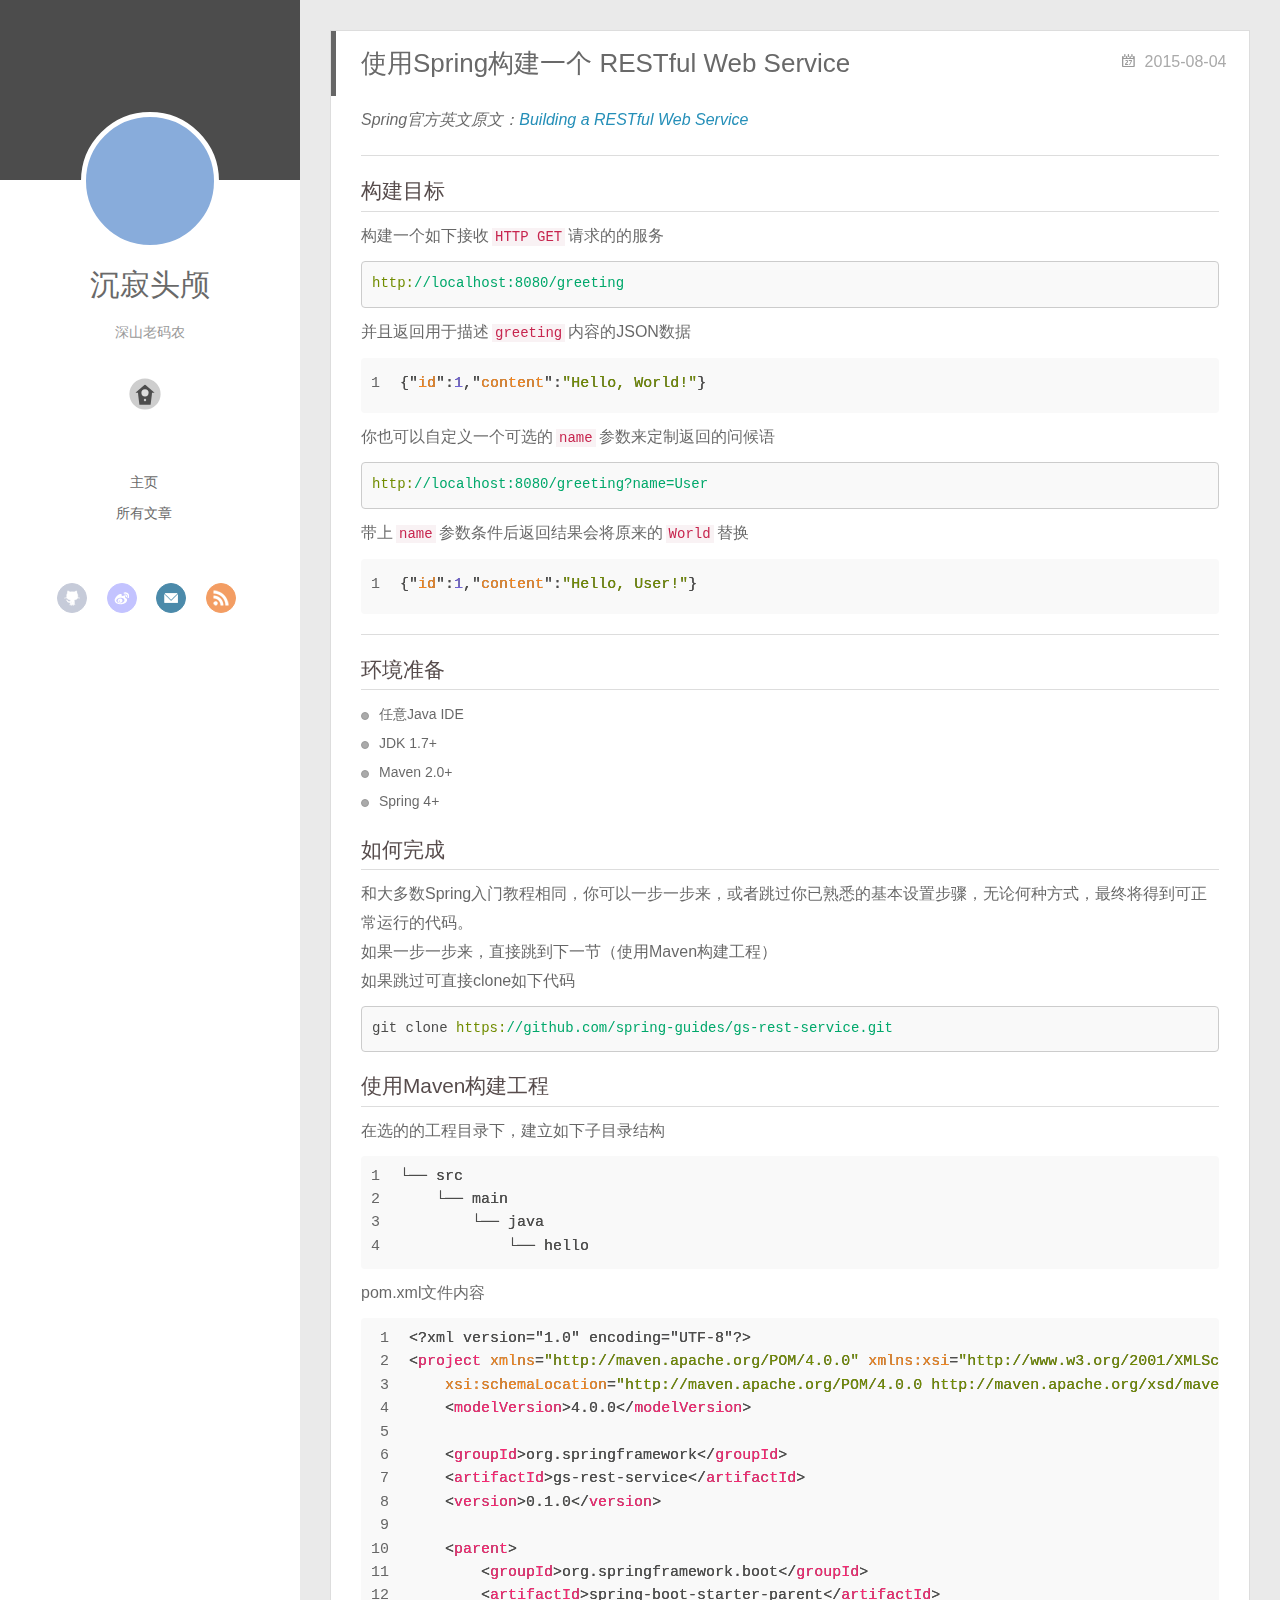
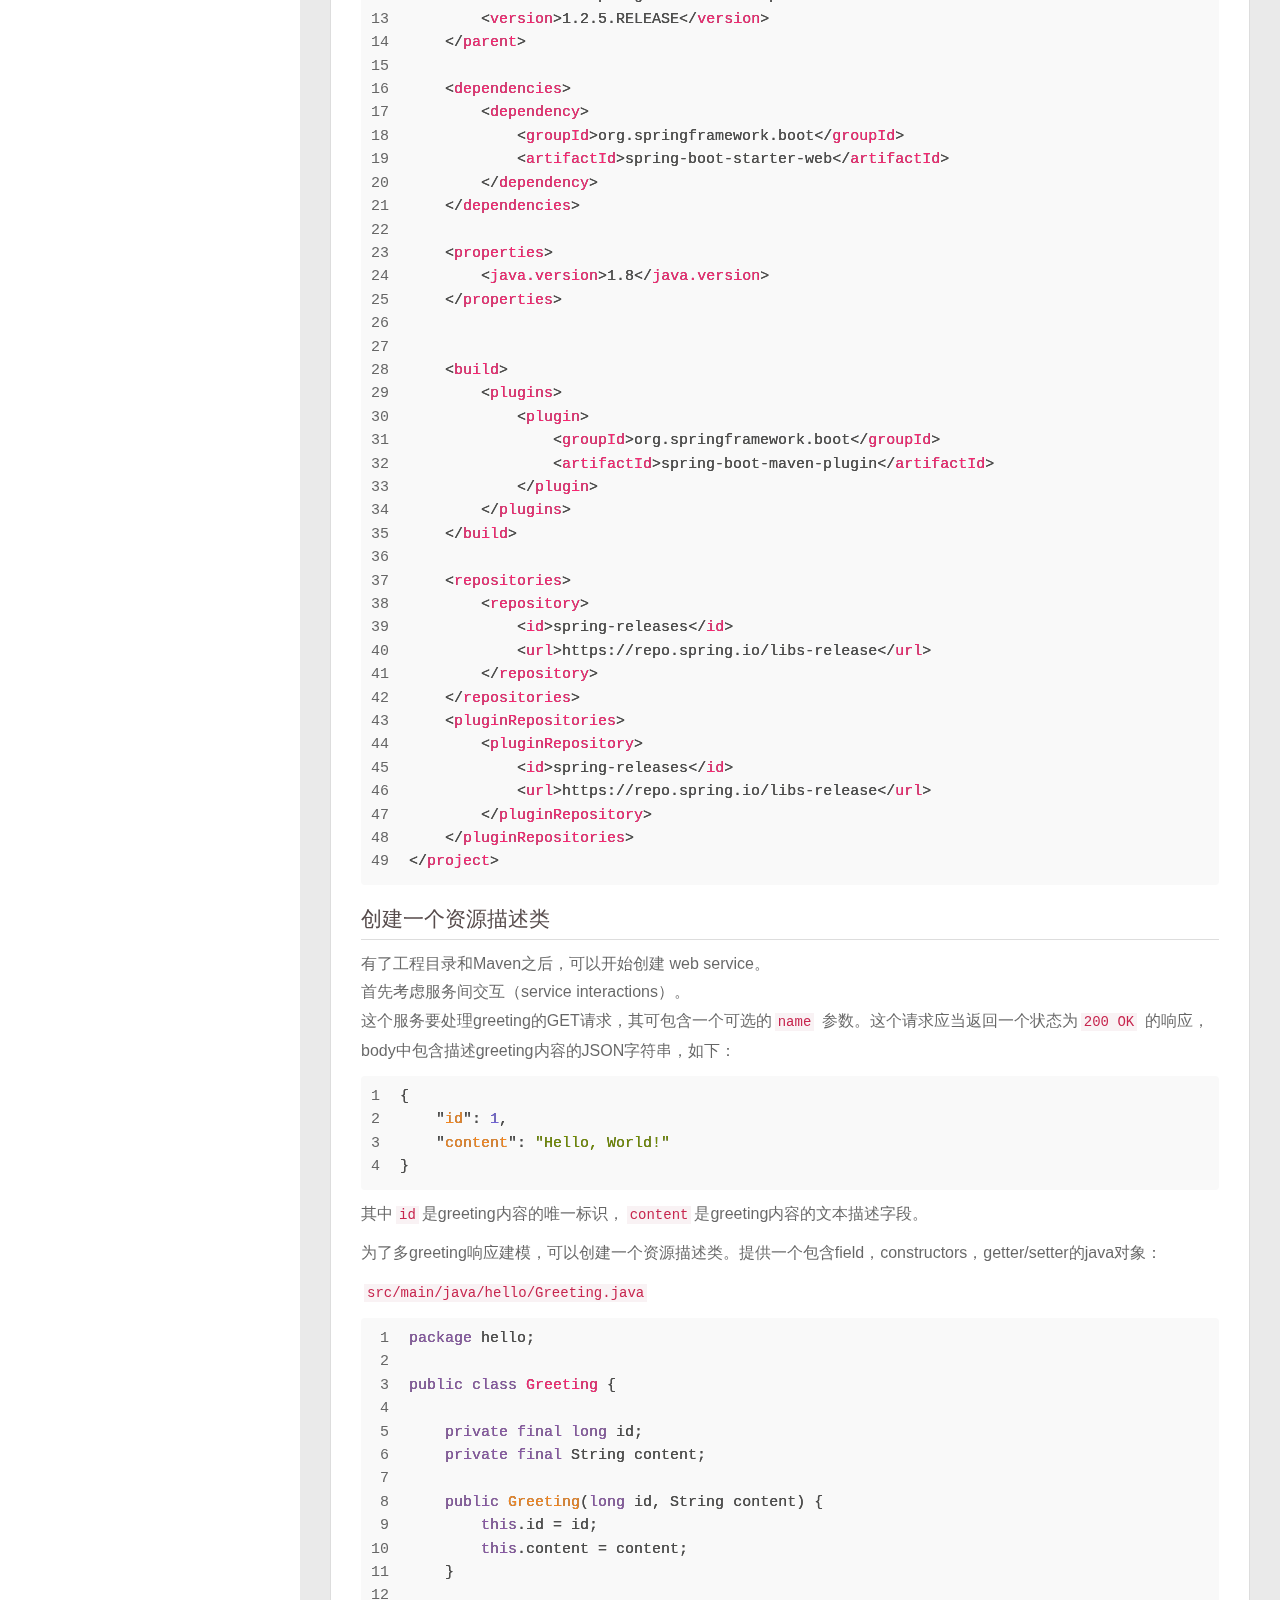
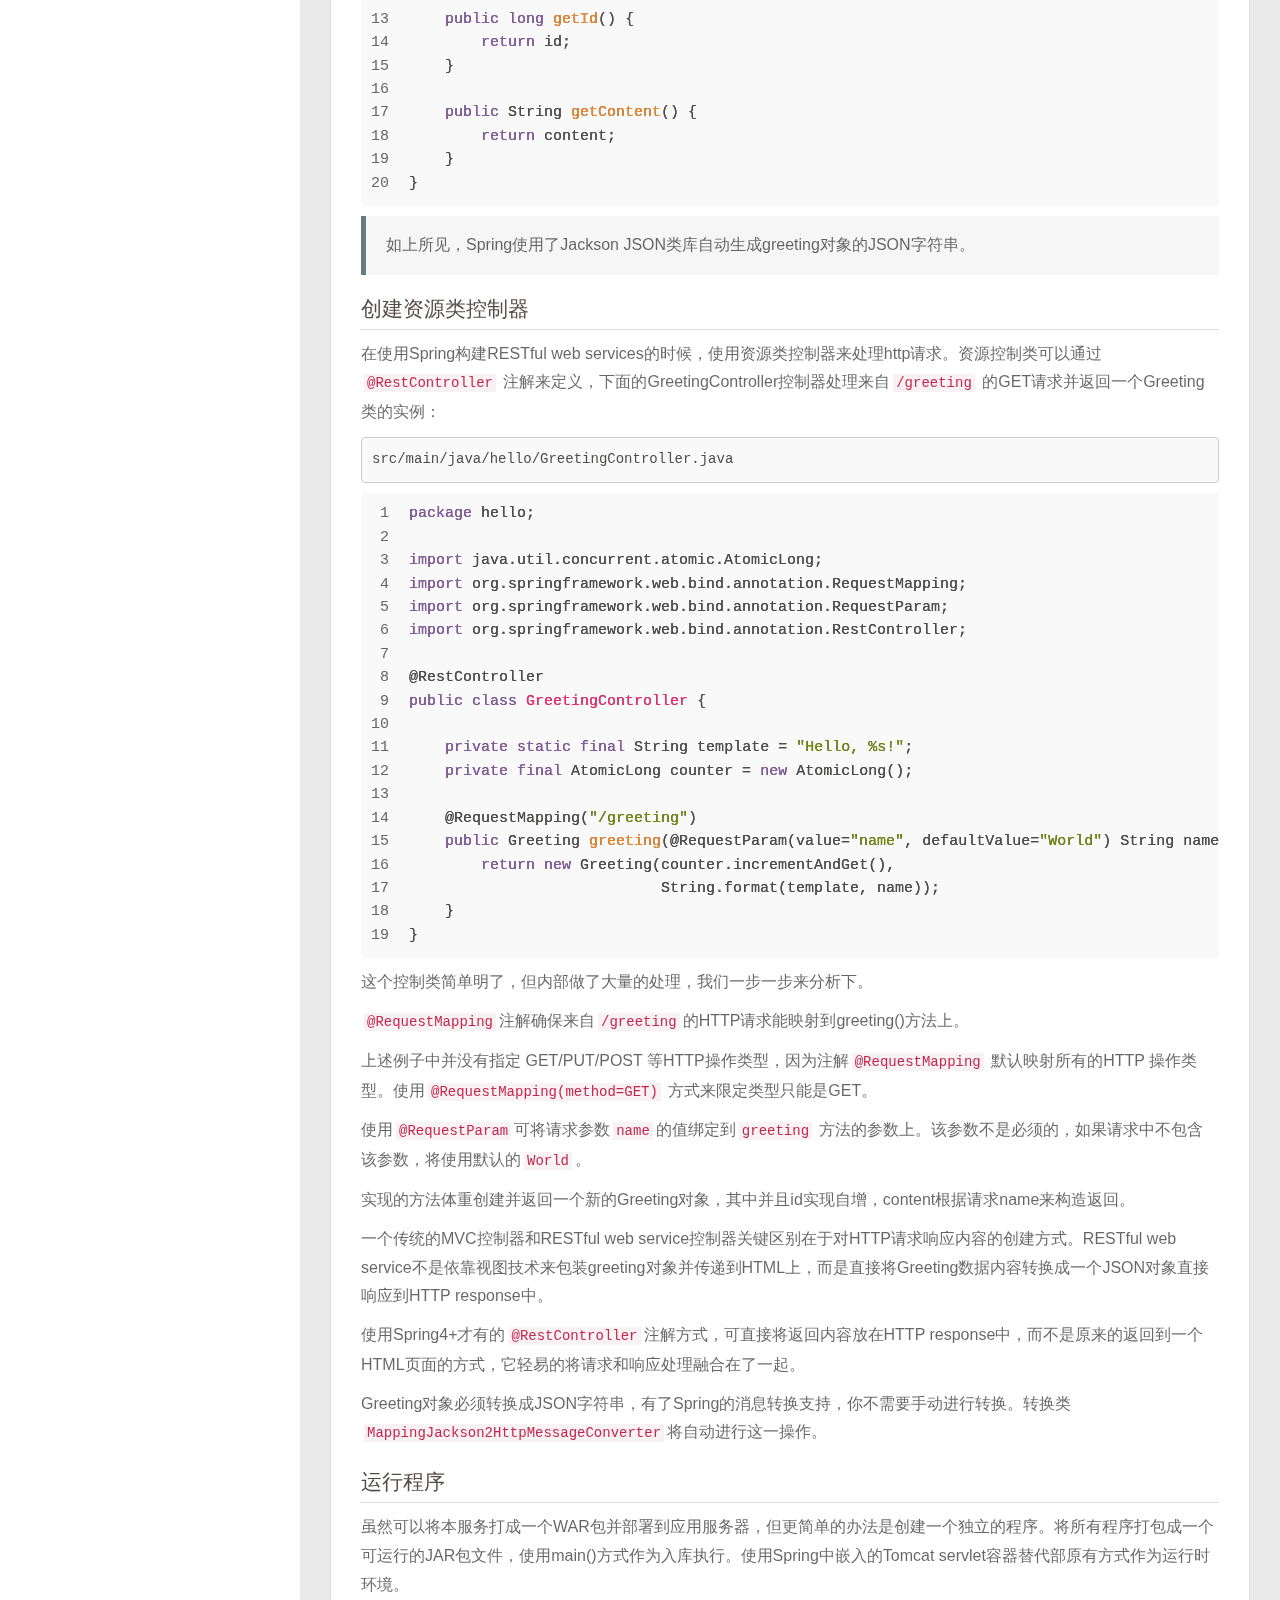
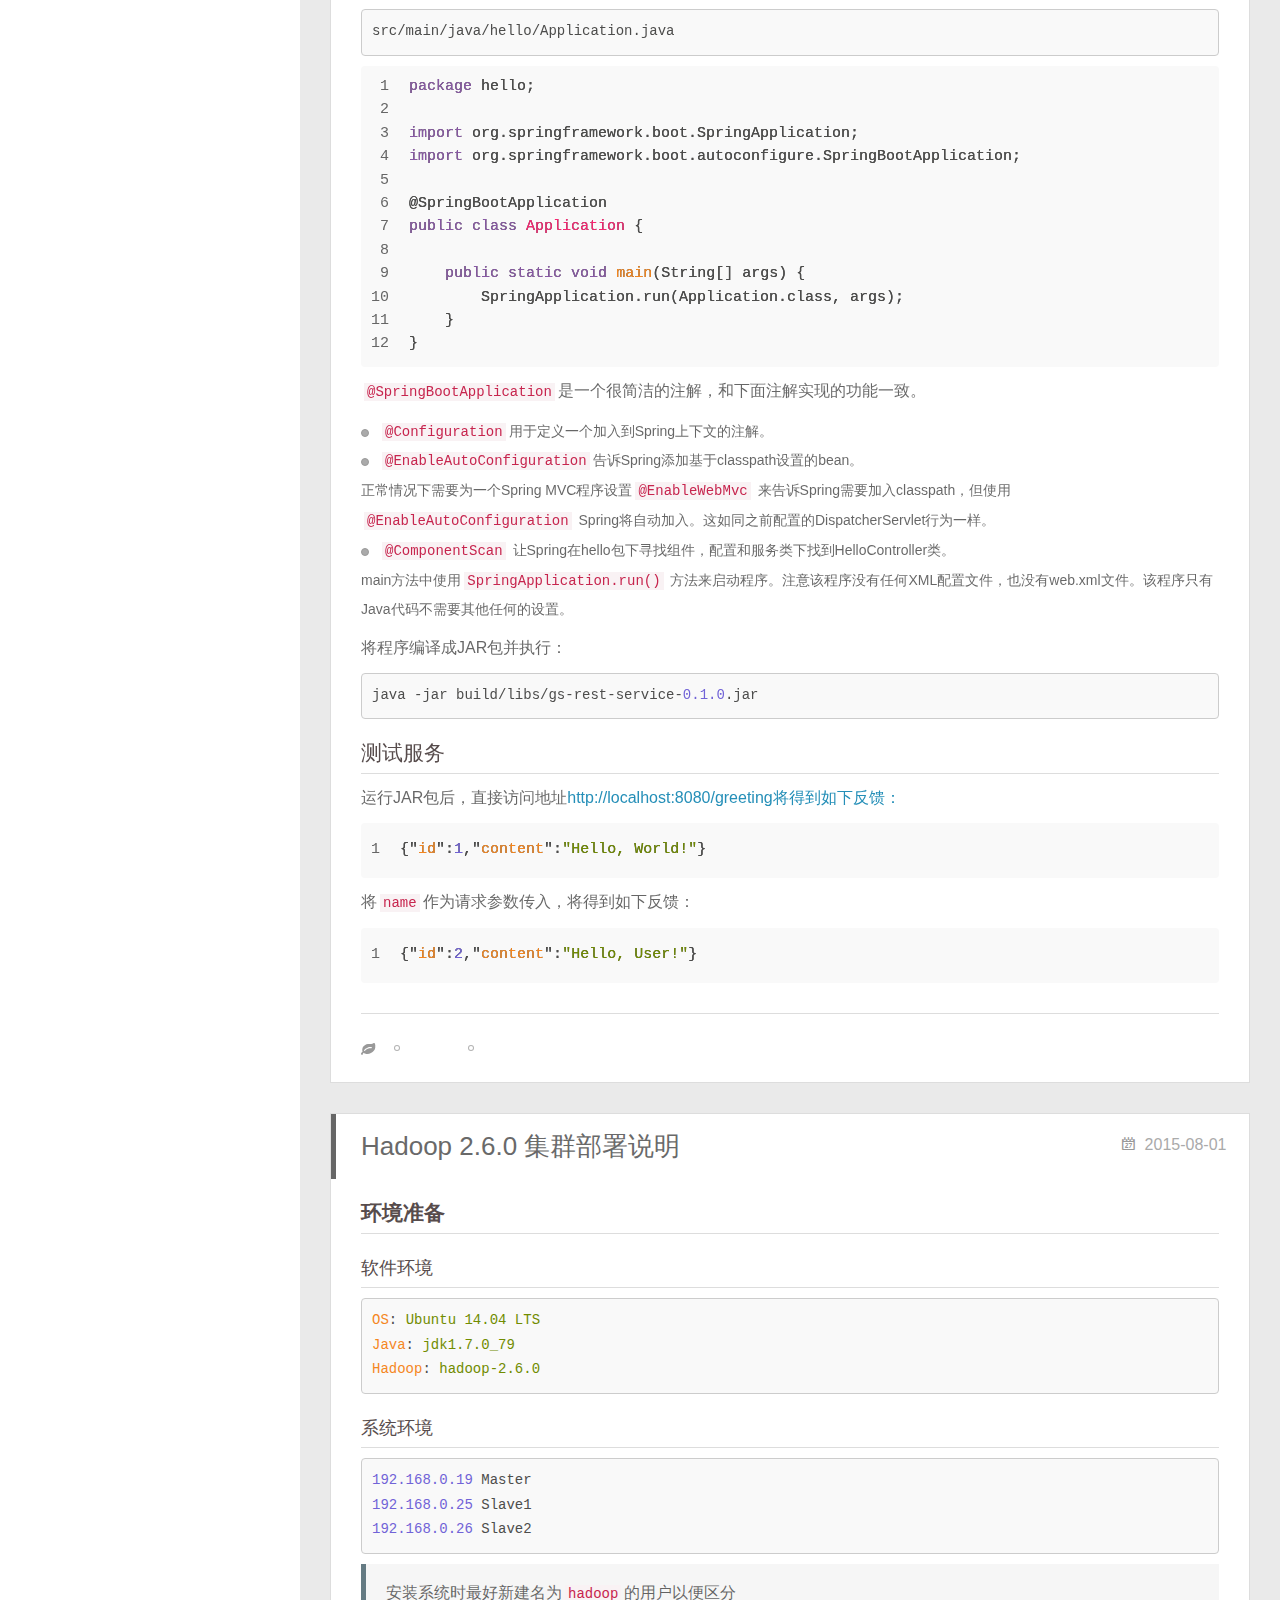
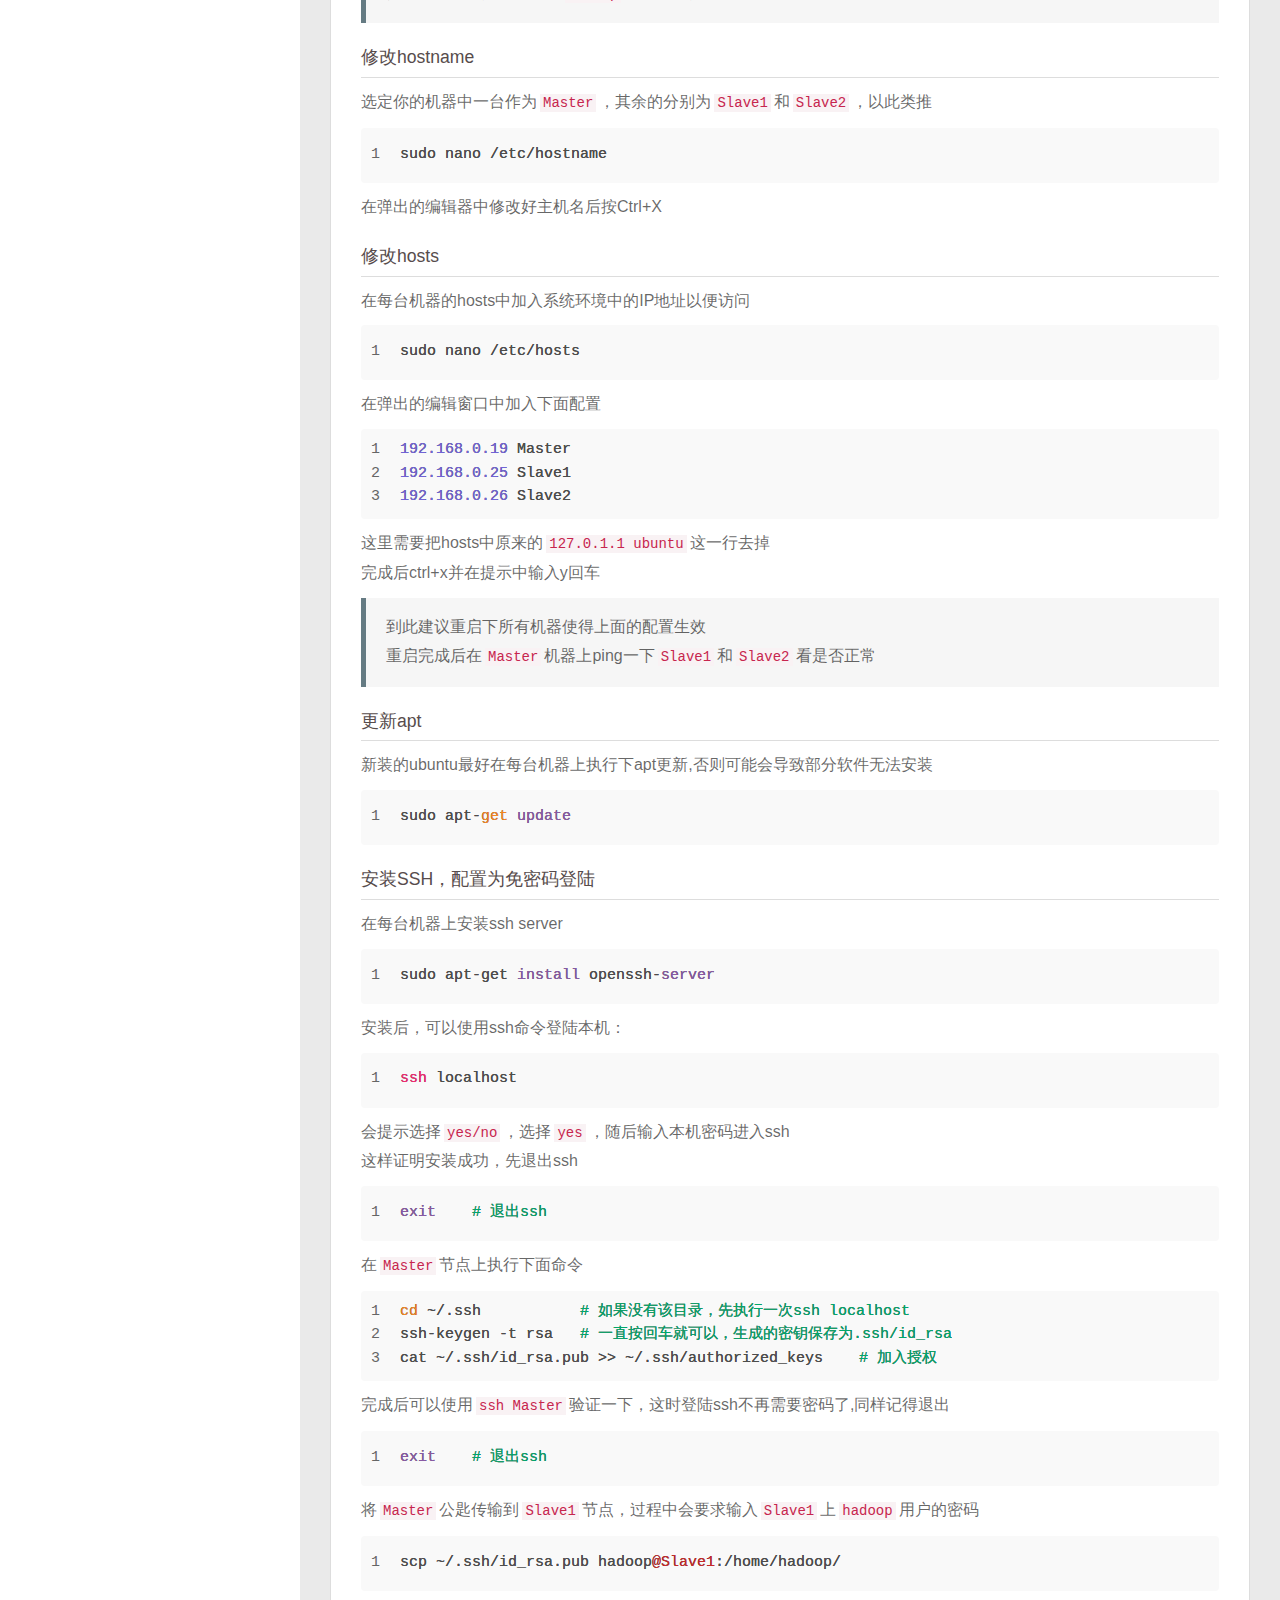
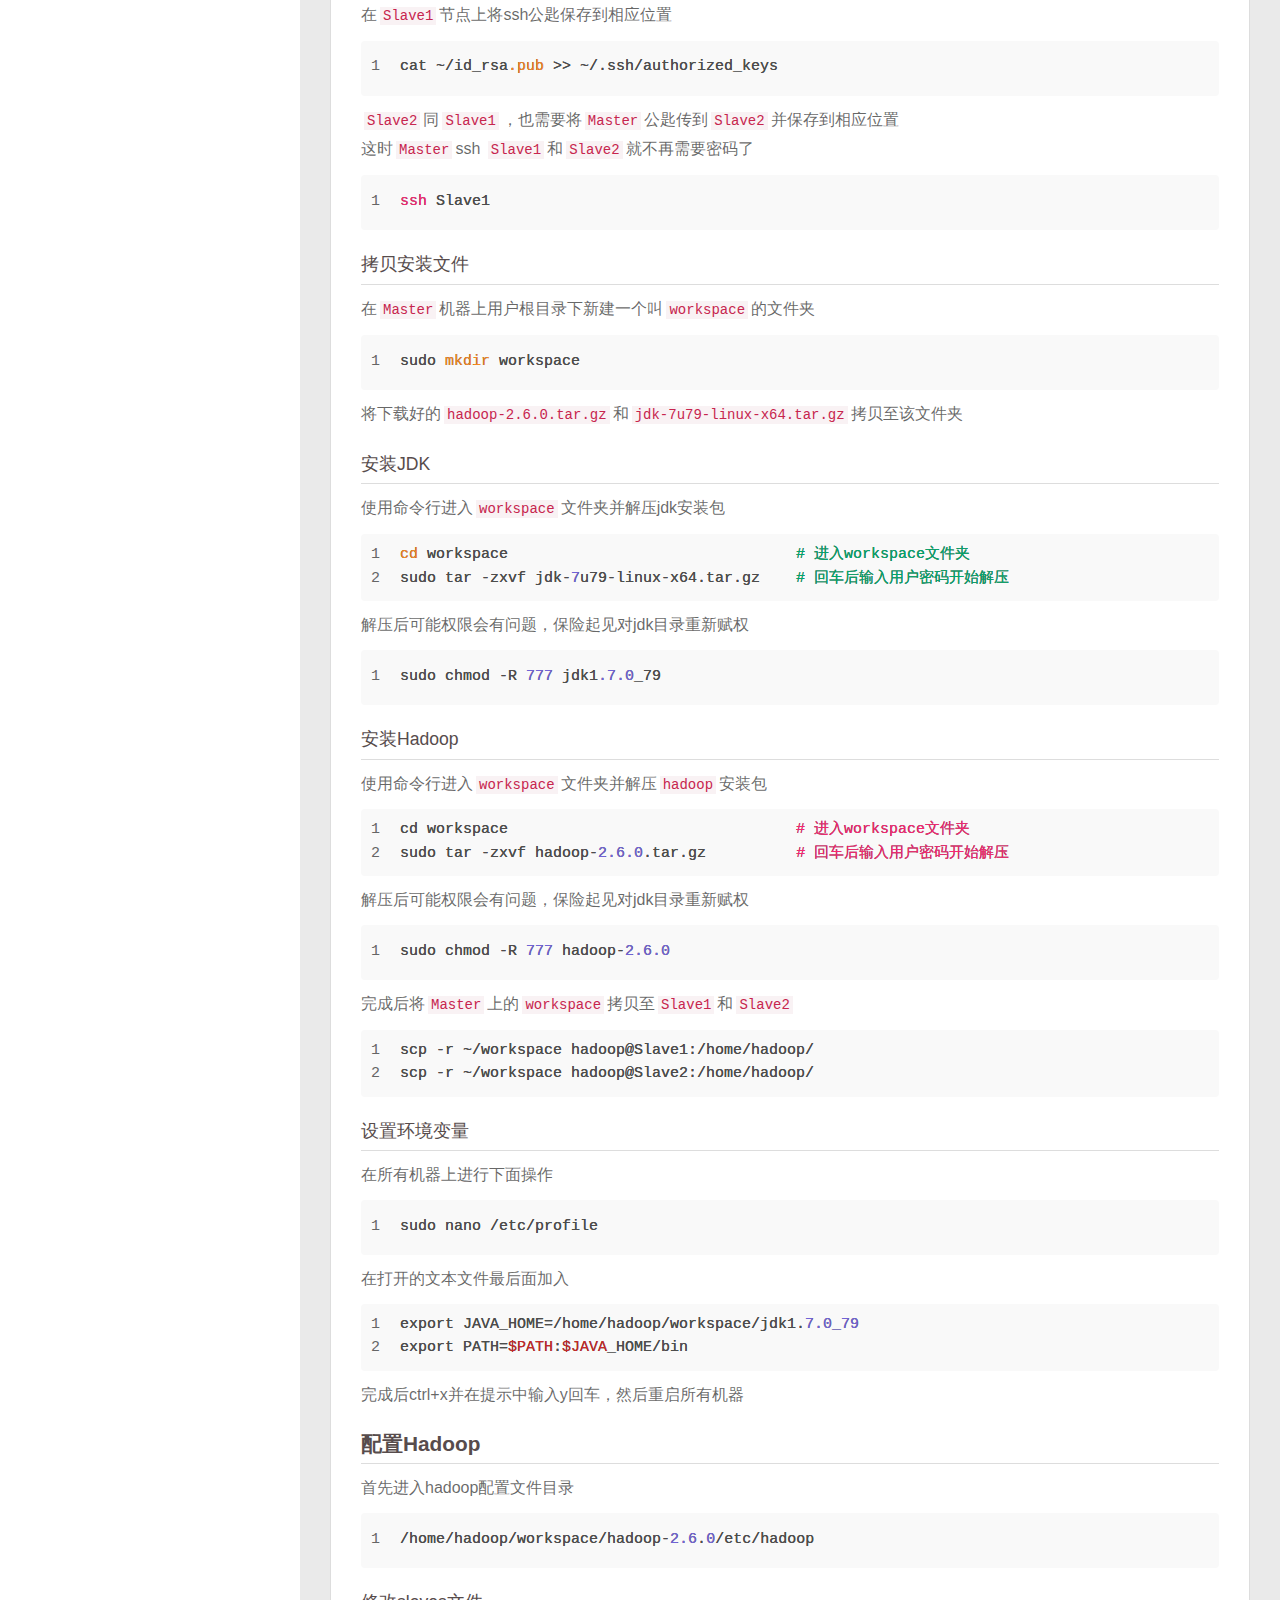
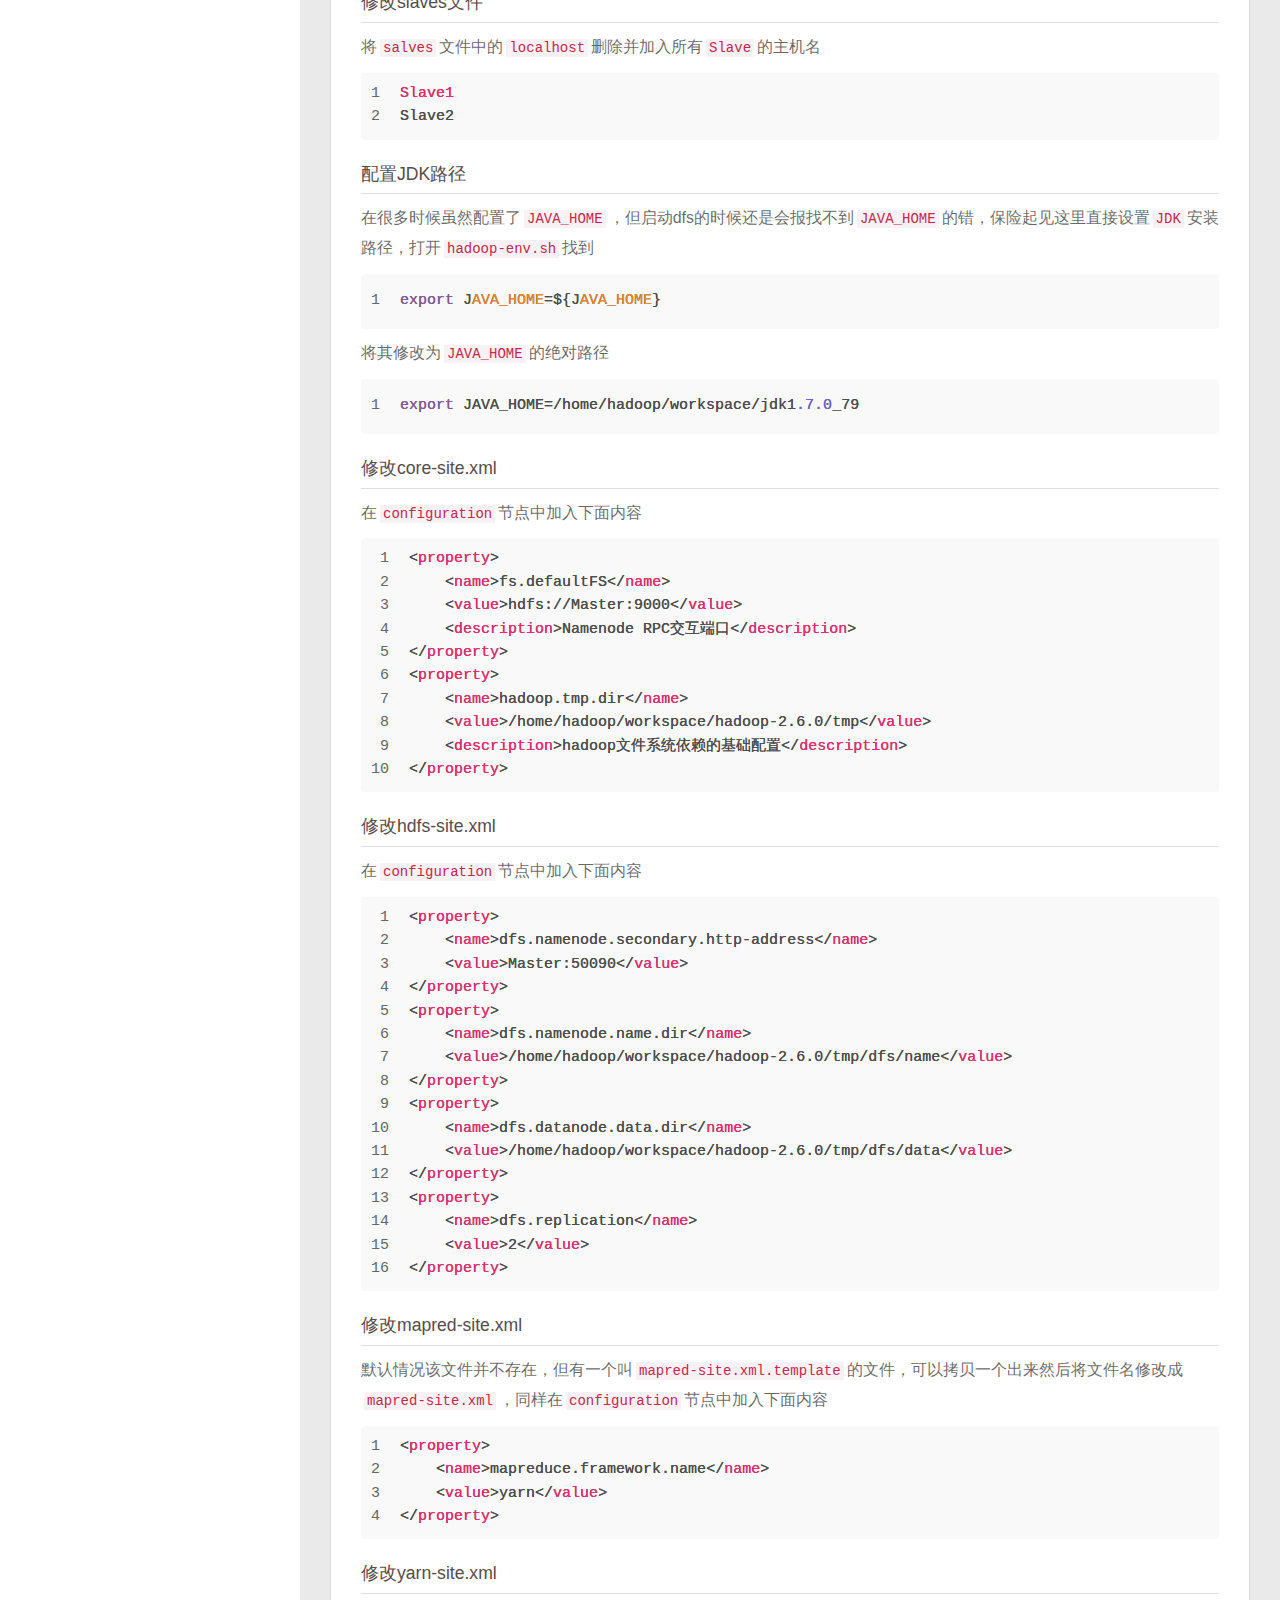
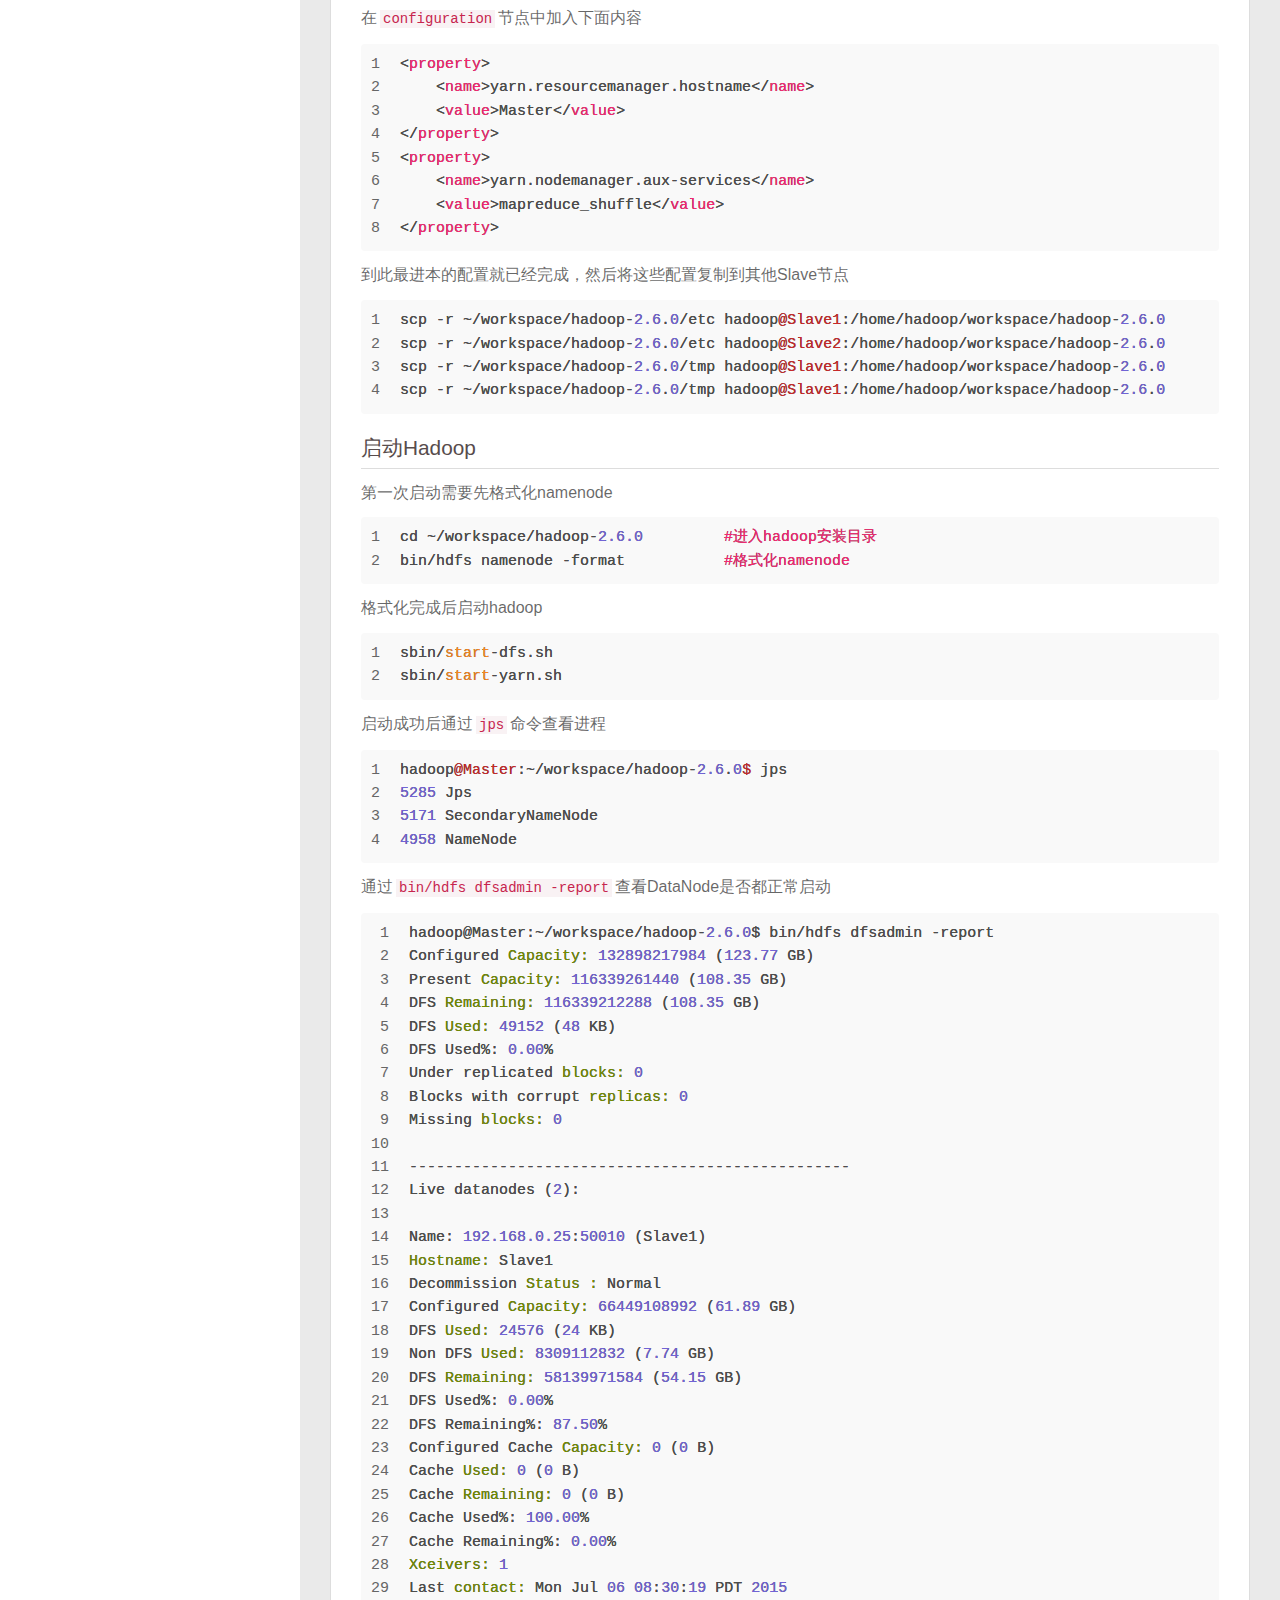
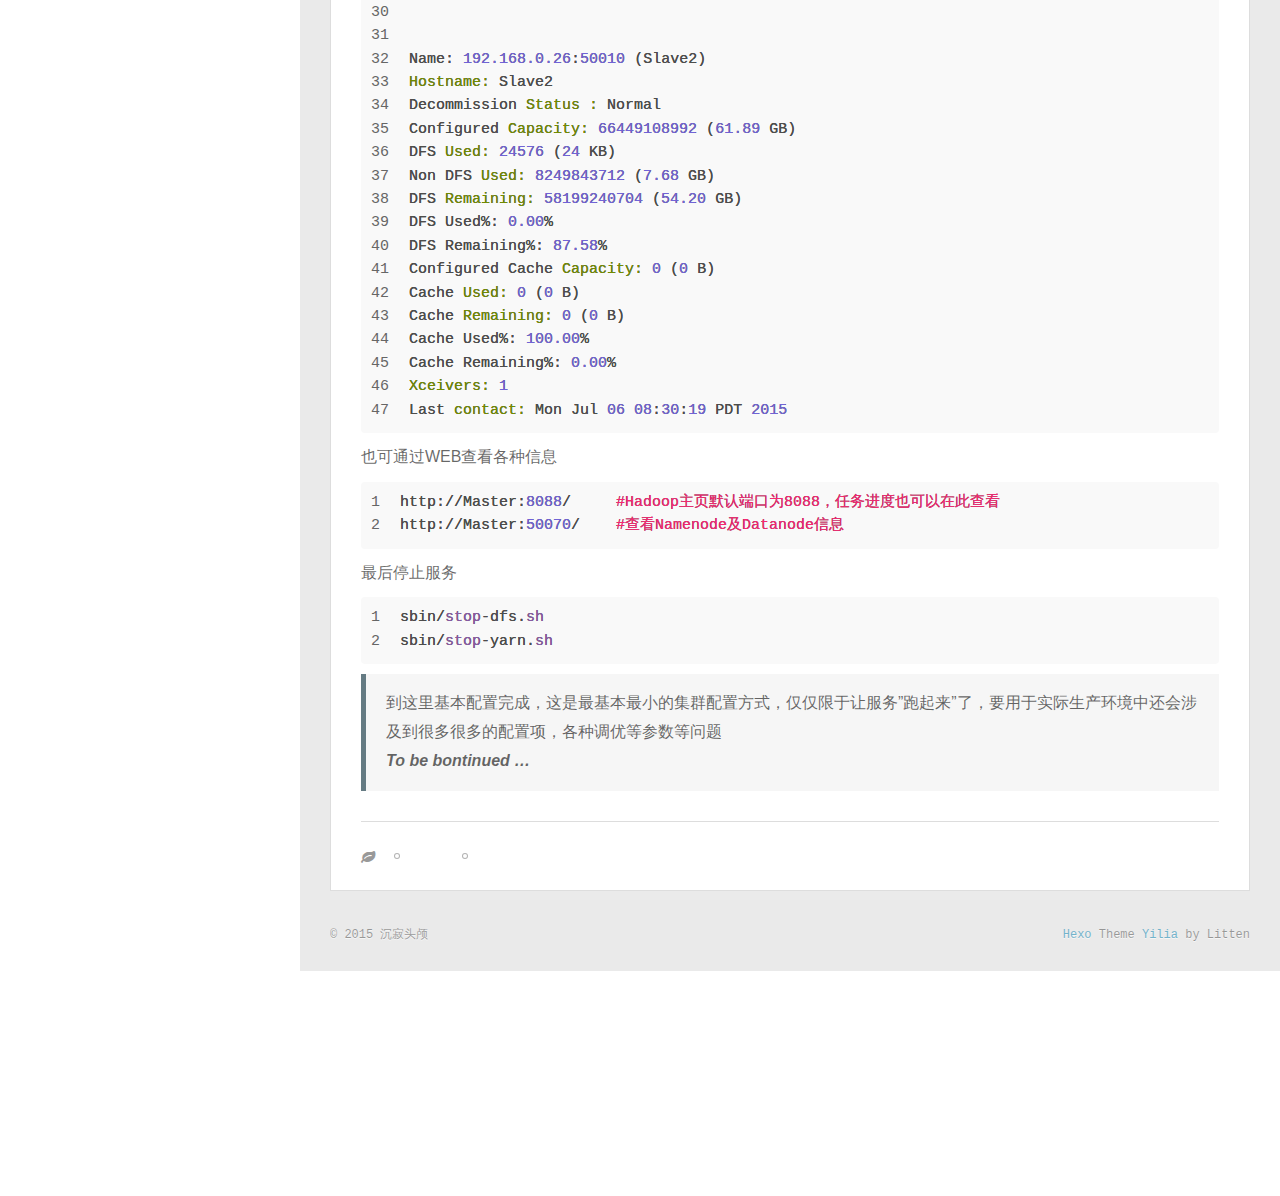
<file: index.html>
<!DOCTYPE html>
<html>
<head>
  <meta charset="utf-8">
  
  <title>沉寂头颅</title>
  <meta name="viewport" content="width=device-width, initial-scale=1, maximum-scale=1">
  <meta name="description">
<meta property="og:type" content="website">
<meta property="og:title" content="沉寂头颅">
<meta property="og:url" content="chensunhao@github.io/index.html">
<meta property="og:site_name" content="沉寂头颅">
<meta property="og:description">
<meta name="twitter:card" content="summary">
<meta name="twitter:title" content="沉寂头颅">
<meta name="twitter:description">
  
    <link rel="alternative" href="/atom.xml" title="沉寂头颅" type="application/atom+xml">
  
  
  <link rel="stylesheet" href="/css/style.css" type="text/css">
<script>
var _hmt = _hmt || [];
(function() {
  var hm = document.createElement("script");
  hm.src = "//hm.baidu.com/hm.js?6a263a550229abf7d7777feaa2f0555b";
  var s = document.getElementsByTagName("script")[0]; 
  s.parentNode.insertBefore(hm, s);
})();
</script>
</head>
<body>
  <div id="container">
    <div class="left-col">
    <div class="overlay"></div>
<div class="intrude-less">
	<header id="header" class="inner">
		<a href="/" class="profilepic">
			
			<img lazy-src="/img/logo.png" class="js-avatar">
			
		</a>

		<hgroup>
		  <h1 class="header-author"><a href="/">沉寂头颅</a></h1>
		</hgroup>

		
		<p class="header-subtitle">深山老码农</p>
		

		
			<div class="switch-btn">
				<div class="icon">
					<div class="icon-ctn">
						<div class="icon-wrap icon-house" data-idx="0">
							<div class="birdhouse"></div>
							<div class="birdhouse_holes"></div>
						</div>
						<div class="icon-wrap icon-ribbon hide" data-idx="1">
							<div class="ribbon"></div>
						</div>
						
						<div class="icon-wrap icon-link hide" data-idx="2">
							<div class="loopback_l"></div>
							<div class="loopback_r"></div>
						</div>
						
						
						<div class="icon-wrap icon-me hide" data-idx="3">
							<div class="user"></div>
							<div class="shoulder"></div>
						</div>
						
					</div>
					
				</div>
				<div class="tips-box hide">
					<div class="tips-arrow"></div>
					<ul class="tips-inner">
						<li>菜单</li>
						<li>标签</li>
						
						<li>友情链接</li>
						
						
						<li>关于我</li>
						
					</ul>
				</div>
			</div>
		

		<div class="switch-area">
			<div class="switch-wrap">
				<section class="switch-part switch-part1">
					<nav class="header-menu">
						<ul>
						
							<li><a href="/">主页</a></li>
				        
							<li><a href="/archives">所有文章</a></li>
				        
						</ul>
					</nav>
					<nav class="header-nav">
						<div class="social">
							
								<a class="github" target="_blank" href="https://github.com/chensunhao" title="github">github</a>
					        
								<a class="weibo" target="_blank" href="http://weibo.com/ycysth" title="weibo">weibo</a>
					        
								<a class="mail" target="_blank" href="/chensunhao#gmail.com" title="mail">mail</a>
					        
								<a class="rss" target="_blank" href="http://chensunhao.github.io/atom.xml" title="rss">rss</a>
					        
						</div>
					</nav>
				</section>
				
				
				<section class="switch-part switch-part2">
					<div class="widget tagcloud" id="js-tagcloud">
						<a href="/tags/Hadoop/" style="font-size: 10px;">Hadoop</a> <a href="/tags/Restful/" style="font-size: 10px;">Restful</a> <a href="/tags/Spring/" style="font-size: 10px;">Spring</a> <a href="/tags/集群/" style="font-size: 10px;">集群</a>
					</div>
				</section>
				
				
				
				<section class="switch-part switch-part3">
					<div id="js-friends">
					
			          <a target="_blank" class="main-nav-link switch-friends-link" href="http://sunxiang0918.cn/">翔妖除魔的博客</a>
			        
			        </div>
				</section>
				

				
				
				<section class="switch-part switch-part4">
				
					<div id="js-aboutme">深山老码农</div>
				</section>
				
			</div>
		</div>
	</header>				
</div>
    </div>
    <div class="mid-col">
      <nav id="mobile-nav">
  	<div class="overlay">
  		<div class="slider-trigger"></div>
  		<h1 class="header-author js-mobile-header hide">沉寂头颅</h1>
  	</div>
	<div class="intrude-less">
		<header id="header" class="inner">
			<div class="profilepic">
				<img lazy-src="/img/logo.png" class="js-avatar">
			</div>
			<hgroup>
			  <h1 class="header-author">沉寂头颅</h1>
			</hgroup>
			
			<p class="header-subtitle">深山老码农</p>
			
			<nav class="header-menu">
				<ul>
				
					<li><a href="/">主页</a></li>
		        
					<li><a href="/archives">所有文章</a></li>
		        
		        <div class="clearfix"></div>
				</ul>
			</nav>
			<nav class="header-nav">
				<div class="social">
					
						<a class="github" target="_blank" href="https://github.com/chensunhao" title="github">github</a>
			        
						<a class="weibo" target="_blank" href="http://weibo.com/ycysth" title="weibo">weibo</a>
			        
						<a class="mail" target="_blank" href="/chensunhao#gmail.com" title="mail">mail</a>
			        
						<a class="rss" target="_blank" href="http://chensunhao.github.io/atom.xml" title="rss">rss</a>
			        
				</div>
			</nav>
		</header>				
	</div>
</nav>
      <div class="body-wrap">
  
    <article id="post-使用Spring构建一个 RESTful Web Service" class="article article-type-post" itemscope itemprop="blogPost">
  
    <div class="article-meta">
      <a href="/2015/08/04/使用Spring构建一个 RESTful Web Service/" class="article-date">
  	<time datetime="2015-08-04T14:23:54.000Z" itemprop="datePublished">2015-08-04</time>
</a>
    </div>
  
  <div class="article-inner">
    
      <input type="hidden" class="isFancy" />
    
    
      <header class="article-header">
        
  
    <h1 itemprop="name">
      <a class="article-title" href="/2015/08/04/使用Spring构建一个 RESTful Web Service/">使用Spring构建一个 RESTful Web Service</a>
    </h1>
  

      </header>
      
    
    <div class="article-entry" itemprop="articleBody">
      
        <p><em>Spring官方英文原文：<a href="http://spring.io/guides/gs/rest-service/" target="_blank" rel="external">Building a RESTful Web Service</a></em></p>
<hr>
<h2 id="构建目标">构建目标</h2><p>构建一个如下接收<code>HTTP GET</code>请求的的服务</p>
<pre><code><span class="string">http:</span><span class="comment">//localhost:8080/greeting</span>
</code></pre><p>并且返回用于描述<code>greeting</code>内容的JSON数据</p>
<figure class="highlight json"><table><tr><td class="gutter"><pre><span class="line">1</span><br></pre></td><td class="code"><pre><span class="line">&#123;"<span class="attribute">id</span>":<span class="value"><span class="number">1</span></span>,"<span class="attribute">content</span>":<span class="value"><span class="string">"Hello, World!"</span></span>&#125;</span><br></pre></td></tr></table></figure>
<p>你也可以自定义一个可选的<code>name</code>参数来定制返回的问候语</p>
<pre><code><span class="string">http:</span><span class="comment">//localhost:8080/greeting?name=User</span>
</code></pre><p>带上<code>name</code>参数条件后返回结果会将原来的<code>World</code>替换</p>
<figure class="highlight json"><table><tr><td class="gutter"><pre><span class="line">1</span><br></pre></td><td class="code"><pre><span class="line">&#123;"<span class="attribute">id</span>":<span class="value"><span class="number">1</span></span>,"<span class="attribute">content</span>":<span class="value"><span class="string">"Hello, User!"</span></span>&#125;</span><br></pre></td></tr></table></figure>
<hr>
<h2 id="环境准备">环境准备</h2><ul>
<li>任意Java IDE</li>
<li>JDK 1.7+</li>
<li>Maven 2.0+</li>
<li>Spring 4+</li>
</ul>
<h2 id="如何完成">如何完成</h2><p>和大多数Spring入门教程相同，你可以一步一步来，或者跳过你已熟悉的基本设置步骤，无论何种方式，最终将得到可正常运行的代码。<br>如果一步一步来，直接跳到下一节（使用Maven构建工程）<br>如果跳过可直接clone如下代码</p>
<pre><code>git clone <span class="string">https:</span><span class="comment">//github.com/spring-guides/gs-rest-service.git</span>
</code></pre><h2 id="使用Maven构建工程">使用Maven构建工程</h2><p>在选的的工程目录下，建立如下子目录结构</p>
<figure class="highlight"><table><tr><td class="gutter"><pre><span class="line">1</span><br><span class="line">2</span><br><span class="line">3</span><br><span class="line">4</span><br></pre></td><td class="code"><pre><span class="line">└── src</span><br><span class="line">    └── main</span><br><span class="line">        └── java</span><br><span class="line">            └── hello</span><br></pre></td></tr></table></figure>
<p>pom.xml文件内容</p>
<figure class="highlight xml"><table><tr><td class="gutter"><pre><span class="line">1</span><br><span class="line">2</span><br><span class="line">3</span><br><span class="line">4</span><br><span class="line">5</span><br><span class="line">6</span><br><span class="line">7</span><br><span class="line">8</span><br><span class="line">9</span><br><span class="line">10</span><br><span class="line">11</span><br><span class="line">12</span><br><span class="line">13</span><br><span class="line">14</span><br><span class="line">15</span><br><span class="line">16</span><br><span class="line">17</span><br><span class="line">18</span><br><span class="line">19</span><br><span class="line">20</span><br><span class="line">21</span><br><span class="line">22</span><br><span class="line">23</span><br><span class="line">24</span><br><span class="line">25</span><br><span class="line">26</span><br><span class="line">27</span><br><span class="line">28</span><br><span class="line">29</span><br><span class="line">30</span><br><span class="line">31</span><br><span class="line">32</span><br><span class="line">33</span><br><span class="line">34</span><br><span class="line">35</span><br><span class="line">36</span><br><span class="line">37</span><br><span class="line">38</span><br><span class="line">39</span><br><span class="line">40</span><br><span class="line">41</span><br><span class="line">42</span><br><span class="line">43</span><br><span class="line">44</span><br><span class="line">45</span><br><span class="line">46</span><br><span class="line">47</span><br><span class="line">48</span><br><span class="line">49</span><br></pre></td><td class="code"><pre><span class="line"><span class="pi">&lt;?xml version="1.0" encoding="UTF-8"?&gt;</span></span><br><span class="line"><span class="tag">&lt;<span class="title">project</span> <span class="attribute">xmlns</span>=<span class="value">"http://maven.apache.org/POM/4.0.0"</span> <span class="attribute">xmlns:xsi</span>=<span class="value">"http://www.w3.org/2001/XMLSchema-instance"</span></span><br><span class="line">    <span class="attribute">xsi:schemaLocation</span>=<span class="value">"http://maven.apache.org/POM/4.0.0 http://maven.apache.org/xsd/maven-4.0.0.xsd"</span>&gt;</span></span><br><span class="line">    <span class="tag">&lt;<span class="title">modelVersion</span>&gt;</span>4.0.0<span class="tag">&lt;/<span class="title">modelVersion</span>&gt;</span></span><br><span class="line"></span><br><span class="line">    <span class="tag">&lt;<span class="title">groupId</span>&gt;</span>org.springframework<span class="tag">&lt;/<span class="title">groupId</span>&gt;</span></span><br><span class="line">    <span class="tag">&lt;<span class="title">artifactId</span>&gt;</span>gs-rest-service<span class="tag">&lt;/<span class="title">artifactId</span>&gt;</span></span><br><span class="line">    <span class="tag">&lt;<span class="title">version</span>&gt;</span>0.1.0<span class="tag">&lt;/<span class="title">version</span>&gt;</span></span><br><span class="line"></span><br><span class="line">    <span class="tag">&lt;<span class="title">parent</span>&gt;</span></span><br><span class="line">        <span class="tag">&lt;<span class="title">groupId</span>&gt;</span>org.springframework.boot<span class="tag">&lt;/<span class="title">groupId</span>&gt;</span></span><br><span class="line">        <span class="tag">&lt;<span class="title">artifactId</span>&gt;</span>spring-boot-starter-parent<span class="tag">&lt;/<span class="title">artifactId</span>&gt;</span></span><br><span class="line">        <span class="tag">&lt;<span class="title">version</span>&gt;</span>1.2.5.RELEASE<span class="tag">&lt;/<span class="title">version</span>&gt;</span></span><br><span class="line">    <span class="tag">&lt;/<span class="title">parent</span>&gt;</span></span><br><span class="line"></span><br><span class="line">    <span class="tag">&lt;<span class="title">dependencies</span>&gt;</span></span><br><span class="line">        <span class="tag">&lt;<span class="title">dependency</span>&gt;</span></span><br><span class="line">            <span class="tag">&lt;<span class="title">groupId</span>&gt;</span>org.springframework.boot<span class="tag">&lt;/<span class="title">groupId</span>&gt;</span></span><br><span class="line">            <span class="tag">&lt;<span class="title">artifactId</span>&gt;</span>spring-boot-starter-web<span class="tag">&lt;/<span class="title">artifactId</span>&gt;</span></span><br><span class="line">        <span class="tag">&lt;/<span class="title">dependency</span>&gt;</span></span><br><span class="line">    <span class="tag">&lt;/<span class="title">dependencies</span>&gt;</span></span><br><span class="line"></span><br><span class="line">    <span class="tag">&lt;<span class="title">properties</span>&gt;</span></span><br><span class="line">        <span class="tag">&lt;<span class="title">java.version</span>&gt;</span>1.8<span class="tag">&lt;/<span class="title">java.version</span>&gt;</span></span><br><span class="line">    <span class="tag">&lt;/<span class="title">properties</span>&gt;</span></span><br><span class="line"></span><br><span class="line"></span><br><span class="line">    <span class="tag">&lt;<span class="title">build</span>&gt;</span></span><br><span class="line">        <span class="tag">&lt;<span class="title">plugins</span>&gt;</span></span><br><span class="line">            <span class="tag">&lt;<span class="title">plugin</span>&gt;</span></span><br><span class="line">                <span class="tag">&lt;<span class="title">groupId</span>&gt;</span>org.springframework.boot<span class="tag">&lt;/<span class="title">groupId</span>&gt;</span></span><br><span class="line">                <span class="tag">&lt;<span class="title">artifactId</span>&gt;</span>spring-boot-maven-plugin<span class="tag">&lt;/<span class="title">artifactId</span>&gt;</span></span><br><span class="line">            <span class="tag">&lt;/<span class="title">plugin</span>&gt;</span></span><br><span class="line">        <span class="tag">&lt;/<span class="title">plugins</span>&gt;</span></span><br><span class="line">    <span class="tag">&lt;/<span class="title">build</span>&gt;</span></span><br><span class="line"></span><br><span class="line">    <span class="tag">&lt;<span class="title">repositories</span>&gt;</span></span><br><span class="line">        <span class="tag">&lt;<span class="title">repository</span>&gt;</span></span><br><span class="line">            <span class="tag">&lt;<span class="title">id</span>&gt;</span>spring-releases<span class="tag">&lt;/<span class="title">id</span>&gt;</span></span><br><span class="line">            <span class="tag">&lt;<span class="title">url</span>&gt;</span>https://repo.spring.io/libs-release<span class="tag">&lt;/<span class="title">url</span>&gt;</span></span><br><span class="line">        <span class="tag">&lt;/<span class="title">repository</span>&gt;</span></span><br><span class="line">    <span class="tag">&lt;/<span class="title">repositories</span>&gt;</span></span><br><span class="line">    <span class="tag">&lt;<span class="title">pluginRepositories</span>&gt;</span></span><br><span class="line">        <span class="tag">&lt;<span class="title">pluginRepository</span>&gt;</span></span><br><span class="line">            <span class="tag">&lt;<span class="title">id</span>&gt;</span>spring-releases<span class="tag">&lt;/<span class="title">id</span>&gt;</span></span><br><span class="line">            <span class="tag">&lt;<span class="title">url</span>&gt;</span>https://repo.spring.io/libs-release<span class="tag">&lt;/<span class="title">url</span>&gt;</span></span><br><span class="line">        <span class="tag">&lt;/<span class="title">pluginRepository</span>&gt;</span></span><br><span class="line">    <span class="tag">&lt;/<span class="title">pluginRepositories</span>&gt;</span></span><br><span class="line"><span class="tag">&lt;/<span class="title">project</span>&gt;</span></span><br></pre></td></tr></table></figure>
<h2 id="创建一个资源描述类">创建一个资源描述类</h2><p>有了工程目录和Maven之后，可以开始创建 web service。<br>首先考虑服务间交互（service interactions）。<br>这个服务要处理greeting的GET请求，其可包含一个可选的<code>name</code> 参数。这个请求应当返回一个状态为<code>200 OK</code> 的响应，body中包含描述greeting内容的JSON字符串，如下：<br><figure class="highlight json"><table><tr><td class="gutter"><pre><span class="line">1</span><br><span class="line">2</span><br><span class="line">3</span><br><span class="line">4</span><br></pre></td><td class="code"><pre><span class="line">&#123;</span><br><span class="line">    "<span class="attribute">id</span>": <span class="value"><span class="number">1</span></span>,</span><br><span class="line">    "<span class="attribute">content</span>": <span class="value"><span class="string">"Hello, World!"</span></span><br><span class="line"></span>&#125;</span><br></pre></td></tr></table></figure></p>
<p>其中<code>id</code>是greeting内容的唯一标识，<code>content</code>是greeting内容的文本描述字段。</p>
<p>为了多greeting响应建模，可以创建一个资源描述类。提供一个包含field，constructors，getter/setter的java对象：</p>
<p><code>src/main/java/hello/Greeting.java</code></p>
<figure class="highlight java"><table><tr><td class="gutter"><pre><span class="line">1</span><br><span class="line">2</span><br><span class="line">3</span><br><span class="line">4</span><br><span class="line">5</span><br><span class="line">6</span><br><span class="line">7</span><br><span class="line">8</span><br><span class="line">9</span><br><span class="line">10</span><br><span class="line">11</span><br><span class="line">12</span><br><span class="line">13</span><br><span class="line">14</span><br><span class="line">15</span><br><span class="line">16</span><br><span class="line">17</span><br><span class="line">18</span><br><span class="line">19</span><br><span class="line">20</span><br></pre></td><td class="code"><pre><span class="line"><span class="keyword">package</span> hello;</span><br><span class="line"></span><br><span class="line"><span class="keyword">public</span> <span class="class"><span class="keyword">class</span> <span class="title">Greeting</span> </span>&#123;</span><br><span class="line"></span><br><span class="line">    <span class="keyword">private</span> <span class="keyword">final</span> <span class="keyword">long</span> id;</span><br><span class="line">    <span class="keyword">private</span> <span class="keyword">final</span> String content;</span><br><span class="line"></span><br><span class="line">    <span class="function"><span class="keyword">public</span> <span class="title">Greeting</span><span class="params">(<span class="keyword">long</span> id, String content)</span> </span>&#123;</span><br><span class="line">        <span class="keyword">this</span>.id = id;</span><br><span class="line">        <span class="keyword">this</span>.content = content;</span><br><span class="line">    &#125;</span><br><span class="line"></span><br><span class="line">    <span class="function"><span class="keyword">public</span> <span class="keyword">long</span> <span class="title">getId</span><span class="params">()</span> </span>&#123;</span><br><span class="line">        <span class="keyword">return</span> id;</span><br><span class="line">    &#125;</span><br><span class="line"></span><br><span class="line">    <span class="function"><span class="keyword">public</span> String <span class="title">getContent</span><span class="params">()</span> </span>&#123;</span><br><span class="line">        <span class="keyword">return</span> content;</span><br><span class="line">    &#125;</span><br><span class="line">&#125;</span><br></pre></td></tr></table></figure>
<blockquote>
<p>如上所见，Spring使用了Jackson JSON类库自动生成greeting对象的JSON字符串。</p>
</blockquote>
<h2 id="创建资源类控制器">创建资源类控制器</h2><p>在使用Spring构建RESTful web services的时候，使用资源类控制器来处理http请求。资源控制类可以通过<code>@RestController</code> 注解来定义，下面的GreetingController控制器处理来自<code>/greeting</code> 的GET请求并返回一个Greeting类的实例：</p>
<pre><code>src<span class="regexp">/main/</span>java<span class="regexp">/hello/G</span>reetingController.java
</code></pre><figure class="highlight java"><table><tr><td class="gutter"><pre><span class="line">1</span><br><span class="line">2</span><br><span class="line">3</span><br><span class="line">4</span><br><span class="line">5</span><br><span class="line">6</span><br><span class="line">7</span><br><span class="line">8</span><br><span class="line">9</span><br><span class="line">10</span><br><span class="line">11</span><br><span class="line">12</span><br><span class="line">13</span><br><span class="line">14</span><br><span class="line">15</span><br><span class="line">16</span><br><span class="line">17</span><br><span class="line">18</span><br><span class="line">19</span><br></pre></td><td class="code"><pre><span class="line"><span class="keyword">package</span> hello;</span><br><span class="line"></span><br><span class="line"><span class="keyword">import</span> java.util.concurrent.atomic.AtomicLong;</span><br><span class="line"><span class="keyword">import</span> org.springframework.web.bind.annotation.RequestMapping;</span><br><span class="line"><span class="keyword">import</span> org.springframework.web.bind.annotation.RequestParam;</span><br><span class="line"><span class="keyword">import</span> org.springframework.web.bind.annotation.RestController;</span><br><span class="line"></span><br><span class="line"><span class="annotation">@RestController</span></span><br><span class="line"><span class="keyword">public</span> <span class="class"><span class="keyword">class</span> <span class="title">GreetingController</span> </span>&#123;</span><br><span class="line"></span><br><span class="line">    <span class="keyword">private</span> <span class="keyword">static</span> <span class="keyword">final</span> String template = <span class="string">"Hello, %s!"</span>;</span><br><span class="line">    <span class="keyword">private</span> <span class="keyword">final</span> AtomicLong counter = <span class="keyword">new</span> AtomicLong();</span><br><span class="line"></span><br><span class="line">    <span class="annotation">@RequestMapping</span>(<span class="string">"/greeting"</span>)</span><br><span class="line">    <span class="function"><span class="keyword">public</span> Greeting <span class="title">greeting</span><span class="params">(@RequestParam(value=<span class="string">"name"</span>, defaultValue=<span class="string">"World"</span>)</span> String name) </span>&#123;</span><br><span class="line">        <span class="keyword">return</span> <span class="keyword">new</span> Greeting(counter.incrementAndGet(),</span><br><span class="line">                            String.format(template, name));</span><br><span class="line">    &#125;</span><br><span class="line">&#125;</span><br></pre></td></tr></table></figure>
<p>这个控制类简单明了，但内部做了大量的处理，我们一步一步来分析下。</p>
<p><code>@RequestMapping</code>注解确保来自<code>/greeting</code>的HTTP请求能映射到greeting()方法上。</p>
<p>上述例子中并没有指定 GET/PUT/POST 等HTTP操作类型，因为注解<code>@RequestMapping</code> 默认映射所有的HTTP 操作类型。使用<code>@RequestMapping(method=GET)</code> 方式来限定类型只能是GET。</p>
<p>使用<code>@RequestParam</code>可将请求参数<code>name</code>的值绑定到<code>greeting</code> 方法的参数上。该参数不是必须的，如果请求中不包含该参数，将使用默认的<code>World</code>。</p>
<p>实现的方法体重创建并返回一个新的Greeting对象，其中并且id实现自增，content根据请求name来构造返回。</p>
<p>一个传统的MVC控制器和RESTful web service控制器关键区别在于对HTTP请求响应内容的创建方式。RESTful web service不是依靠视图技术来包装greeting对象并传递到HTML上，而是直接将Greeting数据内容转换成一个JSON对象直接响应到HTTP response中。</p>
<p>使用Spring4+才有的<code>@RestController</code>注解方式，可直接将返回内容放在HTTP response中，而不是原来的返回到一个HTML页面的方式，它轻易的将请求和响应处理融合在了一起。</p>
<p>Greeting对象必须转换成JSON字符串，有了Spring的消息转换支持，你不需要手动进行转换。转换类<code>MappingJackson2HttpMessageConverter</code>将自动进行这一操作。</p>
<h2 id="运行程序">运行程序</h2><p>虽然可以将本服务打成一个WAR包并部署到应用服务器，但更简单的办法是创建一个独立的程序。将所有程序打包成一个可运行的JAR包文件，使用main()方式作为入库执行。使用Spring中嵌入的Tomcat servlet容器替代部原有方式作为运行时环境。</p>
<pre><code>src<span class="regexp">/main/</span>java<span class="regexp">/hello/</span>Application.java
</code></pre><figure class="highlight java"><table><tr><td class="gutter"><pre><span class="line">1</span><br><span class="line">2</span><br><span class="line">3</span><br><span class="line">4</span><br><span class="line">5</span><br><span class="line">6</span><br><span class="line">7</span><br><span class="line">8</span><br><span class="line">9</span><br><span class="line">10</span><br><span class="line">11</span><br><span class="line">12</span><br></pre></td><td class="code"><pre><span class="line"><span class="keyword">package</span> hello;</span><br><span class="line"></span><br><span class="line"><span class="keyword">import</span> org.springframework.boot.SpringApplication;</span><br><span class="line"><span class="keyword">import</span> org.springframework.boot.autoconfigure.SpringBootApplication;</span><br><span class="line"></span><br><span class="line"><span class="annotation">@SpringBootApplication</span></span><br><span class="line"><span class="keyword">public</span> <span class="class"><span class="keyword">class</span> <span class="title">Application</span> </span>&#123;</span><br><span class="line"></span><br><span class="line">    <span class="function"><span class="keyword">public</span> <span class="keyword">static</span> <span class="keyword">void</span> <span class="title">main</span><span class="params">(String[] args)</span> </span>&#123;</span><br><span class="line">        SpringApplication.run(Application.class, args);</span><br><span class="line">    &#125;</span><br><span class="line">&#125;</span><br></pre></td></tr></table></figure>
<p><code>@SpringBootApplication</code>是一个很简洁的注解，和下面注解实现的功能一致。</p>
<ul>
<li><code>@Configuration</code>用于定义一个加入到Spring上下文的注解。</li>
<li><code>@EnableAutoConfiguration</code>告诉Spring添加基于classpath设置的bean。<br>正常情况下需要为一个Spring MVC程序设置<code>@EnableWebMvc</code> 来告诉Spring需要加入classpath，但使用<code>@EnableAutoConfiguration</code> Spring将自动加入。这如同之前配置的DispatcherServlet行为一样。</li>
<li><code>@ComponentScan</code> 让Spring在hello包下寻找组件，配置和服务类下找到HelloController类。<br>main方法中使用<code>SpringApplication.run()</code> 方法来启动程序。注意该程序没有任何XML配置文件，也没有web.xml文件。该程序只有Java代码不需要其他任何的设置。</li>
</ul>
<p>将程序编译成JAR包并执行：</p>
<pre><code>java -jar build/libs/gs-rest-service-<span class="number">0.1</span><span class="number">.0</span>.jar
</code></pre><h2 id="测试服务">测试服务</h2><p>运行JAR包后，直接访问地址<a href="http://localhost:8080/greeting将得到如下反馈：" target="_blank" rel="external">http://localhost:8080/greeting将得到如下反馈：</a></p>
<figure class="highlight json"><table><tr><td class="gutter"><pre><span class="line">1</span><br></pre></td><td class="code"><pre><span class="line">&#123;"<span class="attribute">id</span>":<span class="value"><span class="number">1</span></span>,"<span class="attribute">content</span>":<span class="value"><span class="string">"Hello, World!"</span></span>&#125;</span><br></pre></td></tr></table></figure>
<p>将<code>name</code>作为请求参数传入，将得到如下反馈：</p>
<figure class="highlight json"><table><tr><td class="gutter"><pre><span class="line">1</span><br></pre></td><td class="code"><pre><span class="line">&#123;"<span class="attribute">id</span>":<span class="value"><span class="number">2</span></span>,"<span class="attribute">content</span>":<span class="value"><span class="string">"Hello, User!"</span></span>&#125;</span><br></pre></td></tr></table></figure>

      
    </div>
    
    <div class="article-info article-info-index">
      
      
	<div class="article-tag tagcloud">
		<ul class="article-tag-list"><li class="article-tag-list-item"><a class="article-tag-list-link" href="/tags/Restful/">Restful</a></li><li class="article-tag-list-item"><a class="article-tag-list-link" href="/tags/Spring/">Spring</a></li></ul>
	</div>

      

      
      <div class="clearfix"></div>
    </div>
    
  </div>
  
</article>







  
    <article id="post-Hadoop2.6.0集群部署说明" class="article article-type-post" itemscope itemprop="blogPost">
  
    <div class="article-meta">
      <a href="/2015/08/01/Hadoop2.6.0集群部署说明/" class="article-date">
  	<time datetime="2015-08-01T07:23:24.000Z" itemprop="datePublished">2015-08-01</time>
</a>
    </div>
  
  <div class="article-inner">
    
      <input type="hidden" class="isFancy" />
    
    
      <header class="article-header">
        
  
    <h1 itemprop="name">
      <a class="article-title" href="/2015/08/01/Hadoop2.6.0集群部署说明/">Hadoop 2.6.0 集群部署说明</a>
    </h1>
  

      </header>
      
    
    <div class="article-entry" itemprop="articleBody">
      
        <h2 id="环境准备"><strong>环境准备</strong></h2><h3 id="软件环境">软件环境</h3><pre><code><span class="attribute">OS</span>: <span class="string">Ubuntu 14.04 LTS</span>
<span class="attribute">Java</span>: <span class="string">jdk1.7.0_79</span>
<span class="attribute">Hadoop</span>: <span class="string">hadoop-2.6.0</span>
</code></pre><h3 id="系统环境">系统环境</h3><pre><code><span class="number">192.168</span><span class="number">.0</span><span class="number">.19</span> Master
<span class="number">192.168</span><span class="number">.0</span><span class="number">.25</span> Slave1
<span class="number">192.168</span><span class="number">.0</span><span class="number">.26</span> Slave2
</code></pre><blockquote>
<p>安装系统时最好新建名为<code>hadoop</code>的用户以便区分</p>
</blockquote>
<h3 id="修改hostname">修改hostname</h3><p>选定你的机器中一台作为<code>Master</code>，其余的分别为<code>Slave1</code>和<code>Slave2</code>，以此类推<br><figure class="highlight gradle"><table><tr><td class="gutter"><pre><span class="line">1</span><br></pre></td><td class="code"><pre><span class="line">sudo nano <span class="regexp">/etc/</span>hostname</span><br></pre></td></tr></table></figure></p>
<p>在弹出的编辑器中修改好主机名后按Ctrl+X</p>
<h3 id="修改hosts">修改hosts</h3><p>在每台机器的hosts中加入系统环境中的IP地址以便访问<br><figure class="highlight gradle"><table><tr><td class="gutter"><pre><span class="line">1</span><br></pre></td><td class="code"><pre><span class="line">sudo nano <span class="regexp">/etc/</span>hosts</span><br></pre></td></tr></table></figure></p>
<p>在弹出的编辑窗口中加入下面配置<br><figure class="highlight cpp"><table><tr><td class="gutter"><pre><span class="line">1</span><br><span class="line">2</span><br><span class="line">3</span><br></pre></td><td class="code"><pre><span class="line"><span class="number">192.168</span><span class="number">.0</span><span class="number">.19</span> Master</span><br><span class="line"><span class="number">192.168</span><span class="number">.0</span><span class="number">.25</span> Slave1</span><br><span class="line"><span class="number">192.168</span><span class="number">.0</span><span class="number">.26</span> Slave2</span><br></pre></td></tr></table></figure></p>
<p>这里需要把hosts中原来的<code>127.0.1.1 ubuntu</code>这一行去掉<br>完成后ctrl+x并在提示中输入y回车</p>
<blockquote>
<p>到此建议重启下所有机器使得上面的配置生效<br>重启完成后在<code>Master</code>机器上ping一下<code>Slave1</code>和<code>Slave2</code>看是否正常</p>
</blockquote>
<h3 id="更新apt">更新apt</h3><p>新装的ubuntu最好在每台机器上执行下apt更新,否则可能会导致部分软件无法安装<br><figure class="highlight q"><table><tr><td class="gutter"><pre><span class="line">1</span><br></pre></td><td class="code"><pre><span class="line">sudo apt-<span class="built_in">get</span> <span class="keyword">update</span></span><br></pre></td></tr></table></figure></p>
<h3 id="安装SSH，配置为免密码登陆">安装SSH，配置为免密码登陆</h3><p>在每台机器上安装ssh server<br><figure class="highlight sql"><table><tr><td class="gutter"><pre><span class="line">1</span><br></pre></td><td class="code"><pre><span class="line">sudo apt-get <span class="operator"><span class="keyword">install</span> openssh-<span class="keyword">server</span></span></span><br></pre></td></tr></table></figure></p>
<p>安装后，可以使用ssh命令登陆本机：<br><figure class="highlight nginx"><table><tr><td class="gutter"><pre><span class="line">1</span><br></pre></td><td class="code"><pre><span class="line"><span class="title">ssh</span> localhost</span><br></pre></td></tr></table></figure></p>
<p>会提示选择<code>yes/no</code>，选择<code>yes</code>，随后输入本机密码进入ssh<br>这样证明安装成功，先退出ssh<br><figure class="highlight applescript"><table><tr><td class="gutter"><pre><span class="line">1</span><br></pre></td><td class="code"><pre><span class="line"><span class="keyword">exit</span>    <span class="comment"># 退出ssh</span></span><br></pre></td></tr></table></figure></p>
<p>在<code>Master</code>节点上执行下面命令<br><figure class="highlight bash"><table><tr><td class="gutter"><pre><span class="line">1</span><br><span class="line">2</span><br><span class="line">3</span><br></pre></td><td class="code"><pre><span class="line"><span class="built_in">cd</span> ~/.ssh           <span class="comment"># 如果没有该目录，先执行一次ssh localhost</span></span><br><span class="line">ssh-keygen -t rsa   <span class="comment"># 一直按回车就可以，生成的密钥保存为.ssh/id_rsa</span></span><br><span class="line">cat ~/.ssh/id_rsa.pub &gt;&gt; ~/.ssh/authorized_keys    <span class="comment"># 加入授权</span></span><br></pre></td></tr></table></figure></p>
<p>完成后可以使用<code>ssh Master</code>验证一下，这时登陆ssh不再需要密码了,同样记得退出<br><figure class="highlight applescript"><table><tr><td class="gutter"><pre><span class="line">1</span><br></pre></td><td class="code"><pre><span class="line"><span class="keyword">exit</span>    <span class="comment"># 退出ssh</span></span><br></pre></td></tr></table></figure></p>
<p>将<code>Master</code>公匙传输到<code>Slave1</code>节点，过程中会要求输入<code>Slave1</code>上<code>hadoop</code>用户的密码<br><figure class="highlight elixir"><table><tr><td class="gutter"><pre><span class="line">1</span><br></pre></td><td class="code"><pre><span class="line">scp ~<span class="regexp">/.ssh/id</span>_rsa.pub hadoop<span class="variable">@Slave1</span><span class="symbol">:/home/hadoop/</span></span><br></pre></td></tr></table></figure></p>
<p>在<code>Slave1</code>节点上将ssh公匙保存到相应位置<br><figure class="highlight stylus"><table><tr><td class="gutter"><pre><span class="line">1</span><br></pre></td><td class="code"><pre><span class="line">cat ~/id_rsa<span class="class">.pub</span> &gt;&gt; ~/.ssh/authorized_keys</span><br></pre></td></tr></table></figure></p>
<p><code>Slave2</code>同<code>Slave1</code>，也需要将<code>Master</code>公匙传到<code>Slave2</code>并保存到相应位置<br>这时<code>Master</code>ssh <code>Slave1</code>和<code>Slave2</code>就不再需要密码了<br><figure class="highlight nginx"><table><tr><td class="gutter"><pre><span class="line">1</span><br></pre></td><td class="code"><pre><span class="line"><span class="title">ssh</span> Slave1</span><br></pre></td></tr></table></figure></p>
<h3 id="拷贝安装文件">拷贝安装文件</h3><p>在<code>Master</code>机器上用户根目录下新建一个叫<code>workspace</code>的文件夹<br><figure class="highlight dos"><table><tr><td class="gutter"><pre><span class="line">1</span><br></pre></td><td class="code"><pre><span class="line">sudo <span class="built_in">mkdir</span> workspace</span><br></pre></td></tr></table></figure></p>
<p>将下载好的<code>hadoop-2.6.0.tar.gz</code>和<code>jdk-7u79-linux-x64.tar.gz</code>拷贝至该文件夹</p>
<h3 id="安装JDK">安装JDK</h3><p>使用命令行进入<code>workspace</code>文件夹并解压jdk安装包<br><figure class="highlight bash"><table><tr><td class="gutter"><pre><span class="line">1</span><br><span class="line">2</span><br></pre></td><td class="code"><pre><span class="line"><span class="built_in">cd</span> workspace                                <span class="comment"># 进入workspace文件夹</span></span><br><span class="line">sudo tar -zxvf jdk-<span class="number">7</span>u79-linux-x64.tar.gz    <span class="comment"># 回车后输入用户密码开始解压</span></span><br></pre></td></tr></table></figure></p>
<p>解压后可能权限会有问题，保险起见对jdk目录重新赋权<br><figure class="highlight cpp"><table><tr><td class="gutter"><pre><span class="line">1</span><br></pre></td><td class="code"><pre><span class="line">sudo chmod -R <span class="number">777</span> jdk1<span class="number">.7</span><span class="number">.0</span>_79</span><br></pre></td></tr></table></figure></p>
<h3 id="安装Hadoop">安装Hadoop</h3><p>使用命令行进入<code>workspace</code>文件夹并解压<code>hadoop</code>安装包<br><figure class="highlight cpp"><table><tr><td class="gutter"><pre><span class="line">1</span><br><span class="line">2</span><br></pre></td><td class="code"><pre><span class="line">cd workspace                                <span class="preprocessor"># 进入workspace文件夹</span></span><br><span class="line">sudo tar -zxvf hadoop-<span class="number">2.6</span><span class="number">.0</span>.tar.gz          <span class="preprocessor"># 回车后输入用户密码开始解压</span></span><br></pre></td></tr></table></figure></p>
<p>解压后可能权限会有问题，保险起见对jdk目录重新赋权<br><figure class="highlight cpp"><table><tr><td class="gutter"><pre><span class="line">1</span><br></pre></td><td class="code"><pre><span class="line">sudo chmod -R <span class="number">777</span> hadoop-<span class="number">2.6</span><span class="number">.0</span></span><br></pre></td></tr></table></figure></p>
<p>完成后将<code>Master</code>上的<code>workspace</code>拷贝至<code>Slave1</code>和<code>Slave2</code><br><figure class="highlight elixir"><table><tr><td class="gutter"><pre><span class="line">1</span><br><span class="line">2</span><br></pre></td><td class="code"><pre><span class="line">scp -r ~<span class="regexp">/workspace hadoop@Slave1:/home</span><span class="regexp">/hadoop/</span></span><br><span class="line">scp -r ~<span class="regexp">/workspace hadoop@Slave2:/home</span><span class="regexp">/hadoop/</span></span><br></pre></td></tr></table></figure></p>
<h3 id="设置环境变量">设置环境变量</h3><p>在所有机器上进行下面操作<br><figure class="highlight gradle"><table><tr><td class="gutter"><pre><span class="line">1</span><br></pre></td><td class="code"><pre><span class="line">sudo nano <span class="regexp">/etc/</span>profile</span><br></pre></td></tr></table></figure></p>
<p>在打开的文本文件最后面加入<br><figure class="highlight xquery"><table><tr><td class="gutter"><pre><span class="line">1</span><br><span class="line">2</span><br></pre></td><td class="code"><pre><span class="line">export JAVA_HOME=/home/hadoop/workspace/jdk1.<span class="number">7.0_79</span></span><br><span class="line">export PATH=<span class="variable">$PATH</span>:<span class="variable">$JAVA</span>_HOME/bin</span><br></pre></td></tr></table></figure></p>
<p>完成后ctrl+x并在提示中输入y回车，然后重启所有机器</p>
<h2 id="配置Hadoop"><strong>配置Hadoop</strong></h2><p>首先进入hadoop配置文件目录<br><figure class="highlight gradle"><table><tr><td class="gutter"><pre><span class="line">1</span><br></pre></td><td class="code"><pre><span class="line"><span class="regexp">/home/</span>hadoop<span class="regexp">/workspace/</span>hadoop-<span class="number">2.6</span>.<span class="number">0</span><span class="regexp">/etc/</span>hadoop</span><br></pre></td></tr></table></figure></p>
<h3 id="修改slaves文件">修改slaves文件</h3><p>将<code>salves</code>文件中的<code>localhost</code>删除并加入所有<code>Slave</code>的主机名<br><figure class="highlight nginx"><table><tr><td class="gutter"><pre><span class="line">1</span><br><span class="line">2</span><br></pre></td><td class="code"><pre><span class="line"><span class="title">Slave1</span></span><br><span class="line">Slave2</span><br></pre></td></tr></table></figure></p>
<h3 id="配置JDK路径">配置JDK路径</h3><p>在很多时候虽然配置了<code>JAVA_HOME</code>，但启动dfs的时候还是会报找不到<code>JAVA_HOME</code>的错，保险起见这里直接设置<code>JDK</code>安装路径，打开<code>hadoop-env.sh</code>找到<br><figure class="highlight objectivec"><table><tr><td class="gutter"><pre><span class="line">1</span><br></pre></td><td class="code"><pre><span class="line"><span class="keyword">export</span> J<span class="built_in">AVA_HOME</span>=$&#123;J<span class="built_in">AVA_HOME</span>&#125;</span><br></pre></td></tr></table></figure></p>
<p>将其修改为<code>JAVA_HOME</code>的绝对路径<br><figure class="highlight cpp"><table><tr><td class="gutter"><pre><span class="line">1</span><br></pre></td><td class="code"><pre><span class="line"><span class="keyword">export</span> JAVA_HOME=/home/hadoop/workspace/jdk1<span class="number">.7</span><span class="number">.0</span>_79</span><br></pre></td></tr></table></figure></p>
<h3 id="修改core-site-xml">修改core-site.xml</h3><p>在<code>configuration</code>节点中加入下面内容<br><figure class="highlight xml"><table><tr><td class="gutter"><pre><span class="line">1</span><br><span class="line">2</span><br><span class="line">3</span><br><span class="line">4</span><br><span class="line">5</span><br><span class="line">6</span><br><span class="line">7</span><br><span class="line">8</span><br><span class="line">9</span><br><span class="line">10</span><br></pre></td><td class="code"><pre><span class="line"><span class="tag">&lt;<span class="title">property</span>&gt;</span></span><br><span class="line">    <span class="tag">&lt;<span class="title">name</span>&gt;</span>fs.defaultFS<span class="tag">&lt;/<span class="title">name</span>&gt;</span></span><br><span class="line">    <span class="tag">&lt;<span class="title">value</span>&gt;</span>hdfs://Master:9000<span class="tag">&lt;/<span class="title">value</span>&gt;</span></span><br><span class="line">    <span class="tag">&lt;<span class="title">description</span>&gt;</span>Namenode RPC交互端口<span class="tag">&lt;/<span class="title">description</span>&gt;</span></span><br><span class="line"><span class="tag">&lt;/<span class="title">property</span>&gt;</span></span><br><span class="line"><span class="tag">&lt;<span class="title">property</span>&gt;</span></span><br><span class="line">    <span class="tag">&lt;<span class="title">name</span>&gt;</span>hadoop.tmp.dir<span class="tag">&lt;/<span class="title">name</span>&gt;</span></span><br><span class="line">    <span class="tag">&lt;<span class="title">value</span>&gt;</span>/home/hadoop/workspace/hadoop-2.6.0/tmp<span class="tag">&lt;/<span class="title">value</span>&gt;</span></span><br><span class="line">    <span class="tag">&lt;<span class="title">description</span>&gt;</span>hadoop文件系统依赖的基础配置<span class="tag">&lt;/<span class="title">description</span>&gt;</span></span><br><span class="line"><span class="tag">&lt;/<span class="title">property</span>&gt;</span></span><br></pre></td></tr></table></figure></p>
<h3 id="修改hdfs-site-xml">修改hdfs-site.xml</h3><p>在<code>configuration</code>节点中加入下面内容</p>
<figure class="highlight xml"><table><tr><td class="gutter"><pre><span class="line">1</span><br><span class="line">2</span><br><span class="line">3</span><br><span class="line">4</span><br><span class="line">5</span><br><span class="line">6</span><br><span class="line">7</span><br><span class="line">8</span><br><span class="line">9</span><br><span class="line">10</span><br><span class="line">11</span><br><span class="line">12</span><br><span class="line">13</span><br><span class="line">14</span><br><span class="line">15</span><br><span class="line">16</span><br></pre></td><td class="code"><pre><span class="line"><span class="tag">&lt;<span class="title">property</span>&gt;</span></span><br><span class="line">    <span class="tag">&lt;<span class="title">name</span>&gt;</span>dfs.namenode.secondary.http-address<span class="tag">&lt;/<span class="title">name</span>&gt;</span></span><br><span class="line">    <span class="tag">&lt;<span class="title">value</span>&gt;</span>Master:50090<span class="tag">&lt;/<span class="title">value</span>&gt;</span></span><br><span class="line"><span class="tag">&lt;/<span class="title">property</span>&gt;</span></span><br><span class="line"><span class="tag">&lt;<span class="title">property</span>&gt;</span></span><br><span class="line">    <span class="tag">&lt;<span class="title">name</span>&gt;</span>dfs.namenode.name.dir<span class="tag">&lt;/<span class="title">name</span>&gt;</span></span><br><span class="line">    <span class="tag">&lt;<span class="title">value</span>&gt;</span>/home/hadoop/workspace/hadoop-2.6.0/tmp/dfs/name<span class="tag">&lt;/<span class="title">value</span>&gt;</span></span><br><span class="line"><span class="tag">&lt;/<span class="title">property</span>&gt;</span></span><br><span class="line"><span class="tag">&lt;<span class="title">property</span>&gt;</span></span><br><span class="line">    <span class="tag">&lt;<span class="title">name</span>&gt;</span>dfs.datanode.data.dir<span class="tag">&lt;/<span class="title">name</span>&gt;</span></span><br><span class="line">    <span class="tag">&lt;<span class="title">value</span>&gt;</span>/home/hadoop/workspace/hadoop-2.6.0/tmp/dfs/data<span class="tag">&lt;/<span class="title">value</span>&gt;</span></span><br><span class="line"><span class="tag">&lt;/<span class="title">property</span>&gt;</span></span><br><span class="line"><span class="tag">&lt;<span class="title">property</span>&gt;</span></span><br><span class="line">    <span class="tag">&lt;<span class="title">name</span>&gt;</span>dfs.replication<span class="tag">&lt;/<span class="title">name</span>&gt;</span></span><br><span class="line">    <span class="tag">&lt;<span class="title">value</span>&gt;</span>2<span class="tag">&lt;/<span class="title">value</span>&gt;</span></span><br><span class="line"><span class="tag">&lt;/<span class="title">property</span>&gt;</span></span><br></pre></td></tr></table></figure>
<h3 id="修改mapred-site-xml">修改mapred-site.xml</h3><p>默认情况该文件并不存在，但有一个叫<code>mapred-site.xml.template</code>的文件，可以拷贝一个出来然后将文件名修改成<code>mapred-site.xml</code>，同样在<code>configuration</code>节点中加入下面内容<br><figure class="highlight xml"><table><tr><td class="gutter"><pre><span class="line">1</span><br><span class="line">2</span><br><span class="line">3</span><br><span class="line">4</span><br></pre></td><td class="code"><pre><span class="line"><span class="tag">&lt;<span class="title">property</span>&gt;</span></span><br><span class="line">    <span class="tag">&lt;<span class="title">name</span>&gt;</span>mapreduce.framework.name<span class="tag">&lt;/<span class="title">name</span>&gt;</span></span><br><span class="line">    <span class="tag">&lt;<span class="title">value</span>&gt;</span>yarn<span class="tag">&lt;/<span class="title">value</span>&gt;</span></span><br><span class="line"><span class="tag">&lt;/<span class="title">property</span>&gt;</span></span><br></pre></td></tr></table></figure></p>
<h3 id="修改yarn-site-xml">修改yarn-site.xml</h3><p>在<code>configuration</code>节点中加入下面内容<br><figure class="highlight xml"><table><tr><td class="gutter"><pre><span class="line">1</span><br><span class="line">2</span><br><span class="line">3</span><br><span class="line">4</span><br><span class="line">5</span><br><span class="line">6</span><br><span class="line">7</span><br><span class="line">8</span><br></pre></td><td class="code"><pre><span class="line"><span class="tag">&lt;<span class="title">property</span>&gt;</span></span><br><span class="line">    <span class="tag">&lt;<span class="title">name</span>&gt;</span>yarn.resourcemanager.hostname<span class="tag">&lt;/<span class="title">name</span>&gt;</span></span><br><span class="line">    <span class="tag">&lt;<span class="title">value</span>&gt;</span>Master<span class="tag">&lt;/<span class="title">value</span>&gt;</span></span><br><span class="line"><span class="tag">&lt;/<span class="title">property</span>&gt;</span></span><br><span class="line"><span class="tag">&lt;<span class="title">property</span>&gt;</span></span><br><span class="line">    <span class="tag">&lt;<span class="title">name</span>&gt;</span>yarn.nodemanager.aux-services<span class="tag">&lt;/<span class="title">name</span>&gt;</span></span><br><span class="line">    <span class="tag">&lt;<span class="title">value</span>&gt;</span>mapreduce_shuffle<span class="tag">&lt;/<span class="title">value</span>&gt;</span></span><br><span class="line"><span class="tag">&lt;/<span class="title">property</span>&gt;</span></span><br></pre></td></tr></table></figure></p>
<p>到此最进本的配置就已经完成，然后将这些配置复制到其他Slave节点<br><figure class="highlight elixir"><table><tr><td class="gutter"><pre><span class="line">1</span><br><span class="line">2</span><br><span class="line">3</span><br><span class="line">4</span><br></pre></td><td class="code"><pre><span class="line">scp -r ~<span class="regexp">/workspace/hadoop</span>-<span class="number">2.6</span>.<span class="number">0</span>/etc hadoop<span class="variable">@Slave1</span><span class="symbol">:/home/hadoop/workspace/hadoop-</span><span class="number">2.6</span>.<span class="number">0</span></span><br><span class="line">scp -r ~<span class="regexp">/workspace/hadoop</span>-<span class="number">2.6</span>.<span class="number">0</span>/etc hadoop<span class="variable">@Slave2</span><span class="symbol">:/home/hadoop/workspace/hadoop-</span><span class="number">2.6</span>.<span class="number">0</span></span><br><span class="line">scp -r ~<span class="regexp">/workspace/hadoop</span>-<span class="number">2.6</span>.<span class="number">0</span>/tmp hadoop<span class="variable">@Slave1</span><span class="symbol">:/home/hadoop/workspace/hadoop-</span><span class="number">2.6</span>.<span class="number">0</span></span><br><span class="line">scp -r ~<span class="regexp">/workspace/hadoop</span>-<span class="number">2.6</span>.<span class="number">0</span>/tmp hadoop<span class="variable">@Slave1</span><span class="symbol">:/home/hadoop/workspace/hadoop-</span><span class="number">2.6</span>.<span class="number">0</span></span><br></pre></td></tr></table></figure></p>
<h2 id="启动Hadoop">启动Hadoop</h2><p>第一次启动需要先格式化namenode<br><figure class="highlight cpp"><table><tr><td class="gutter"><pre><span class="line">1</span><br><span class="line">2</span><br></pre></td><td class="code"><pre><span class="line">cd ~/workspace/hadoop-<span class="number">2.6</span><span class="number">.0</span>         <span class="preprocessor">#进入hadoop安装目录</span></span><br><span class="line">bin/hdfs namenode -format           <span class="preprocessor">#格式化namenode</span></span><br></pre></td></tr></table></figure></p>
<p>格式化完成后启动hadoop<br><figure class="highlight dos"><table><tr><td class="gutter"><pre><span class="line">1</span><br><span class="line">2</span><br></pre></td><td class="code"><pre><span class="line">sbin/<span class="built_in">start</span>-dfs.sh</span><br><span class="line">sbin/<span class="built_in">start</span>-yarn.sh</span><br></pre></td></tr></table></figure></p>
<p>启动成功后通过<code>jps</code>命令查看进程<br><figure class="highlight elixir"><table><tr><td class="gutter"><pre><span class="line">1</span><br><span class="line">2</span><br><span class="line">3</span><br><span class="line">4</span><br></pre></td><td class="code"><pre><span class="line">hadoop<span class="variable">@Master</span><span class="symbol">:~/workspace/hadoop-</span><span class="number">2.6</span>.<span class="number">0</span><span class="variable">$ </span>jps</span><br><span class="line"><span class="number">5285</span> <span class="constant">Jps</span></span><br><span class="line"><span class="number">5171</span> <span class="constant">SecondaryNameNode</span></span><br><span class="line"><span class="number">4958</span> <span class="constant">NameNode</span></span><br></pre></td></tr></table></figure></p>
<p>通过<code>bin/hdfs dfsadmin -report</code>查看DataNode是否都正常启动<br><figure class="highlight groovy"><table><tr><td class="gutter"><pre><span class="line">1</span><br><span class="line">2</span><br><span class="line">3</span><br><span class="line">4</span><br><span class="line">5</span><br><span class="line">6</span><br><span class="line">7</span><br><span class="line">8</span><br><span class="line">9</span><br><span class="line">10</span><br><span class="line">11</span><br><span class="line">12</span><br><span class="line">13</span><br><span class="line">14</span><br><span class="line">15</span><br><span class="line">16</span><br><span class="line">17</span><br><span class="line">18</span><br><span class="line">19</span><br><span class="line">20</span><br><span class="line">21</span><br><span class="line">22</span><br><span class="line">23</span><br><span class="line">24</span><br><span class="line">25</span><br><span class="line">26</span><br><span class="line">27</span><br><span class="line">28</span><br><span class="line">29</span><br><span class="line">30</span><br><span class="line">31</span><br><span class="line">32</span><br><span class="line">33</span><br><span class="line">34</span><br><span class="line">35</span><br><span class="line">36</span><br><span class="line">37</span><br><span class="line">38</span><br><span class="line">39</span><br><span class="line">40</span><br><span class="line">41</span><br><span class="line">42</span><br><span class="line">43</span><br><span class="line">44</span><br><span class="line">45</span><br><span class="line">46</span><br><span class="line">47</span><br></pre></td><td class="code"><pre><span class="line">hadoop<span class="annotation">@Master</span>:<span class="regexp">~/workspace/</span>hadoop-<span class="number">2.6</span><span class="number">.0</span>$ bin/hdfs dfsadmin -report</span><br><span class="line">Configured <span class="string">Capacity:</span> <span class="number">132898217984</span> (<span class="number">123.77</span> GB)</span><br><span class="line">Present <span class="string">Capacity:</span> <span class="number">116339261440</span> (<span class="number">108.35</span> GB)</span><br><span class="line">DFS <span class="string">Remaining:</span> <span class="number">116339212288</span> (<span class="number">108.35</span> GB)</span><br><span class="line">DFS <span class="string">Used:</span> <span class="number">49152</span> (<span class="number">48</span> KB)</span><br><span class="line">DFS Used%: <span class="number">0.00</span>%</span><br><span class="line">Under replicated <span class="string">blocks:</span> <span class="number">0</span></span><br><span class="line">Blocks with corrupt <span class="string">replicas:</span> <span class="number">0</span></span><br><span class="line">Missing <span class="string">blocks:</span> <span class="number">0</span></span><br><span class="line"></span><br><span class="line">-------------------------------------------------</span><br><span class="line">Live datanodes (<span class="number">2</span>):</span><br><span class="line"><span class="label"></span><br><span class="line">Name:</span> <span class="number">192.168</span><span class="number">.0</span><span class="number">.25</span>:<span class="number">50010</span> (Slave1)</span><br><span class="line"><span class="string">Hostname:</span> Slave1</span><br><span class="line">Decommission <span class="string">Status :</span> Normal</span><br><span class="line">Configured <span class="string">Capacity:</span> <span class="number">66449108992</span> (<span class="number">61.89</span> GB)</span><br><span class="line">DFS <span class="string">Used:</span> <span class="number">24576</span> (<span class="number">24</span> KB)</span><br><span class="line">Non DFS <span class="string">Used:</span> <span class="number">8309112832</span> (<span class="number">7.74</span> GB)</span><br><span class="line">DFS <span class="string">Remaining:</span> <span class="number">58139971584</span> (<span class="number">54.15</span> GB)</span><br><span class="line">DFS Used%: <span class="number">0.00</span>%</span><br><span class="line">DFS Remaining%: <span class="number">87.50</span>%</span><br><span class="line">Configured Cache <span class="string">Capacity:</span> <span class="number">0</span> (<span class="number">0</span> B)</span><br><span class="line">Cache <span class="string">Used:</span> <span class="number">0</span> (<span class="number">0</span> B)</span><br><span class="line">Cache <span class="string">Remaining:</span> <span class="number">0</span> (<span class="number">0</span> B)</span><br><span class="line">Cache Used%: <span class="number">100.00</span>%</span><br><span class="line">Cache Remaining%: <span class="number">0.00</span>%</span><br><span class="line"><span class="string">Xceivers:</span> <span class="number">1</span></span><br><span class="line">Last <span class="string">contact:</span> Mon Jul <span class="number">06</span> <span class="number">08</span>:<span class="number">30</span>:<span class="number">19</span> PDT <span class="number">2015</span></span><br><span class="line"><span class="label"></span><br><span class="line"></span><br><span class="line">Name:</span> <span class="number">192.168</span><span class="number">.0</span><span class="number">.26</span>:<span class="number">50010</span> (Slave2)</span><br><span class="line"><span class="string">Hostname:</span> Slave2</span><br><span class="line">Decommission <span class="string">Status :</span> Normal</span><br><span class="line">Configured <span class="string">Capacity:</span> <span class="number">66449108992</span> (<span class="number">61.89</span> GB)</span><br><span class="line">DFS <span class="string">Used:</span> <span class="number">24576</span> (<span class="number">24</span> KB)</span><br><span class="line">Non DFS <span class="string">Used:</span> <span class="number">8249843712</span> (<span class="number">7.68</span> GB)</span><br><span class="line">DFS <span class="string">Remaining:</span> <span class="number">58199240704</span> (<span class="number">54.20</span> GB)</span><br><span class="line">DFS Used%: <span class="number">0.00</span>%</span><br><span class="line">DFS Remaining%: <span class="number">87.58</span>%</span><br><span class="line">Configured Cache <span class="string">Capacity:</span> <span class="number">0</span> (<span class="number">0</span> B)</span><br><span class="line">Cache <span class="string">Used:</span> <span class="number">0</span> (<span class="number">0</span> B)</span><br><span class="line">Cache <span class="string">Remaining:</span> <span class="number">0</span> (<span class="number">0</span> B)</span><br><span class="line">Cache Used%: <span class="number">100.00</span>%</span><br><span class="line">Cache Remaining%: <span class="number">0.00</span>%</span><br><span class="line"><span class="string">Xceivers:</span> <span class="number">1</span></span><br><span class="line">Last <span class="string">contact:</span> Mon Jul <span class="number">06</span> <span class="number">08</span>:<span class="number">30</span>:<span class="number">19</span> PDT <span class="number">2015</span></span><br></pre></td></tr></table></figure></p>
<p>也可通过WEB查看各种信息<br><figure class="highlight avrasm"><table><tr><td class="gutter"><pre><span class="line">1</span><br><span class="line">2</span><br></pre></td><td class="code"><pre><span class="line"><span class="label">http:</span>//Master:<span class="number">8088</span>/     <span class="preprocessor">#Hadoop主页默认端口为8088，任务进度也可以在此查看</span></span><br><span class="line"><span class="label">http:</span>//Master:<span class="number">50070</span>/    <span class="preprocessor">#查看Namenode及Datanode信息</span></span><br></pre></td></tr></table></figure></p>
<p>最后停止服务<br><figure class="highlight vim"><table><tr><td class="gutter"><pre><span class="line">1</span><br><span class="line">2</span><br></pre></td><td class="code"><pre><span class="line">sbin/<span class="keyword">stop</span>-dfs.<span class="keyword">sh</span></span><br><span class="line">sbin/<span class="keyword">stop</span>-yarn.<span class="keyword">sh</span></span><br></pre></td></tr></table></figure></p>
<blockquote>
<p>到这里基本配置完成，这是最基本最小的集群配置方式，仅仅限于让服务”跑起来”了，要用于实际生产环境中还会涉及到很多很多的配置项，各种调优等参数等问题<br><strong><em>To be bontinued …</em></strong></p>
</blockquote>

      
    </div>
    
    <div class="article-info article-info-index">
      
      
	<div class="article-tag tagcloud">
		<ul class="article-tag-list"><li class="article-tag-list-item"><a class="article-tag-list-link" href="/tags/Hadoop/">Hadoop</a></li><li class="article-tag-list-item"><a class="article-tag-list-link" href="/tags/集群/">集群</a></li></ul>
	</div>

      

      
      <div class="clearfix"></div>
    </div>
    
  </div>
  
</article>







  
  
</div>
      <footer id="footer">
  <div class="outer">
    <div id="footer-info">
    	<div class="footer-left">
    		&copy; 2015 沉寂头颅
    	</div>
      	<div class="footer-right">
      		<a href="http://hexo.io/" target="_blank">Hexo</a>  Theme <a href="https://github.com/litten/hexo-theme-yilia" target="_blank">Yilia</a> by Litten
      	</div>
    </div>
  </div>
</footer>
    </div>
    
  <link rel="stylesheet" href="/fancybox/jquery.fancybox.css" type="text/css">


<script>
	var yiliaConfig = {
		fancybox: true,
		mathjax: true,
		animate: true,
		isHome: true,
		isPost: false,
		isArchive: false,
		isTag: false,
		isCategory: false,
		open_in_new: false
	}
</script>
<script src="http://7.url.cn/edu/jslib/comb/require-2.1.6,jquery-1.9.1.min.js" type="text/javascript"></script>
<script src="/js/main.js" type="text/javascript"></script>






<script type="text/x-mathjax-config">
MathJax.Hub.Config({
    tex2jax: {
        inlineMath: [ ['$','$'], ["\\(","\\)"]  ],
        processEscapes: true,
        skipTags: ['script', 'noscript', 'style', 'textarea', 'pre', 'code']
    }
});

MathJax.Hub.Queue(function() {
    var all = MathJax.Hub.getAllJax(), i;
    for(i=0; i < all.length; i += 1) {
        all[i].SourceElement().parentNode.className += ' has-jax';                 
    }       
});
</script>

<script type="text/javascript" src="http://cdn.mathjax.org/mathjax/latest/MathJax.js?config=TeX-AMS-MML_HTMLorMML">
</script>


  </div>
</body>
</html>
</file>
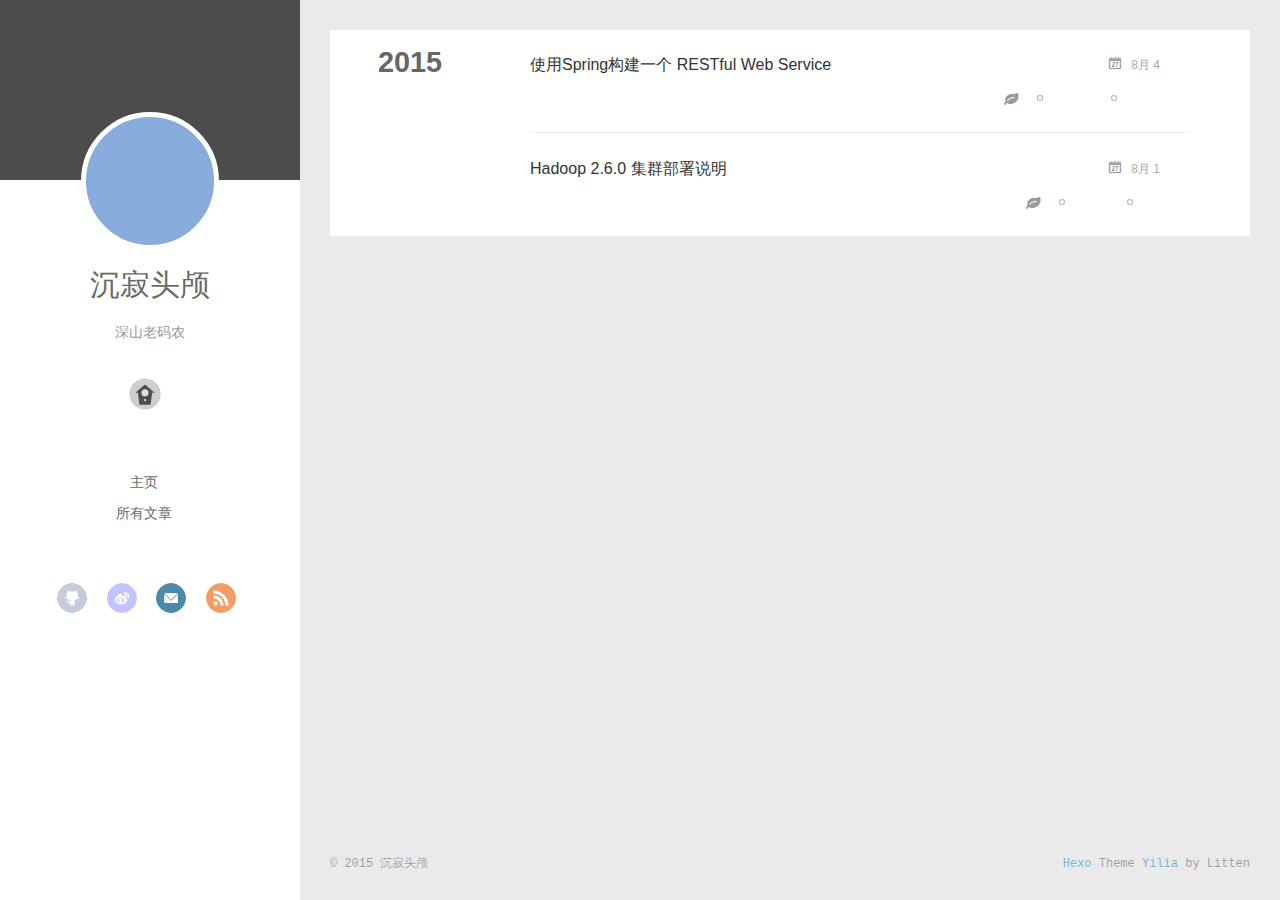
<file: archives/index.html>
<!DOCTYPE html>
<html>
<head>
  <meta charset="utf-8">
  
  <title>Archives | 沉寂头颅</title>
  <meta name="viewport" content="width=device-width, initial-scale=1, maximum-scale=1">
  <meta name="description">
<meta property="og:type" content="website">
<meta property="og:title" content="沉寂头颅">
<meta property="og:url" content="chensunhao@github.io/archives/index.html">
<meta property="og:site_name" content="沉寂头颅">
<meta property="og:description">
<meta name="twitter:card" content="summary">
<meta name="twitter:title" content="沉寂头颅">
<meta name="twitter:description">
  
    <link rel="alternative" href="/atom.xml" title="沉寂头颅" type="application/atom+xml">
  
  
  <link rel="stylesheet" href="/css/style.css" type="text/css">
<script>
var _hmt = _hmt || [];
(function() {
  var hm = document.createElement("script");
  hm.src = "//hm.baidu.com/hm.js?6a263a550229abf7d7777feaa2f0555b";
  var s = document.getElementsByTagName("script")[0]; 
  s.parentNode.insertBefore(hm, s);
})();
</script>
</head>
<body>
  <div id="container">
    <div class="left-col">
    <div class="overlay"></div>
<div class="intrude-less">
	<header id="header" class="inner">
		<a href="/" class="profilepic">
			
			<img lazy-src="/img/logo.png" class="js-avatar">
			
		</a>

		<hgroup>
		  <h1 class="header-author"><a href="/">沉寂头颅</a></h1>
		</hgroup>

		
		<p class="header-subtitle">深山老码农</p>
		

		
			<div class="switch-btn">
				<div class="icon">
					<div class="icon-ctn">
						<div class="icon-wrap icon-house" data-idx="0">
							<div class="birdhouse"></div>
							<div class="birdhouse_holes"></div>
						</div>
						<div class="icon-wrap icon-ribbon hide" data-idx="1">
							<div class="ribbon"></div>
						</div>
						
						<div class="icon-wrap icon-link hide" data-idx="2">
							<div class="loopback_l"></div>
							<div class="loopback_r"></div>
						</div>
						
						
						<div class="icon-wrap icon-me hide" data-idx="3">
							<div class="user"></div>
							<div class="shoulder"></div>
						</div>
						
					</div>
					
				</div>
				<div class="tips-box hide">
					<div class="tips-arrow"></div>
					<ul class="tips-inner">
						<li>菜单</li>
						<li>标签</li>
						
						<li>友情链接</li>
						
						
						<li>关于我</li>
						
					</ul>
				</div>
			</div>
		

		<div class="switch-area">
			<div class="switch-wrap">
				<section class="switch-part switch-part1">
					<nav class="header-menu">
						<ul>
						
							<li><a href="/">主页</a></li>
				        
							<li><a href="/archives">所有文章</a></li>
				        
						</ul>
					</nav>
					<nav class="header-nav">
						<div class="social">
							
								<a class="github" target="_blank" href="https://github.com/chensunhao" title="github">github</a>
					        
								<a class="weibo" target="_blank" href="http://weibo.com/ycysth" title="weibo">weibo</a>
					        
								<a class="mail" target="_blank" href="/chensunhao#gmail.com" title="mail">mail</a>
					        
								<a class="rss" target="_blank" href="http://chensunhao.github.io/atom.xml" title="rss">rss</a>
					        
						</div>
					</nav>
				</section>
				
				
				<section class="switch-part switch-part2">
					<div class="widget tagcloud" id="js-tagcloud">
						<a href="/tags/Hadoop/" style="font-size: 10px;">Hadoop</a> <a href="/tags/Restful/" style="font-size: 10px;">Restful</a> <a href="/tags/Spring/" style="font-size: 10px;">Spring</a> <a href="/tags/集群/" style="font-size: 10px;">集群</a>
					</div>
				</section>
				
				
				
				<section class="switch-part switch-part3">
					<div id="js-friends">
					
			          <a target="_blank" class="main-nav-link switch-friends-link" href="http://sunxiang0918.cn/">翔妖除魔的博客</a>
			        
			        </div>
				</section>
				

				
				
				<section class="switch-part switch-part4">
				
					<div id="js-aboutme">深山老码农</div>
				</section>
				
			</div>
		</div>
	</header>				
</div>
    </div>
    <div class="mid-col">
      <nav id="mobile-nav">
  	<div class="overlay">
  		<div class="slider-trigger"></div>
  		<h1 class="header-author js-mobile-header hide">沉寂头颅</h1>
  	</div>
	<div class="intrude-less">
		<header id="header" class="inner">
			<div class="profilepic">
				<img lazy-src="/img/logo.png" class="js-avatar">
			</div>
			<hgroup>
			  <h1 class="header-author">沉寂头颅</h1>
			</hgroup>
			
			<p class="header-subtitle">深山老码农</p>
			
			<nav class="header-menu">
				<ul>
				
					<li><a href="/">主页</a></li>
		        
					<li><a href="/archives">所有文章</a></li>
		        
		        <div class="clearfix"></div>
				</ul>
			</nav>
			<nav class="header-nav">
				<div class="social">
					
						<a class="github" target="_blank" href="https://github.com/chensunhao" title="github">github</a>
			        
						<a class="weibo" target="_blank" href="http://weibo.com/ycysth" title="weibo">weibo</a>
			        
						<a class="mail" target="_blank" href="/chensunhao#gmail.com" title="mail">mail</a>
			        
						<a class="rss" target="_blank" href="http://chensunhao.github.io/atom.xml" title="rss">rss</a>
			        
				</div>
			</nav>
		</header>				
	</div>
</nav>
      <div class="body-wrap">
  
  
    
    
      
      
      <section class="archives-wrap">
        <div class="archive-year-wrap">
          <a href="/archives/2015" class="archive-year">2015</a>
        </div>
        <div class="archives">
    
    <article class="archive-article archive-type-post">
  <div class="archive-article-inner">
    <header class="archive-article-header">
      	<div class="article-meta">
	      	<a href="/2015/08/04/使用Spring构建一个 RESTful Web Service/" class="archive-article-date">
  	<time datetime="2015-08-04T14:23:54.000Z" itemprop="datePublished">8月 4</time>
</a>
        </div>
    	 
  
    <h1 itemprop="name">
      <a class="archive-article-title" href="/2015/08/04/使用Spring构建一个 RESTful Web Service/">使用Spring构建一个 RESTful Web Service</a>
    </h1>
  

        <div class="article-info info-on-right">
          
	<div class="article-tag tagcloud">
		<ul class="article-tag-list"><li class="article-tag-list-item"><a class="article-tag-list-link" href="/tags/Restful/">Restful</a></li><li class="article-tag-list-item"><a class="article-tag-list-link" href="/tags/Spring/">Spring</a></li></ul>
	</div>

          

        </div>
        <div class="clearfix"></div>
    </header>
  </div>
</article>
  
    
    
    <article class="archive-article archive-type-post">
  <div class="archive-article-inner">
    <header class="archive-article-header">
      	<div class="article-meta">
	      	<a href="/2015/08/01/Hadoop2.6.0集群部署说明/" class="archive-article-date">
  	<time datetime="2015-08-01T07:23:24.000Z" itemprop="datePublished">8月 1</time>
</a>
        </div>
    	 
  
    <h1 itemprop="name">
      <a class="archive-article-title" href="/2015/08/01/Hadoop2.6.0集群部署说明/">Hadoop 2.6.0 集群部署说明</a>
    </h1>
  

        <div class="article-info info-on-right">
          
	<div class="article-tag tagcloud">
		<ul class="article-tag-list"><li class="article-tag-list-item"><a class="article-tag-list-link" href="/tags/Hadoop/">Hadoop</a></li><li class="article-tag-list-item"><a class="article-tag-list-link" href="/tags/集群/">集群</a></li></ul>
	</div>

          

        </div>
        <div class="clearfix"></div>
    </header>
  </div>
</article>
  
  
    </div></section>
  

    

</div>
      <footer id="footer">
  <div class="outer">
    <div id="footer-info">
    	<div class="footer-left">
    		&copy; 2015 沉寂头颅
    	</div>
      	<div class="footer-right">
      		<a href="http://hexo.io/" target="_blank">Hexo</a>  Theme <a href="https://github.com/litten/hexo-theme-yilia" target="_blank">Yilia</a> by Litten
      	</div>
    </div>
  </div>
</footer>
    </div>
    
  <link rel="stylesheet" href="/fancybox/jquery.fancybox.css" type="text/css">


<script>
	var yiliaConfig = {
		fancybox: true,
		mathjax: true,
		animate: true,
		isHome: false,
		isPost: false,
		isArchive: true,
		isTag: false,
		isCategory: false,
		open_in_new: false
	}
</script>
<script src="http://7.url.cn/edu/jslib/comb/require-2.1.6,jquery-1.9.1.min.js" type="text/javascript"></script>
<script src="/js/main.js" type="text/javascript"></script>






<script type="text/x-mathjax-config">
MathJax.Hub.Config({
    tex2jax: {
        inlineMath: [ ['$','$'], ["\\(","\\)"]  ],
        processEscapes: true,
        skipTags: ['script', 'noscript', 'style', 'textarea', 'pre', 'code']
    }
});

MathJax.Hub.Queue(function() {
    var all = MathJax.Hub.getAllJax(), i;
    for(i=0; i < all.length; i += 1) {
        all[i].SourceElement().parentNode.className += ' has-jax';                 
    }       
});
</script>

<script type="text/javascript" src="http://cdn.mathjax.org/mathjax/latest/MathJax.js?config=TeX-AMS-MML_HTMLorMML">
</script>


  </div>
</body>
</html>
</file>
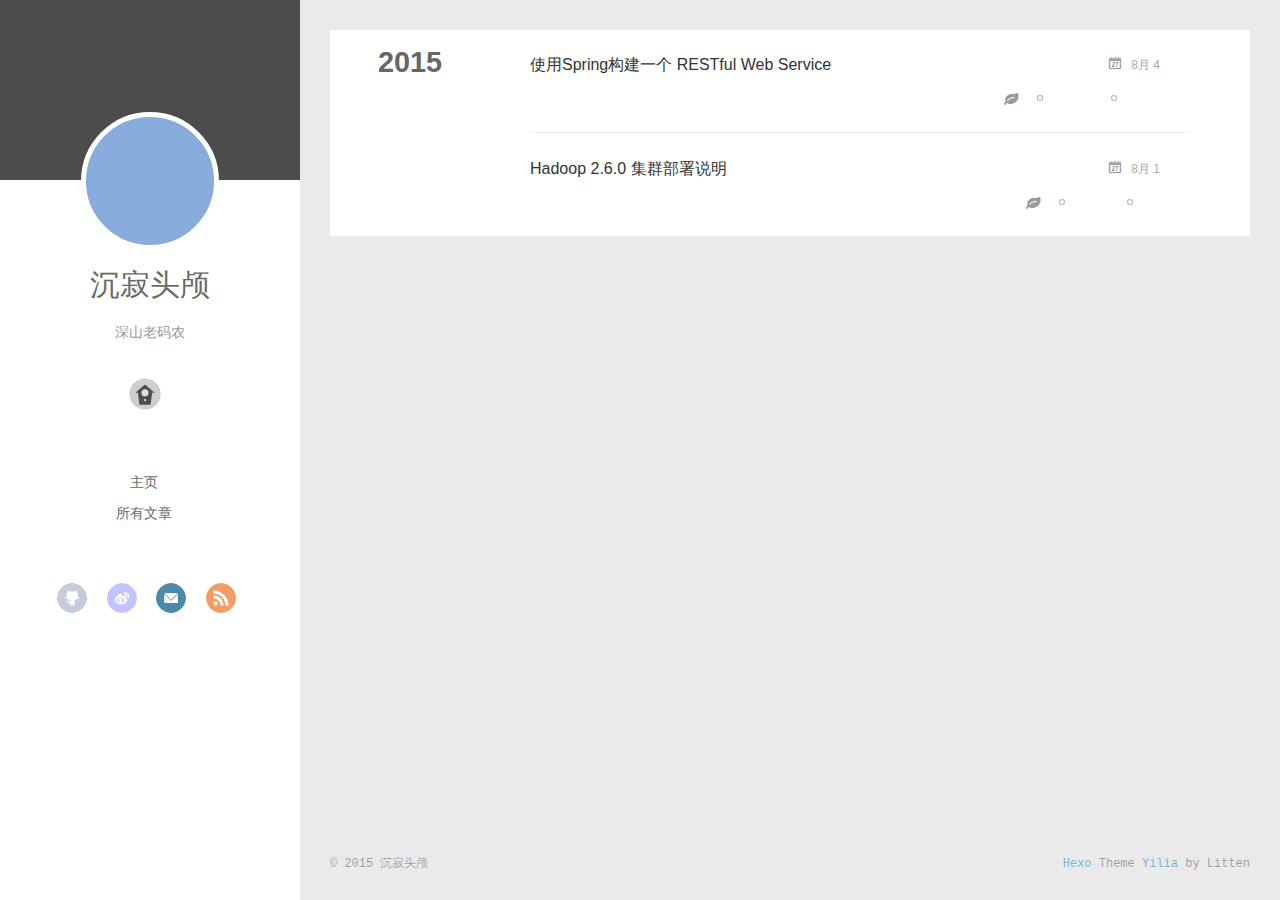
<file: archives/2015/index.html>
<!DOCTYPE html>
<html>
<head>
  <meta charset="utf-8">
  
  <title>Archives: 2015 | 沉寂头颅</title>
  <meta name="viewport" content="width=device-width, initial-scale=1, maximum-scale=1">
  <meta name="description">
<meta property="og:type" content="website">
<meta property="og:title" content="沉寂头颅">
<meta property="og:url" content="chensunhao@github.io/archives/2015/index.html">
<meta property="og:site_name" content="沉寂头颅">
<meta property="og:description">
<meta name="twitter:card" content="summary">
<meta name="twitter:title" content="沉寂头颅">
<meta name="twitter:description">
  
    <link rel="alternative" href="/atom.xml" title="沉寂头颅" type="application/atom+xml">
  
  
  <link rel="stylesheet" href="/css/style.css" type="text/css">
<script>
var _hmt = _hmt || [];
(function() {
  var hm = document.createElement("script");
  hm.src = "//hm.baidu.com/hm.js?6a263a550229abf7d7777feaa2f0555b";
  var s = document.getElementsByTagName("script")[0]; 
  s.parentNode.insertBefore(hm, s);
})();
</script>
</head>
<body>
  <div id="container">
    <div class="left-col">
    <div class="overlay"></div>
<div class="intrude-less">
	<header id="header" class="inner">
		<a href="/" class="profilepic">
			
			<img lazy-src="/img/logo.png" class="js-avatar">
			
		</a>

		<hgroup>
		  <h1 class="header-author"><a href="/">沉寂头颅</a></h1>
		</hgroup>

		
		<p class="header-subtitle">深山老码农</p>
		

		
			<div class="switch-btn">
				<div class="icon">
					<div class="icon-ctn">
						<div class="icon-wrap icon-house" data-idx="0">
							<div class="birdhouse"></div>
							<div class="birdhouse_holes"></div>
						</div>
						<div class="icon-wrap icon-ribbon hide" data-idx="1">
							<div class="ribbon"></div>
						</div>
						
						<div class="icon-wrap icon-link hide" data-idx="2">
							<div class="loopback_l"></div>
							<div class="loopback_r"></div>
						</div>
						
						
						<div class="icon-wrap icon-me hide" data-idx="3">
							<div class="user"></div>
							<div class="shoulder"></div>
						</div>
						
					</div>
					
				</div>
				<div class="tips-box hide">
					<div class="tips-arrow"></div>
					<ul class="tips-inner">
						<li>菜单</li>
						<li>标签</li>
						
						<li>友情链接</li>
						
						
						<li>关于我</li>
						
					</ul>
				</div>
			</div>
		

		<div class="switch-area">
			<div class="switch-wrap">
				<section class="switch-part switch-part1">
					<nav class="header-menu">
						<ul>
						
							<li><a href="/">主页</a></li>
				        
							<li><a href="/archives">所有文章</a></li>
				        
						</ul>
					</nav>
					<nav class="header-nav">
						<div class="social">
							
								<a class="github" target="_blank" href="https://github.com/chensunhao" title="github">github</a>
					        
								<a class="weibo" target="_blank" href="http://weibo.com/ycysth" title="weibo">weibo</a>
					        
								<a class="mail" target="_blank" href="/chensunhao#gmail.com" title="mail">mail</a>
					        
								<a class="rss" target="_blank" href="http://chensunhao.github.io/atom.xml" title="rss">rss</a>
					        
						</div>
					</nav>
				</section>
				
				
				<section class="switch-part switch-part2">
					<div class="widget tagcloud" id="js-tagcloud">
						<a href="/tags/Hadoop/" style="font-size: 10px;">Hadoop</a> <a href="/tags/Restful/" style="font-size: 10px;">Restful</a> <a href="/tags/Spring/" style="font-size: 10px;">Spring</a> <a href="/tags/集群/" style="font-size: 10px;">集群</a>
					</div>
				</section>
				
				
				
				<section class="switch-part switch-part3">
					<div id="js-friends">
					
			          <a target="_blank" class="main-nav-link switch-friends-link" href="http://sunxiang0918.cn/">翔妖除魔的博客</a>
			        
			        </div>
				</section>
				

				
				
				<section class="switch-part switch-part4">
				
					<div id="js-aboutme">深山老码农</div>
				</section>
				
			</div>
		</div>
	</header>				
</div>
    </div>
    <div class="mid-col">
      <nav id="mobile-nav">
  	<div class="overlay">
  		<div class="slider-trigger"></div>
  		<h1 class="header-author js-mobile-header hide">沉寂头颅</h1>
  	</div>
	<div class="intrude-less">
		<header id="header" class="inner">
			<div class="profilepic">
				<img lazy-src="/img/logo.png" class="js-avatar">
			</div>
			<hgroup>
			  <h1 class="header-author">沉寂头颅</h1>
			</hgroup>
			
			<p class="header-subtitle">深山老码农</p>
			
			<nav class="header-menu">
				<ul>
				
					<li><a href="/">主页</a></li>
		        
					<li><a href="/archives">所有文章</a></li>
		        
		        <div class="clearfix"></div>
				</ul>
			</nav>
			<nav class="header-nav">
				<div class="social">
					
						<a class="github" target="_blank" href="https://github.com/chensunhao" title="github">github</a>
			        
						<a class="weibo" target="_blank" href="http://weibo.com/ycysth" title="weibo">weibo</a>
			        
						<a class="mail" target="_blank" href="/chensunhao#gmail.com" title="mail">mail</a>
			        
						<a class="rss" target="_blank" href="http://chensunhao.github.io/atom.xml" title="rss">rss</a>
			        
				</div>
			</nav>
		</header>				
	</div>
</nav>
      <div class="body-wrap">
  
  
    
    
      
      
      <section class="archives-wrap">
        <div class="archive-year-wrap">
          <a href="/archives/2015" class="archive-year">2015</a>
        </div>
        <div class="archives">
    
    <article class="archive-article archive-type-post">
  <div class="archive-article-inner">
    <header class="archive-article-header">
      	<div class="article-meta">
	      	<a href="/2015/08/04/使用Spring构建一个 RESTful Web Service/" class="archive-article-date">
  	<time datetime="2015-08-04T14:23:54.000Z" itemprop="datePublished">8月 4</time>
</a>
        </div>
    	 
  
    <h1 itemprop="name">
      <a class="archive-article-title" href="/2015/08/04/使用Spring构建一个 RESTful Web Service/">使用Spring构建一个 RESTful Web Service</a>
    </h1>
  

        <div class="article-info info-on-right">
          
	<div class="article-tag tagcloud">
		<ul class="article-tag-list"><li class="article-tag-list-item"><a class="article-tag-list-link" href="/tags/Restful/">Restful</a></li><li class="article-tag-list-item"><a class="article-tag-list-link" href="/tags/Spring/">Spring</a></li></ul>
	</div>

          

        </div>
        <div class="clearfix"></div>
    </header>
  </div>
</article>
  
    
    
    <article class="archive-article archive-type-post">
  <div class="archive-article-inner">
    <header class="archive-article-header">
      	<div class="article-meta">
	      	<a href="/2015/08/01/Hadoop2.6.0集群部署说明/" class="archive-article-date">
  	<time datetime="2015-08-01T07:23:24.000Z" itemprop="datePublished">8月 1</time>
</a>
        </div>
    	 
  
    <h1 itemprop="name">
      <a class="archive-article-title" href="/2015/08/01/Hadoop2.6.0集群部署说明/">Hadoop 2.6.0 集群部署说明</a>
    </h1>
  

        <div class="article-info info-on-right">
          
	<div class="article-tag tagcloud">
		<ul class="article-tag-list"><li class="article-tag-list-item"><a class="article-tag-list-link" href="/tags/Hadoop/">Hadoop</a></li><li class="article-tag-list-item"><a class="article-tag-list-link" href="/tags/集群/">集群</a></li></ul>
	</div>

          

        </div>
        <div class="clearfix"></div>
    </header>
  </div>
</article>
  
  
    </div></section>
  

    

</div>
      <footer id="footer">
  <div class="outer">
    <div id="footer-info">
    	<div class="footer-left">
    		&copy; 2015 沉寂头颅
    	</div>
      	<div class="footer-right">
      		<a href="http://hexo.io/" target="_blank">Hexo</a>  Theme <a href="https://github.com/litten/hexo-theme-yilia" target="_blank">Yilia</a> by Litten
      	</div>
    </div>
  </div>
</footer>
    </div>
    
  <link rel="stylesheet" href="/fancybox/jquery.fancybox.css" type="text/css">


<script>
	var yiliaConfig = {
		fancybox: true,
		mathjax: true,
		animate: true,
		isHome: false,
		isPost: false,
		isArchive: true,
		isTag: false,
		isCategory: false,
		open_in_new: false
	}
</script>
<script src="http://7.url.cn/edu/jslib/comb/require-2.1.6,jquery-1.9.1.min.js" type="text/javascript"></script>
<script src="/js/main.js" type="text/javascript"></script>






<script type="text/x-mathjax-config">
MathJax.Hub.Config({
    tex2jax: {
        inlineMath: [ ['$','$'], ["\\(","\\)"]  ],
        processEscapes: true,
        skipTags: ['script', 'noscript', 'style', 'textarea', 'pre', 'code']
    }
});

MathJax.Hub.Queue(function() {
    var all = MathJax.Hub.getAllJax(), i;
    for(i=0; i < all.length; i += 1) {
        all[i].SourceElement().parentNode.className += ' has-jax';                 
    }       
});
</script>

<script type="text/javascript" src="http://cdn.mathjax.org/mathjax/latest/MathJax.js?config=TeX-AMS-MML_HTMLorMML">
</script>


  </div>
</body>
</html>
</file>
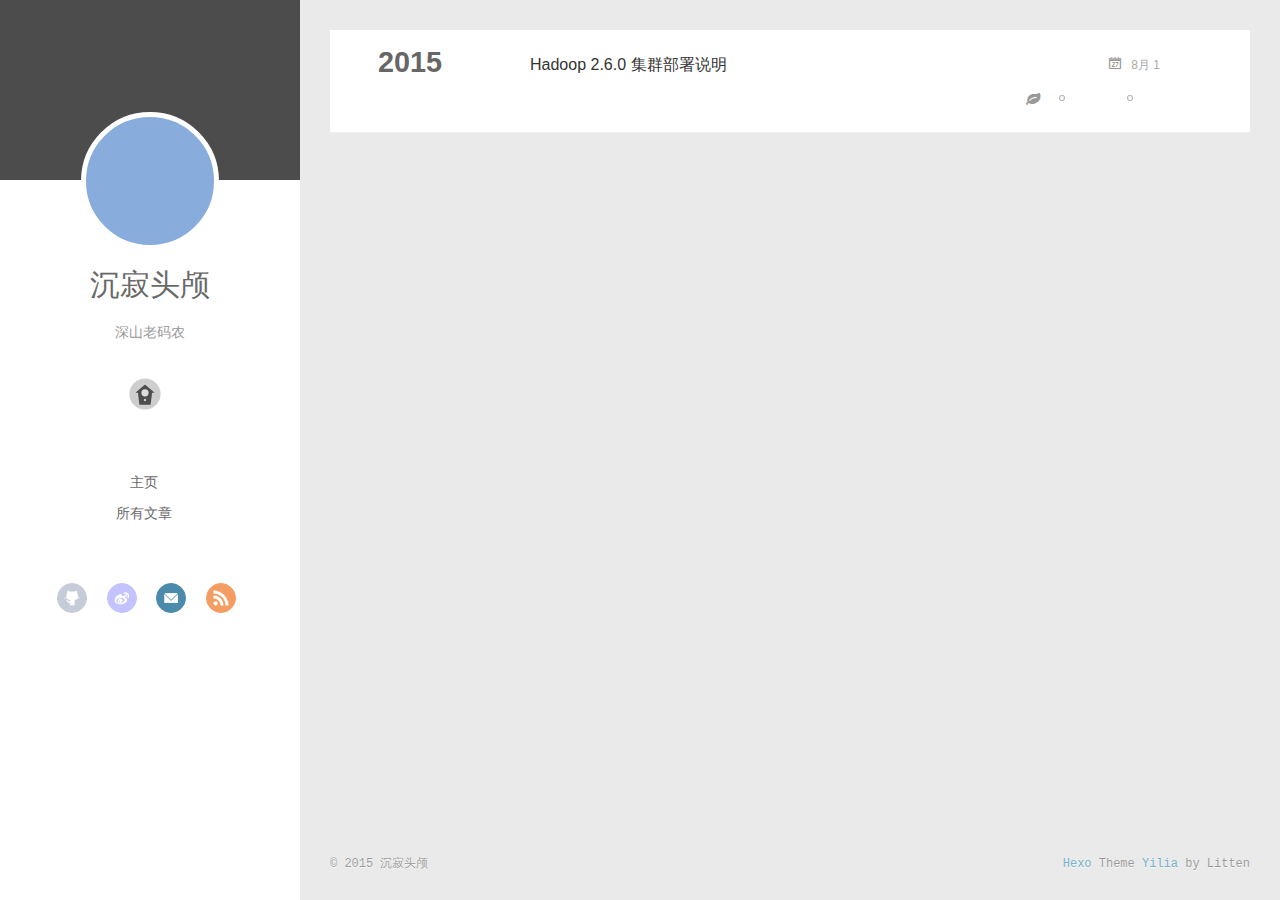
<file: tags/hadoop/index.html>
<!DOCTYPE html>
<html>
<head>
  <meta charset="utf-8">
  
  <title>Tag: Hadoop | 沉寂头颅</title>
  <meta name="viewport" content="width=device-width, initial-scale=1, maximum-scale=1">
  <meta name="description">
<meta property="og:type" content="website">
<meta property="og:title" content="沉寂头颅">
<meta property="og:url" content="chensunhao@github.io/tags/Hadoop/index.html">
<meta property="og:site_name" content="沉寂头颅">
<meta property="og:description">
<meta name="twitter:card" content="summary">
<meta name="twitter:title" content="沉寂头颅">
<meta name="twitter:description">
  
    <link rel="alternative" href="/atom.xml" title="沉寂头颅" type="application/atom+xml">
  
  
  <link rel="stylesheet" href="/css/style.css" type="text/css">
<script>
var _hmt = _hmt || [];
(function() {
  var hm = document.createElement("script");
  hm.src = "//hm.baidu.com/hm.js?6a263a550229abf7d7777feaa2f0555b";
  var s = document.getElementsByTagName("script")[0]; 
  s.parentNode.insertBefore(hm, s);
})();
</script>
</head>
<body>
  <div id="container">
    <div class="left-col">
    <div class="overlay"></div>
<div class="intrude-less">
	<header id="header" class="inner">
		<a href="/" class="profilepic">
			
			<img lazy-src="/img/logo.png" class="js-avatar">
			
		</a>

		<hgroup>
		  <h1 class="header-author"><a href="/">沉寂头颅</a></h1>
		</hgroup>

		
		<p class="header-subtitle">深山老码农</p>
		

		
			<div class="switch-btn">
				<div class="icon">
					<div class="icon-ctn">
						<div class="icon-wrap icon-house" data-idx="0">
							<div class="birdhouse"></div>
							<div class="birdhouse_holes"></div>
						</div>
						<div class="icon-wrap icon-ribbon hide" data-idx="1">
							<div class="ribbon"></div>
						</div>
						
						<div class="icon-wrap icon-link hide" data-idx="2">
							<div class="loopback_l"></div>
							<div class="loopback_r"></div>
						</div>
						
						
						<div class="icon-wrap icon-me hide" data-idx="3">
							<div class="user"></div>
							<div class="shoulder"></div>
						</div>
						
					</div>
					
				</div>
				<div class="tips-box hide">
					<div class="tips-arrow"></div>
					<ul class="tips-inner">
						<li>菜单</li>
						<li>标签</li>
						
						<li>友情链接</li>
						
						
						<li>关于我</li>
						
					</ul>
				</div>
			</div>
		

		<div class="switch-area">
			<div class="switch-wrap">
				<section class="switch-part switch-part1">
					<nav class="header-menu">
						<ul>
						
							<li><a href="/">主页</a></li>
				        
							<li><a href="/archives">所有文章</a></li>
				        
						</ul>
					</nav>
					<nav class="header-nav">
						<div class="social">
							
								<a class="github" target="_blank" href="https://github.com/chensunhao" title="github">github</a>
					        
								<a class="weibo" target="_blank" href="http://weibo.com/ycysth" title="weibo">weibo</a>
					        
								<a class="mail" target="_blank" href="/chensunhao#gmail.com" title="mail">mail</a>
					        
								<a class="rss" target="_blank" href="http://chensunhao.github.io/atom.xml" title="rss">rss</a>
					        
						</div>
					</nav>
				</section>
				
				
				<section class="switch-part switch-part2">
					<div class="widget tagcloud" id="js-tagcloud">
						<a href="/tags/Hadoop/" style="font-size: 10px;">Hadoop</a> <a href="/tags/Restful/" style="font-size: 10px;">Restful</a> <a href="/tags/Spring/" style="font-size: 10px;">Spring</a> <a href="/tags/集群/" style="font-size: 10px;">集群</a>
					</div>
				</section>
				
				
				
				<section class="switch-part switch-part3">
					<div id="js-friends">
					
			          <a target="_blank" class="main-nav-link switch-friends-link" href="http://sunxiang0918.cn/">翔妖除魔的博客</a>
			        
			        </div>
				</section>
				

				
				
				<section class="switch-part switch-part4">
				
					<div id="js-aboutme">深山老码农</div>
				</section>
				
			</div>
		</div>
	</header>				
</div>
    </div>
    <div class="mid-col">
      <nav id="mobile-nav">
  	<div class="overlay">
  		<div class="slider-trigger"></div>
  		<h1 class="header-author js-mobile-header hide">沉寂头颅</h1>
  	</div>
	<div class="intrude-less">
		<header id="header" class="inner">
			<div class="profilepic">
				<img lazy-src="/img/logo.png" class="js-avatar">
			</div>
			<hgroup>
			  <h1 class="header-author">沉寂头颅</h1>
			</hgroup>
			
			<p class="header-subtitle">深山老码农</p>
			
			<nav class="header-menu">
				<ul>
				
					<li><a href="/">主页</a></li>
		        
					<li><a href="/archives">所有文章</a></li>
		        
		        <div class="clearfix"></div>
				</ul>
			</nav>
			<nav class="header-nav">
				<div class="social">
					
						<a class="github" target="_blank" href="https://github.com/chensunhao" title="github">github</a>
			        
						<a class="weibo" target="_blank" href="http://weibo.com/ycysth" title="weibo">weibo</a>
			        
						<a class="mail" target="_blank" href="/chensunhao#gmail.com" title="mail">mail</a>
			        
						<a class="rss" target="_blank" href="http://chensunhao.github.io/atom.xml" title="rss">rss</a>
			        
				</div>
			</nav>
		</header>				
	</div>
</nav>
      <div class="body-wrap">
  
  
    
    
      
      
      <section class="archives-wrap">
        <div class="archive-year-wrap">
          <a href="/archives/2015" class="archive-year">2015</a>
        </div>
        <div class="archives">
    
    <article class="archive-article archive-type-post">
  <div class="archive-article-inner">
    <header class="archive-article-header">
      	<div class="article-meta">
	      	<a href="/2015/08/01/Hadoop2.6.0集群部署说明/" class="archive-article-date">
  	<time datetime="2015-08-01T07:23:24.000Z" itemprop="datePublished">8月 1</time>
</a>
        </div>
    	 
  
    <h1 itemprop="name">
      <a class="archive-article-title" href="/2015/08/01/Hadoop2.6.0集群部署说明/">Hadoop 2.6.0 集群部署说明</a>
    </h1>
  

        <div class="article-info info-on-right">
          
	<div class="article-tag tagcloud">
		<ul class="article-tag-list"><li class="article-tag-list-item"><a class="article-tag-list-link" href="/tags/Hadoop/">Hadoop</a></li><li class="article-tag-list-item"><a class="article-tag-list-link" href="/tags/集群/">集群</a></li></ul>
	</div>

          

        </div>
        <div class="clearfix"></div>
    </header>
  </div>
</article>
  
  
    </div></section>
  

    

</div>
      <footer id="footer">
  <div class="outer">
    <div id="footer-info">
    	<div class="footer-left">
    		&copy; 2015 沉寂头颅
    	</div>
      	<div class="footer-right">
      		<a href="http://hexo.io/" target="_blank">Hexo</a>  Theme <a href="https://github.com/litten/hexo-theme-yilia" target="_blank">Yilia</a> by Litten
      	</div>
    </div>
  </div>
</footer>
    </div>
    
  <link rel="stylesheet" href="/fancybox/jquery.fancybox.css" type="text/css">


<script>
	var yiliaConfig = {
		fancybox: true,
		mathjax: true,
		animate: true,
		isHome: false,
		isPost: false,
		isArchive: false,
		isTag: true,
		isCategory: false,
		open_in_new: false
	}
</script>
<script src="http://7.url.cn/edu/jslib/comb/require-2.1.6,jquery-1.9.1.min.js" type="text/javascript"></script>
<script src="/js/main.js" type="text/javascript"></script>






<script type="text/x-mathjax-config">
MathJax.Hub.Config({
    tex2jax: {
        inlineMath: [ ['$','$'], ["\\(","\\)"]  ],
        processEscapes: true,
        skipTags: ['script', 'noscript', 'style', 'textarea', 'pre', 'code']
    }
});

MathJax.Hub.Queue(function() {
    var all = MathJax.Hub.getAllJax(), i;
    for(i=0; i < all.length; i += 1) {
        all[i].SourceElement().parentNode.className += ' has-jax';                 
    }       
});
</script>

<script type="text/javascript" src="http://cdn.mathjax.org/mathjax/latest/MathJax.js?config=TeX-AMS-MML_HTMLorMML">
</script>


  </div>
</body>
</html>
</file>
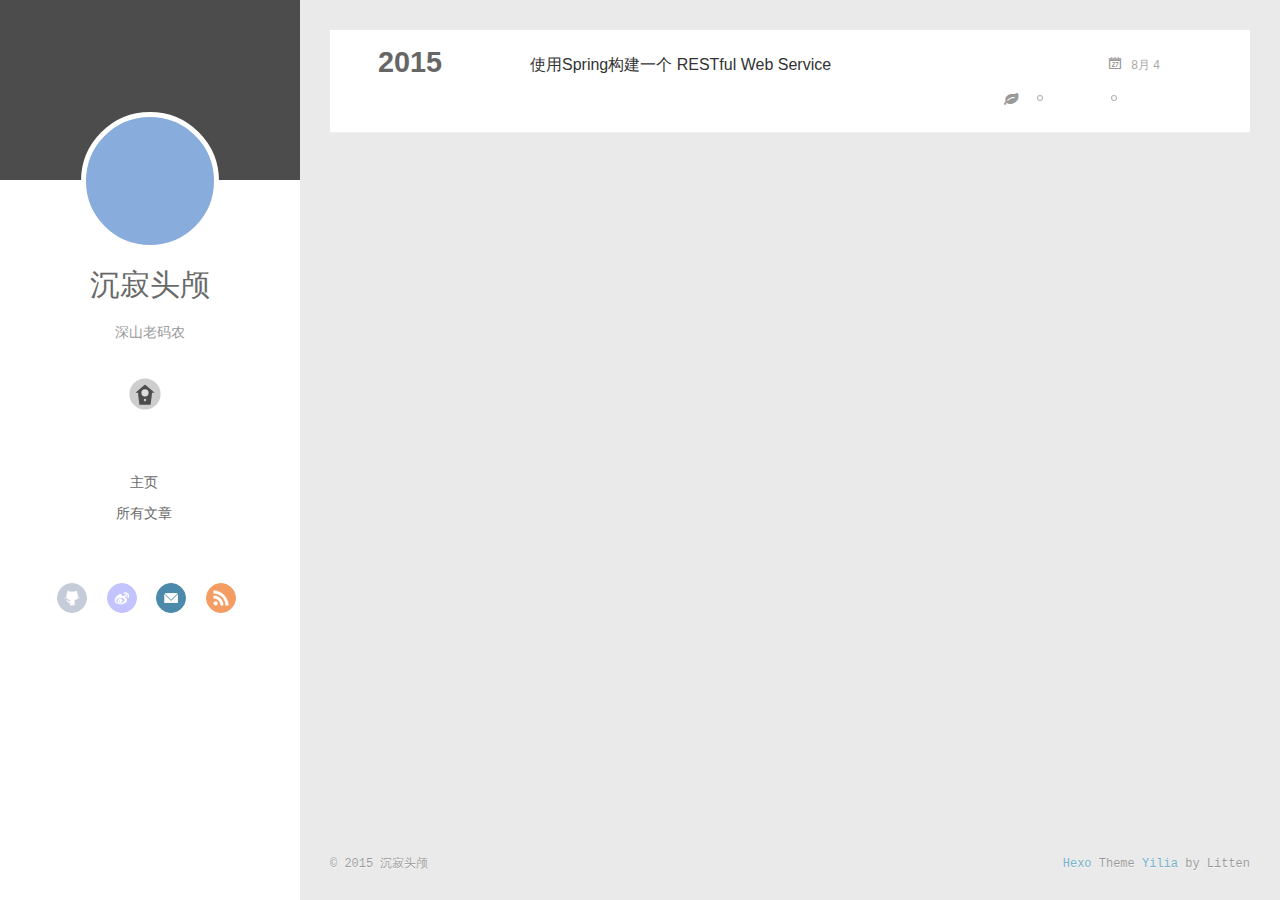
<file: tags/Restful/index.html>
<!DOCTYPE html>
<html>
<head>
  <meta charset="utf-8">
  
  <title>Tag: Restful | 沉寂头颅</title>
  <meta name="viewport" content="width=device-width, initial-scale=1, maximum-scale=1">
  <meta name="description">
<meta property="og:type" content="website">
<meta property="og:title" content="沉寂头颅">
<meta property="og:url" content="chensunhao@github.io/tags/Restful/index.html">
<meta property="og:site_name" content="沉寂头颅">
<meta property="og:description">
<meta name="twitter:card" content="summary">
<meta name="twitter:title" content="沉寂头颅">
<meta name="twitter:description">
  
    <link rel="alternative" href="/atom.xml" title="沉寂头颅" type="application/atom+xml">
  
  
  <link rel="stylesheet" href="/css/style.css" type="text/css">
<script>
var _hmt = _hmt || [];
(function() {
  var hm = document.createElement("script");
  hm.src = "//hm.baidu.com/hm.js?6a263a550229abf7d7777feaa2f0555b";
  var s = document.getElementsByTagName("script")[0]; 
  s.parentNode.insertBefore(hm, s);
})();
</script>
</head>
<body>
  <div id="container">
    <div class="left-col">
    <div class="overlay"></div>
<div class="intrude-less">
	<header id="header" class="inner">
		<a href="/" class="profilepic">
			
			<img lazy-src="/img/logo.png" class="js-avatar">
			
		</a>

		<hgroup>
		  <h1 class="header-author"><a href="/">沉寂头颅</a></h1>
		</hgroup>

		
		<p class="header-subtitle">深山老码农</p>
		

		
			<div class="switch-btn">
				<div class="icon">
					<div class="icon-ctn">
						<div class="icon-wrap icon-house" data-idx="0">
							<div class="birdhouse"></div>
							<div class="birdhouse_holes"></div>
						</div>
						<div class="icon-wrap icon-ribbon hide" data-idx="1">
							<div class="ribbon"></div>
						</div>
						
						<div class="icon-wrap icon-link hide" data-idx="2">
							<div class="loopback_l"></div>
							<div class="loopback_r"></div>
						</div>
						
						
						<div class="icon-wrap icon-me hide" data-idx="3">
							<div class="user"></div>
							<div class="shoulder"></div>
						</div>
						
					</div>
					
				</div>
				<div class="tips-box hide">
					<div class="tips-arrow"></div>
					<ul class="tips-inner">
						<li>菜单</li>
						<li>标签</li>
						
						<li>友情链接</li>
						
						
						<li>关于我</li>
						
					</ul>
				</div>
			</div>
		

		<div class="switch-area">
			<div class="switch-wrap">
				<section class="switch-part switch-part1">
					<nav class="header-menu">
						<ul>
						
							<li><a href="/">主页</a></li>
				        
							<li><a href="/archives">所有文章</a></li>
				        
						</ul>
					</nav>
					<nav class="header-nav">
						<div class="social">
							
								<a class="github" target="_blank" href="https://github.com/chensunhao" title="github">github</a>
					        
								<a class="weibo" target="_blank" href="http://weibo.com/ycysth" title="weibo">weibo</a>
					        
								<a class="mail" target="_blank" href="/chensunhao#gmail.com" title="mail">mail</a>
					        
								<a class="rss" target="_blank" href="http://chensunhao.github.io/atom.xml" title="rss">rss</a>
					        
						</div>
					</nav>
				</section>
				
				
				<section class="switch-part switch-part2">
					<div class="widget tagcloud" id="js-tagcloud">
						<a href="/tags/Hadoop/" style="font-size: 10px;">Hadoop</a> <a href="/tags/Restful/" style="font-size: 10px;">Restful</a> <a href="/tags/Spring/" style="font-size: 10px;">Spring</a> <a href="/tags/集群/" style="font-size: 10px;">集群</a>
					</div>
				</section>
				
				
				
				<section class="switch-part switch-part3">
					<div id="js-friends">
					
			          <a target="_blank" class="main-nav-link switch-friends-link" href="http://sunxiang0918.cn/">翔妖除魔的博客</a>
			        
			        </div>
				</section>
				

				
				
				<section class="switch-part switch-part4">
				
					<div id="js-aboutme">深山老码农</div>
				</section>
				
			</div>
		</div>
	</header>				
</div>
    </div>
    <div class="mid-col">
      <nav id="mobile-nav">
  	<div class="overlay">
  		<div class="slider-trigger"></div>
  		<h1 class="header-author js-mobile-header hide">沉寂头颅</h1>
  	</div>
	<div class="intrude-less">
		<header id="header" class="inner">
			<div class="profilepic">
				<img lazy-src="/img/logo.png" class="js-avatar">
			</div>
			<hgroup>
			  <h1 class="header-author">沉寂头颅</h1>
			</hgroup>
			
			<p class="header-subtitle">深山老码农</p>
			
			<nav class="header-menu">
				<ul>
				
					<li><a href="/">主页</a></li>
		        
					<li><a href="/archives">所有文章</a></li>
		        
		        <div class="clearfix"></div>
				</ul>
			</nav>
			<nav class="header-nav">
				<div class="social">
					
						<a class="github" target="_blank" href="https://github.com/chensunhao" title="github">github</a>
			        
						<a class="weibo" target="_blank" href="http://weibo.com/ycysth" title="weibo">weibo</a>
			        
						<a class="mail" target="_blank" href="/chensunhao#gmail.com" title="mail">mail</a>
			        
						<a class="rss" target="_blank" href="http://chensunhao.github.io/atom.xml" title="rss">rss</a>
			        
				</div>
			</nav>
		</header>				
	</div>
</nav>
      <div class="body-wrap">
  
  
    
    
      
      
      <section class="archives-wrap">
        <div class="archive-year-wrap">
          <a href="/archives/2015" class="archive-year">2015</a>
        </div>
        <div class="archives">
    
    <article class="archive-article archive-type-post">
  <div class="archive-article-inner">
    <header class="archive-article-header">
      	<div class="article-meta">
	      	<a href="/2015/08/04/使用Spring构建一个 RESTful Web Service/" class="archive-article-date">
  	<time datetime="2015-08-04T14:23:54.000Z" itemprop="datePublished">8月 4</time>
</a>
        </div>
    	 
  
    <h1 itemprop="name">
      <a class="archive-article-title" href="/2015/08/04/使用Spring构建一个 RESTful Web Service/">使用Spring构建一个 RESTful Web Service</a>
    </h1>
  

        <div class="article-info info-on-right">
          
	<div class="article-tag tagcloud">
		<ul class="article-tag-list"><li class="article-tag-list-item"><a class="article-tag-list-link" href="/tags/Restful/">Restful</a></li><li class="article-tag-list-item"><a class="article-tag-list-link" href="/tags/Spring/">Spring</a></li></ul>
	</div>

          

        </div>
        <div class="clearfix"></div>
    </header>
  </div>
</article>
  
  
    </div></section>
  

    

</div>
      <footer id="footer">
  <div class="outer">
    <div id="footer-info">
    	<div class="footer-left">
    		&copy; 2015 沉寂头颅
    	</div>
      	<div class="footer-right">
      		<a href="http://hexo.io/" target="_blank">Hexo</a>  Theme <a href="https://github.com/litten/hexo-theme-yilia" target="_blank">Yilia</a> by Litten
      	</div>
    </div>
  </div>
</footer>
    </div>
    
  <link rel="stylesheet" href="/fancybox/jquery.fancybox.css" type="text/css">


<script>
	var yiliaConfig = {
		fancybox: true,
		mathjax: true,
		animate: true,
		isHome: false,
		isPost: false,
		isArchive: false,
		isTag: true,
		isCategory: false,
		open_in_new: false
	}
</script>
<script src="http://7.url.cn/edu/jslib/comb/require-2.1.6,jquery-1.9.1.min.js" type="text/javascript"></script>
<script src="/js/main.js" type="text/javascript"></script>






<script type="text/x-mathjax-config">
MathJax.Hub.Config({
    tex2jax: {
        inlineMath: [ ['$','$'], ["\\(","\\)"]  ],
        processEscapes: true,
        skipTags: ['script', 'noscript', 'style', 'textarea', 'pre', 'code']
    }
});

MathJax.Hub.Queue(function() {
    var all = MathJax.Hub.getAllJax(), i;
    for(i=0; i < all.length; i += 1) {
        all[i].SourceElement().parentNode.className += ' has-jax';                 
    }       
});
</script>

<script type="text/javascript" src="http://cdn.mathjax.org/mathjax/latest/MathJax.js?config=TeX-AMS-MML_HTMLorMML">
</script>


  </div>
</body>
</html>
</file>
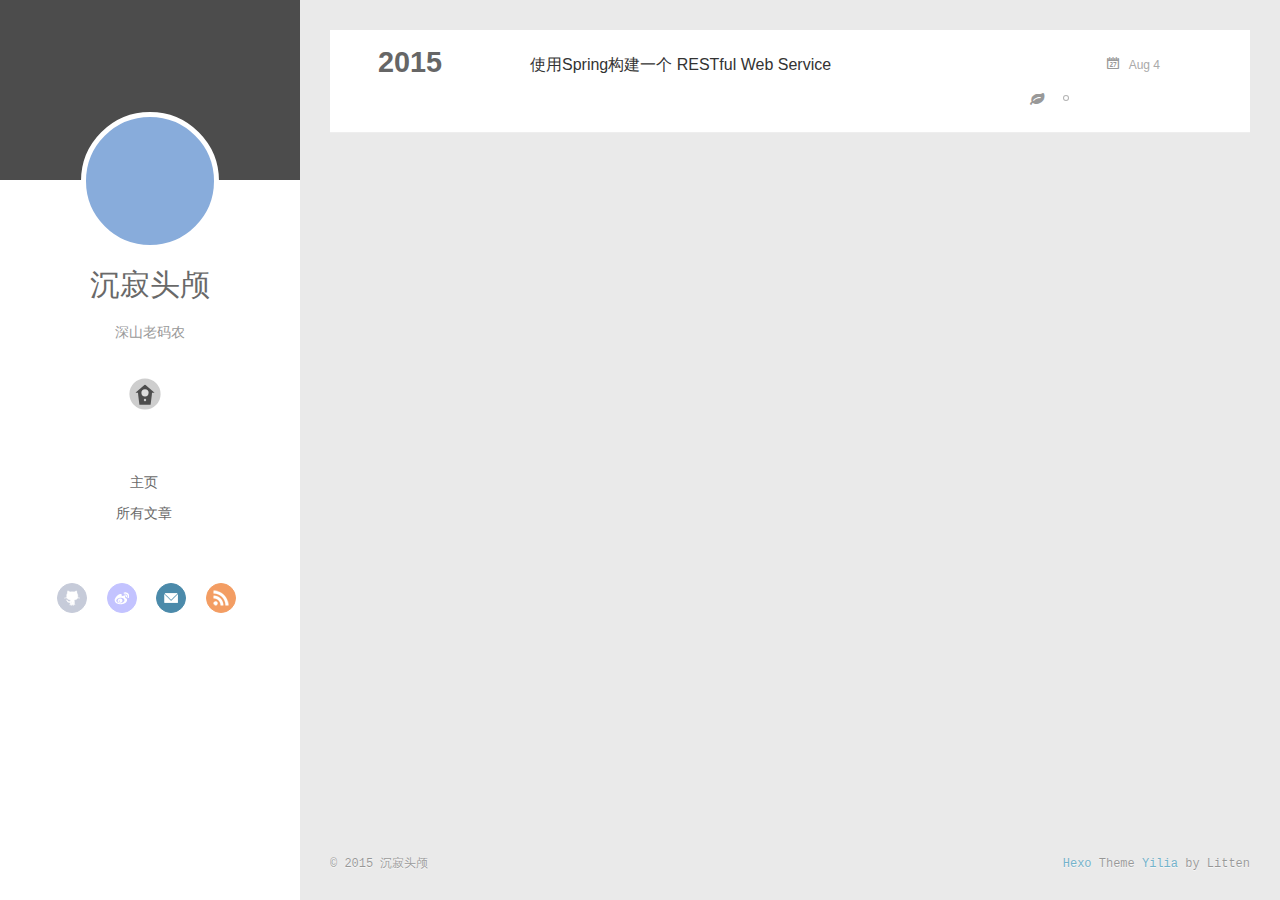
<file: tags/Spring-Restful/index.html>
<!DOCTYPE html>
<html>
<head>
  <meta charset="utf-8">
  
  <title>Tag: Spring Restful | 沉寂头颅</title>
  <meta name="viewport" content="width=device-width, initial-scale=1, maximum-scale=1">
  <meta name="description">
<meta property="og:type" content="website">
<meta property="og:title" content="沉寂头颅">
<meta property="og:url" content="chensunhao@github.io/tags/Spring-Restful/index.html">
<meta property="og:site_name" content="沉寂头颅">
<meta property="og:description">
<meta name="twitter:card" content="summary">
<meta name="twitter:title" content="沉寂头颅">
<meta name="twitter:description">
  
    <link rel="alternative" href="/atom.xml" title="沉寂头颅" type="application/atom+xml">
  
  
    <link rel="icon" href="/favicon.png">
  
  <link rel="stylesheet" href="/css/style.css" type="text/css">
<script>
var _hmt = _hmt || [];
(function() {
  var hm = document.createElement("script");
  hm.src = "//hm.baidu.com/hm.js?6a263a550229abf7d7777feaa2f0555b";
  var s = document.getElementsByTagName("script")[0]; 
  s.parentNode.insertBefore(hm, s);
})();
</script>
</head>
<body>
  <div id="container">
    <div class="left-col">
    <div class="overlay"></div>
<div class="intrude-less">
	<header id="header" class="inner">
		<a href="/" class="profilepic">
			
			<img lazy-src="/img/logo.png" class="js-avatar">
			
		</a>

		<hgroup>
		  <h1 class="header-author"><a href="/">沉寂头颅</a></h1>
		</hgroup>

		
		<p class="header-subtitle">深山老码农</p>
		

		
			<div class="switch-btn">
				<div class="icon">
					<div class="icon-ctn">
						<div class="icon-wrap icon-house" data-idx="0">
							<div class="birdhouse"></div>
							<div class="birdhouse_holes"></div>
						</div>
						<div class="icon-wrap icon-ribbon hide" data-idx="1">
							<div class="ribbon"></div>
						</div>
						
						<div class="icon-wrap icon-link hide" data-idx="2">
							<div class="loopback_l"></div>
							<div class="loopback_r"></div>
						</div>
						
						
						<div class="icon-wrap icon-me hide" data-idx="3">
							<div class="user"></div>
							<div class="shoulder"></div>
						</div>
						
					</div>
					
				</div>
				<div class="tips-box hide">
					<div class="tips-arrow"></div>
					<ul class="tips-inner">
						<li>菜单</li>
						<li>标签</li>
						
						<li>友情链接</li>
						
						
						<li>关于我</li>
						
					</ul>
				</div>
			</div>
		

		<div class="switch-area">
			<div class="switch-wrap">
				<section class="switch-part switch-part1">
					<nav class="header-menu">
						<ul>
						
							<li><a href="/">主页</a></li>
				        
							<li><a href="/archives">所有文章</a></li>
				        
						</ul>
					</nav>
					<nav class="header-nav">
						<div class="social">
							
								<a class="github" target="_blank" href="https://github.com/chensunhao" title="github">github</a>
					        
								<a class="weibo" target="_blank" href="http://weibo.com/ycysth" title="weibo">weibo</a>
					        
								<a class="mail" target="_blank" href="/chensunhao@gmail.com" title="mail">mail</a>
					        
								<a class="rss" target="_blank" href="http://chensunhao.github.io/atom.xml" title="rss">rss</a>
					        
						</div>
					</nav>
				</section>
				
				
				<section class="switch-part switch-part2">
					<div class="widget tagcloud" id="js-tagcloud">
						<a href="/tags/Hadoop/" style="font-size: 10px;">Hadoop</a> <a href="/tags/Spring-Restful/" style="font-size: 10px;">Spring Restful</a>
					</div>
				</section>
				
				
				
				<section class="switch-part switch-part3">
					<div id="js-friends">
					
			          <a target="_blank" class="main-nav-link switch-friends-link" href="http://sunxiang0918.cn/">翔妖除魔的博客</a>
			        
			        </div>
				</section>
				

				
				
				<section class="switch-part switch-part4">
				
					<div id="js-aboutme">深山老码农</div>
				</section>
				
			</div>
		</div>
	</header>				
</div>
    </div>
    <div class="mid-col">
      <nav id="mobile-nav">
  	<div class="overlay">
  		<div class="slider-trigger"></div>
  		<h1 class="header-author js-mobile-header hide">沉寂头颅</h1>
  	</div>
	<div class="intrude-less">
		<header id="header" class="inner">
			<div class="profilepic">
				<img lazy-src="/img/logo.png" class="js-avatar">
			</div>
			<hgroup>
			  <h1 class="header-author">沉寂头颅</h1>
			</hgroup>
			
			<p class="header-subtitle">深山老码农</p>
			
			<nav class="header-menu">
				<ul>
				
					<li><a href="/">主页</a></li>
		        
					<li><a href="/archives">所有文章</a></li>
		        
		        <div class="clearfix"></div>
				</ul>
			</nav>
			<nav class="header-nav">
				<div class="social">
					
						<a class="github" target="_blank" href="https://github.com/chensunhao" title="github">github</a>
			        
						<a class="weibo" target="_blank" href="http://weibo.com/ycysth" title="weibo">weibo</a>
			        
						<a class="mail" target="_blank" href="/chensunhao@gmail.com" title="mail">mail</a>
			        
						<a class="rss" target="_blank" href="http://chensunhao.github.io/atom.xml" title="rss">rss</a>
			        
				</div>
			</nav>
		</header>				
	</div>
</nav>
      <div class="body-wrap">
  
  
    
    
      
      
      <section class="archives-wrap">
        <div class="archive-year-wrap">
          <a href="/archives/2015" class="archive-year">2015</a>
        </div>
        <div class="archives">
    
    <article class="archive-article archive-type-post">
  <div class="archive-article-inner">
    <header class="archive-article-header">
      	<div class="article-meta">
	      	<a href="/2015/08/04/使用Spring构建一个 RESTful Web Service/" class="archive-article-date">
  	<time datetime="2015-08-04T14:23:54.000Z" itemprop="datePublished">Aug 4</time>
</a>
        </div>
    	 
  
    <h1 itemprop="name">
      <a class="archive-article-title" href="/2015/08/04/使用Spring构建一个 RESTful Web Service/">使用Spring构建一个 RESTful Web Service</a>
    </h1>
  

        <div class="article-info info-on-right">
          
	<div class="article-tag tagcloud">
		<ul class="article-tag-list"><li class="article-tag-list-item"><a class="article-tag-list-link" href="/tags/Spring-Restful/">Spring Restful</a></li></ul>
	</div>

          

        </div>
        <div class="clearfix"></div>
    </header>
  </div>
</article>
  
  
    </div></section>
  

    

</div>
      <footer id="footer">
  <div class="outer">
    <div id="footer-info">
    	<div class="footer-left">
    		&copy; 2015 沉寂头颅
    	</div>
      	<div class="footer-right">
      		<a href="http://hexo.io/" target="_blank">Hexo</a>  Theme <a href="https://github.com/litten/hexo-theme-yilia" target="_blank">Yilia</a> by Litten
      	</div>
    </div>
  </div>
</footer>
    </div>
    
  <link rel="stylesheet" href="/fancybox/jquery.fancybox.css" type="text/css">


<script>
	var yiliaConfig = {
		fancybox: true,
		mathjax: true,
		animate: true,
		isHome: false,
		isPost: false,
		isArchive: false,
		isTag: true,
		isCategory: false,
		open_in_new: false
	}
</script>
<script src="http://7.url.cn/edu/jslib/comb/require-2.1.6,jquery-1.9.1.min.js" type="text/javascript"></script>
<script src="/js/main.js" type="text/javascript"></script>






<script type="text/x-mathjax-config">
MathJax.Hub.Config({
    tex2jax: {
        inlineMath: [ ['$','$'], ["\\(","\\)"]  ],
        processEscapes: true,
        skipTags: ['script', 'noscript', 'style', 'textarea', 'pre', 'code']
    }
});

MathJax.Hub.Queue(function() {
    var all = MathJax.Hub.getAllJax(), i;
    for(i=0; i < all.length; i += 1) {
        all[i].SourceElement().parentNode.className += ' has-jax';                 
    }       
});
</script>

<script type="text/javascript" src="http://cdn.mathjax.org/mathjax/latest/MathJax.js?config=TeX-AMS-MML_HTMLorMML">
</script>


  </div>
</body>
</html>
</file>
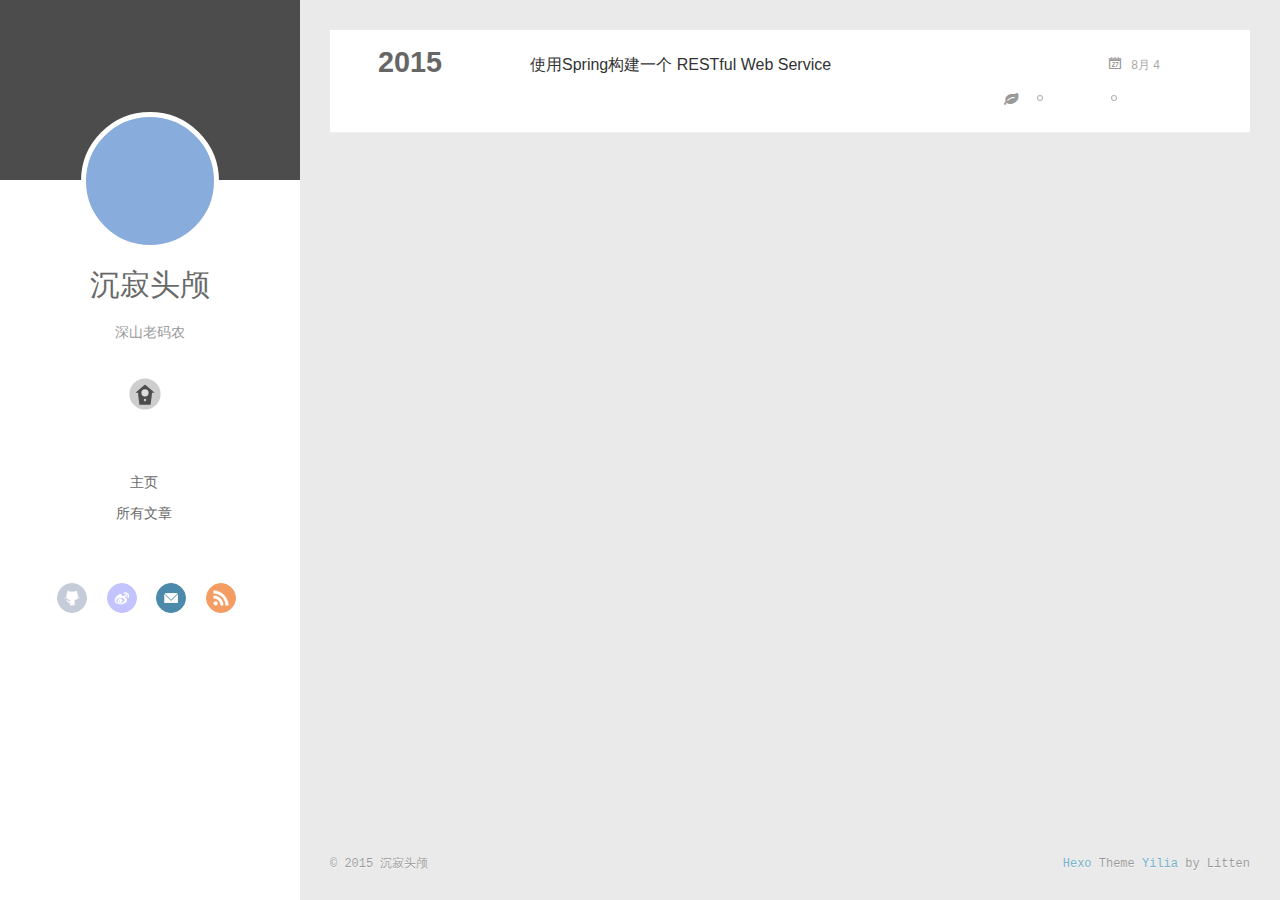
<file: tags/Spring/index.html>
<!DOCTYPE html>
<html>
<head>
  <meta charset="utf-8">
  
  <title>Tag: Spring | 沉寂头颅</title>
  <meta name="viewport" content="width=device-width, initial-scale=1, maximum-scale=1">
  <meta name="description">
<meta property="og:type" content="website">
<meta property="og:title" content="沉寂头颅">
<meta property="og:url" content="chensunhao@github.io/tags/Spring/index.html">
<meta property="og:site_name" content="沉寂头颅">
<meta property="og:description">
<meta name="twitter:card" content="summary">
<meta name="twitter:title" content="沉寂头颅">
<meta name="twitter:description">
  
    <link rel="alternative" href="/atom.xml" title="沉寂头颅" type="application/atom+xml">
  
  
  <link rel="stylesheet" href="/css/style.css" type="text/css">
<script>
var _hmt = _hmt || [];
(function() {
  var hm = document.createElement("script");
  hm.src = "//hm.baidu.com/hm.js?6a263a550229abf7d7777feaa2f0555b";
  var s = document.getElementsByTagName("script")[0]; 
  s.parentNode.insertBefore(hm, s);
})();
</script>
</head>
<body>
  <div id="container">
    <div class="left-col">
    <div class="overlay"></div>
<div class="intrude-less">
	<header id="header" class="inner">
		<a href="/" class="profilepic">
			
			<img lazy-src="/img/logo.png" class="js-avatar">
			
		</a>

		<hgroup>
		  <h1 class="header-author"><a href="/">沉寂头颅</a></h1>
		</hgroup>

		
		<p class="header-subtitle">深山老码农</p>
		

		
			<div class="switch-btn">
				<div class="icon">
					<div class="icon-ctn">
						<div class="icon-wrap icon-house" data-idx="0">
							<div class="birdhouse"></div>
							<div class="birdhouse_holes"></div>
						</div>
						<div class="icon-wrap icon-ribbon hide" data-idx="1">
							<div class="ribbon"></div>
						</div>
						
						<div class="icon-wrap icon-link hide" data-idx="2">
							<div class="loopback_l"></div>
							<div class="loopback_r"></div>
						</div>
						
						
						<div class="icon-wrap icon-me hide" data-idx="3">
							<div class="user"></div>
							<div class="shoulder"></div>
						</div>
						
					</div>
					
				</div>
				<div class="tips-box hide">
					<div class="tips-arrow"></div>
					<ul class="tips-inner">
						<li>菜单</li>
						<li>标签</li>
						
						<li>友情链接</li>
						
						
						<li>关于我</li>
						
					</ul>
				</div>
			</div>
		

		<div class="switch-area">
			<div class="switch-wrap">
				<section class="switch-part switch-part1">
					<nav class="header-menu">
						<ul>
						
							<li><a href="/">主页</a></li>
				        
							<li><a href="/archives">所有文章</a></li>
				        
						</ul>
					</nav>
					<nav class="header-nav">
						<div class="social">
							
								<a class="github" target="_blank" href="https://github.com/chensunhao" title="github">github</a>
					        
								<a class="weibo" target="_blank" href="http://weibo.com/ycysth" title="weibo">weibo</a>
					        
								<a class="mail" target="_blank" href="/chensunhao#gmail.com" title="mail">mail</a>
					        
								<a class="rss" target="_blank" href="http://chensunhao.github.io/atom.xml" title="rss">rss</a>
					        
						</div>
					</nav>
				</section>
				
				
				<section class="switch-part switch-part2">
					<div class="widget tagcloud" id="js-tagcloud">
						<a href="/tags/Hadoop/" style="font-size: 10px;">Hadoop</a> <a href="/tags/Restful/" style="font-size: 10px;">Restful</a> <a href="/tags/Spring/" style="font-size: 10px;">Spring</a> <a href="/tags/集群/" style="font-size: 10px;">集群</a>
					</div>
				</section>
				
				
				
				<section class="switch-part switch-part3">
					<div id="js-friends">
					
			          <a target="_blank" class="main-nav-link switch-friends-link" href="http://sunxiang0918.cn/">翔妖除魔的博客</a>
			        
			        </div>
				</section>
				

				
				
				<section class="switch-part switch-part4">
				
					<div id="js-aboutme">深山老码农</div>
				</section>
				
			</div>
		</div>
	</header>				
</div>
    </div>
    <div class="mid-col">
      <nav id="mobile-nav">
  	<div class="overlay">
  		<div class="slider-trigger"></div>
  		<h1 class="header-author js-mobile-header hide">沉寂头颅</h1>
  	</div>
	<div class="intrude-less">
		<header id="header" class="inner">
			<div class="profilepic">
				<img lazy-src="/img/logo.png" class="js-avatar">
			</div>
			<hgroup>
			  <h1 class="header-author">沉寂头颅</h1>
			</hgroup>
			
			<p class="header-subtitle">深山老码农</p>
			
			<nav class="header-menu">
				<ul>
				
					<li><a href="/">主页</a></li>
		        
					<li><a href="/archives">所有文章</a></li>
		        
		        <div class="clearfix"></div>
				</ul>
			</nav>
			<nav class="header-nav">
				<div class="social">
					
						<a class="github" target="_blank" href="https://github.com/chensunhao" title="github">github</a>
			        
						<a class="weibo" target="_blank" href="http://weibo.com/ycysth" title="weibo">weibo</a>
			        
						<a class="mail" target="_blank" href="/chensunhao#gmail.com" title="mail">mail</a>
			        
						<a class="rss" target="_blank" href="http://chensunhao.github.io/atom.xml" title="rss">rss</a>
			        
				</div>
			</nav>
		</header>				
	</div>
</nav>
      <div class="body-wrap">
  
  
    
    
      
      
      <section class="archives-wrap">
        <div class="archive-year-wrap">
          <a href="/archives/2015" class="archive-year">2015</a>
        </div>
        <div class="archives">
    
    <article class="archive-article archive-type-post">
  <div class="archive-article-inner">
    <header class="archive-article-header">
      	<div class="article-meta">
	      	<a href="/2015/08/04/使用Spring构建一个 RESTful Web Service/" class="archive-article-date">
  	<time datetime="2015-08-04T14:23:54.000Z" itemprop="datePublished">8月 4</time>
</a>
        </div>
    	 
  
    <h1 itemprop="name">
      <a class="archive-article-title" href="/2015/08/04/使用Spring构建一个 RESTful Web Service/">使用Spring构建一个 RESTful Web Service</a>
    </h1>
  

        <div class="article-info info-on-right">
          
	<div class="article-tag tagcloud">
		<ul class="article-tag-list"><li class="article-tag-list-item"><a class="article-tag-list-link" href="/tags/Restful/">Restful</a></li><li class="article-tag-list-item"><a class="article-tag-list-link" href="/tags/Spring/">Spring</a></li></ul>
	</div>

          

        </div>
        <div class="clearfix"></div>
    </header>
  </div>
</article>
  
  
    </div></section>
  

    

</div>
      <footer id="footer">
  <div class="outer">
    <div id="footer-info">
    	<div class="footer-left">
    		&copy; 2015 沉寂头颅
    	</div>
      	<div class="footer-right">
      		<a href="http://hexo.io/" target="_blank">Hexo</a>  Theme <a href="https://github.com/litten/hexo-theme-yilia" target="_blank">Yilia</a> by Litten
      	</div>
    </div>
  </div>
</footer>
    </div>
    
  <link rel="stylesheet" href="/fancybox/jquery.fancybox.css" type="text/css">


<script>
	var yiliaConfig = {
		fancybox: true,
		mathjax: true,
		animate: true,
		isHome: false,
		isPost: false,
		isArchive: false,
		isTag: true,
		isCategory: false,
		open_in_new: false
	}
</script>
<script src="http://7.url.cn/edu/jslib/comb/require-2.1.6,jquery-1.9.1.min.js" type="text/javascript"></script>
<script src="/js/main.js" type="text/javascript"></script>






<script type="text/x-mathjax-config">
MathJax.Hub.Config({
    tex2jax: {
        inlineMath: [ ['$','$'], ["\\(","\\)"]  ],
        processEscapes: true,
        skipTags: ['script', 'noscript', 'style', 'textarea', 'pre', 'code']
    }
});

MathJax.Hub.Queue(function() {
    var all = MathJax.Hub.getAllJax(), i;
    for(i=0; i < all.length; i += 1) {
        all[i].SourceElement().parentNode.className += ' has-jax';                 
    }       
});
</script>

<script type="text/javascript" src="http://cdn.mathjax.org/mathjax/latest/MathJax.js?config=TeX-AMS-MML_HTMLorMML">
</script>


  </div>
</body>
</html>
</file>
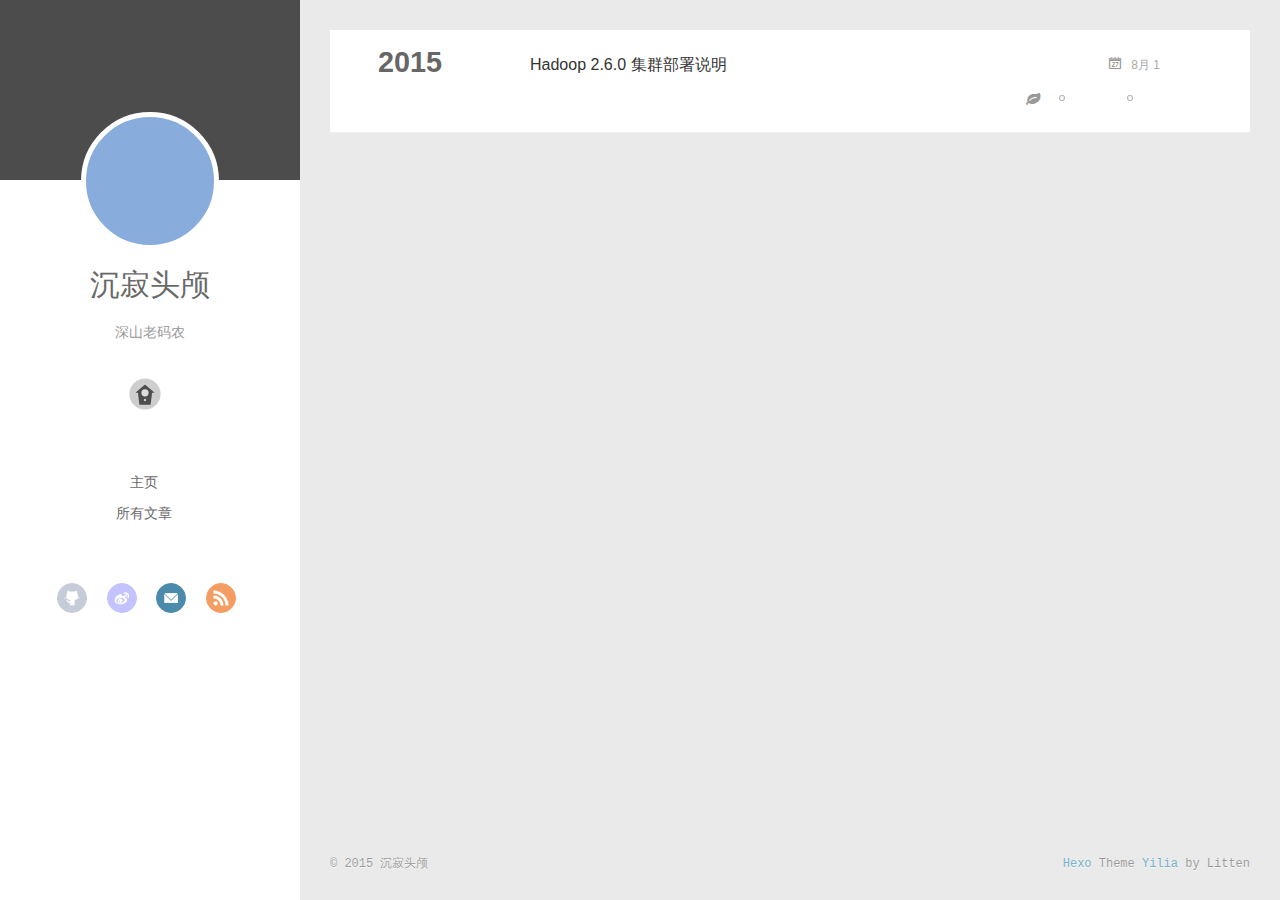
<file: tags/集群/index.html>
<!DOCTYPE html>
<html>
<head>
  <meta charset="utf-8">
  
  <title>Tag: 集群 | 沉寂头颅</title>
  <meta name="viewport" content="width=device-width, initial-scale=1, maximum-scale=1">
  <meta name="description">
<meta property="og:type" content="website">
<meta property="og:title" content="沉寂头颅">
<meta property="og:url" content="chensunhao@github.io/tags/集群/index.html">
<meta property="og:site_name" content="沉寂头颅">
<meta property="og:description">
<meta name="twitter:card" content="summary">
<meta name="twitter:title" content="沉寂头颅">
<meta name="twitter:description">
  
    <link rel="alternative" href="/atom.xml" title="沉寂头颅" type="application/atom+xml">
  
  
  <link rel="stylesheet" href="/css/style.css" type="text/css">
<script>
var _hmt = _hmt || [];
(function() {
  var hm = document.createElement("script");
  hm.src = "//hm.baidu.com/hm.js?6a263a550229abf7d7777feaa2f0555b";
  var s = document.getElementsByTagName("script")[0]; 
  s.parentNode.insertBefore(hm, s);
})();
</script>
</head>
<body>
  <div id="container">
    <div class="left-col">
    <div class="overlay"></div>
<div class="intrude-less">
	<header id="header" class="inner">
		<a href="/" class="profilepic">
			
			<img lazy-src="/img/logo.png" class="js-avatar">
			
		</a>

		<hgroup>
		  <h1 class="header-author"><a href="/">沉寂头颅</a></h1>
		</hgroup>

		
		<p class="header-subtitle">深山老码农</p>
		

		
			<div class="switch-btn">
				<div class="icon">
					<div class="icon-ctn">
						<div class="icon-wrap icon-house" data-idx="0">
							<div class="birdhouse"></div>
							<div class="birdhouse_holes"></div>
						</div>
						<div class="icon-wrap icon-ribbon hide" data-idx="1">
							<div class="ribbon"></div>
						</div>
						
						<div class="icon-wrap icon-link hide" data-idx="2">
							<div class="loopback_l"></div>
							<div class="loopback_r"></div>
						</div>
						
						
						<div class="icon-wrap icon-me hide" data-idx="3">
							<div class="user"></div>
							<div class="shoulder"></div>
						</div>
						
					</div>
					
				</div>
				<div class="tips-box hide">
					<div class="tips-arrow"></div>
					<ul class="tips-inner">
						<li>菜单</li>
						<li>标签</li>
						
						<li>友情链接</li>
						
						
						<li>关于我</li>
						
					</ul>
				</div>
			</div>
		

		<div class="switch-area">
			<div class="switch-wrap">
				<section class="switch-part switch-part1">
					<nav class="header-menu">
						<ul>
						
							<li><a href="/">主页</a></li>
				        
							<li><a href="/archives">所有文章</a></li>
				        
						</ul>
					</nav>
					<nav class="header-nav">
						<div class="social">
							
								<a class="github" target="_blank" href="https://github.com/chensunhao" title="github">github</a>
					        
								<a class="weibo" target="_blank" href="http://weibo.com/ycysth" title="weibo">weibo</a>
					        
								<a class="mail" target="_blank" href="/chensunhao#gmail.com" title="mail">mail</a>
					        
								<a class="rss" target="_blank" href="http://chensunhao.github.io/atom.xml" title="rss">rss</a>
					        
						</div>
					</nav>
				</section>
				
				
				<section class="switch-part switch-part2">
					<div class="widget tagcloud" id="js-tagcloud">
						<a href="/tags/Hadoop/" style="font-size: 10px;">Hadoop</a> <a href="/tags/Restful/" style="font-size: 10px;">Restful</a> <a href="/tags/Spring/" style="font-size: 10px;">Spring</a> <a href="/tags/集群/" style="font-size: 10px;">集群</a>
					</div>
				</section>
				
				
				
				<section class="switch-part switch-part3">
					<div id="js-friends">
					
			          <a target="_blank" class="main-nav-link switch-friends-link" href="http://sunxiang0918.cn/">翔妖除魔的博客</a>
			        
			        </div>
				</section>
				

				
				
				<section class="switch-part switch-part4">
				
					<div id="js-aboutme">深山老码农</div>
				</section>
				
			</div>
		</div>
	</header>				
</div>
    </div>
    <div class="mid-col">
      <nav id="mobile-nav">
  	<div class="overlay">
  		<div class="slider-trigger"></div>
  		<h1 class="header-author js-mobile-header hide">沉寂头颅</h1>
  	</div>
	<div class="intrude-less">
		<header id="header" class="inner">
			<div class="profilepic">
				<img lazy-src="/img/logo.png" class="js-avatar">
			</div>
			<hgroup>
			  <h1 class="header-author">沉寂头颅</h1>
			</hgroup>
			
			<p class="header-subtitle">深山老码农</p>
			
			<nav class="header-menu">
				<ul>
				
					<li><a href="/">主页</a></li>
		        
					<li><a href="/archives">所有文章</a></li>
		        
		        <div class="clearfix"></div>
				</ul>
			</nav>
			<nav class="header-nav">
				<div class="social">
					
						<a class="github" target="_blank" href="https://github.com/chensunhao" title="github">github</a>
			        
						<a class="weibo" target="_blank" href="http://weibo.com/ycysth" title="weibo">weibo</a>
			        
						<a class="mail" target="_blank" href="/chensunhao#gmail.com" title="mail">mail</a>
			        
						<a class="rss" target="_blank" href="http://chensunhao.github.io/atom.xml" title="rss">rss</a>
			        
				</div>
			</nav>
		</header>				
	</div>
</nav>
      <div class="body-wrap">
  
  
    
    
      
      
      <section class="archives-wrap">
        <div class="archive-year-wrap">
          <a href="/archives/2015" class="archive-year">2015</a>
        </div>
        <div class="archives">
    
    <article class="archive-article archive-type-post">
  <div class="archive-article-inner">
    <header class="archive-article-header">
      	<div class="article-meta">
	      	<a href="/2015/08/01/Hadoop2.6.0集群部署说明/" class="archive-article-date">
  	<time datetime="2015-08-01T07:23:24.000Z" itemprop="datePublished">8月 1</time>
</a>
        </div>
    	 
  
    <h1 itemprop="name">
      <a class="archive-article-title" href="/2015/08/01/Hadoop2.6.0集群部署说明/">Hadoop 2.6.0 集群部署说明</a>
    </h1>
  

        <div class="article-info info-on-right">
          
	<div class="article-tag tagcloud">
		<ul class="article-tag-list"><li class="article-tag-list-item"><a class="article-tag-list-link" href="/tags/Hadoop/">Hadoop</a></li><li class="article-tag-list-item"><a class="article-tag-list-link" href="/tags/集群/">集群</a></li></ul>
	</div>

          

        </div>
        <div class="clearfix"></div>
    </header>
  </div>
</article>
  
  
    </div></section>
  

    

</div>
      <footer id="footer">
  <div class="outer">
    <div id="footer-info">
    	<div class="footer-left">
    		&copy; 2015 沉寂头颅
    	</div>
      	<div class="footer-right">
      		<a href="http://hexo.io/" target="_blank">Hexo</a>  Theme <a href="https://github.com/litten/hexo-theme-yilia" target="_blank">Yilia</a> by Litten
      	</div>
    </div>
  </div>
</footer>
    </div>
    
  <link rel="stylesheet" href="/fancybox/jquery.fancybox.css" type="text/css">


<script>
	var yiliaConfig = {
		fancybox: true,
		mathjax: true,
		animate: true,
		isHome: false,
		isPost: false,
		isArchive: false,
		isTag: true,
		isCategory: false,
		open_in_new: false
	}
</script>
<script src="http://7.url.cn/edu/jslib/comb/require-2.1.6,jquery-1.9.1.min.js" type="text/javascript"></script>
<script src="/js/main.js" type="text/javascript"></script>






<script type="text/x-mathjax-config">
MathJax.Hub.Config({
    tex2jax: {
        inlineMath: [ ['$','$'], ["\\(","\\)"]  ],
        processEscapes: true,
        skipTags: ['script', 'noscript', 'style', 'textarea', 'pre', 'code']
    }
});

MathJax.Hub.Queue(function() {
    var all = MathJax.Hub.getAllJax(), i;
    for(i=0; i < all.length; i += 1) {
        all[i].SourceElement().parentNode.className += ' has-jax';                 
    }       
});
</script>

<script type="text/javascript" src="http://cdn.mathjax.org/mathjax/latest/MathJax.js?config=TeX-AMS-MML_HTMLorMML">
</script>


  </div>
</body>
</html>
</file>
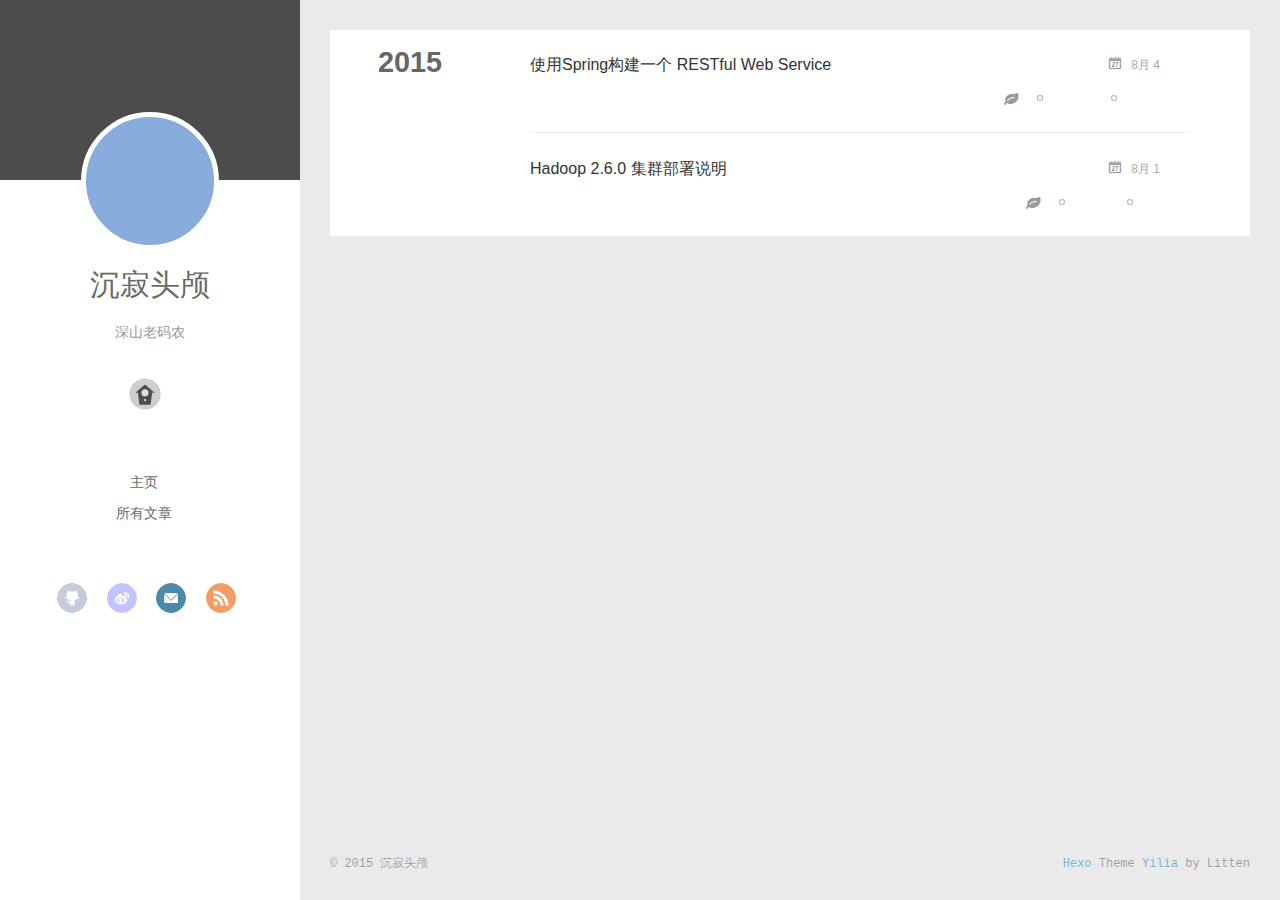
<file: archives/2015/08/index.html>
<!DOCTYPE html>
<html>
<head>
  <meta charset="utf-8">
  
  <title>Archives: 2015/8 | 沉寂头颅</title>
  <meta name="viewport" content="width=device-width, initial-scale=1, maximum-scale=1">
  <meta name="description">
<meta property="og:type" content="website">
<meta property="og:title" content="沉寂头颅">
<meta property="og:url" content="chensunhao@github.io/archives/2015/08/index.html">
<meta property="og:site_name" content="沉寂头颅">
<meta property="og:description">
<meta name="twitter:card" content="summary">
<meta name="twitter:title" content="沉寂头颅">
<meta name="twitter:description">
  
    <link rel="alternative" href="/atom.xml" title="沉寂头颅" type="application/atom+xml">
  
  
  <link rel="stylesheet" href="/css/style.css" type="text/css">
<script>
var _hmt = _hmt || [];
(function() {
  var hm = document.createElement("script");
  hm.src = "//hm.baidu.com/hm.js?6a263a550229abf7d7777feaa2f0555b";
  var s = document.getElementsByTagName("script")[0]; 
  s.parentNode.insertBefore(hm, s);
})();
</script>
</head>
<body>
  <div id="container">
    <div class="left-col">
    <div class="overlay"></div>
<div class="intrude-less">
	<header id="header" class="inner">
		<a href="/" class="profilepic">
			
			<img lazy-src="/img/logo.png" class="js-avatar">
			
		</a>

		<hgroup>
		  <h1 class="header-author"><a href="/">沉寂头颅</a></h1>
		</hgroup>

		
		<p class="header-subtitle">深山老码农</p>
		

		
			<div class="switch-btn">
				<div class="icon">
					<div class="icon-ctn">
						<div class="icon-wrap icon-house" data-idx="0">
							<div class="birdhouse"></div>
							<div class="birdhouse_holes"></div>
						</div>
						<div class="icon-wrap icon-ribbon hide" data-idx="1">
							<div class="ribbon"></div>
						</div>
						
						<div class="icon-wrap icon-link hide" data-idx="2">
							<div class="loopback_l"></div>
							<div class="loopback_r"></div>
						</div>
						
						
						<div class="icon-wrap icon-me hide" data-idx="3">
							<div class="user"></div>
							<div class="shoulder"></div>
						</div>
						
					</div>
					
				</div>
				<div class="tips-box hide">
					<div class="tips-arrow"></div>
					<ul class="tips-inner">
						<li>菜单</li>
						<li>标签</li>
						
						<li>友情链接</li>
						
						
						<li>关于我</li>
						
					</ul>
				</div>
			</div>
		

		<div class="switch-area">
			<div class="switch-wrap">
				<section class="switch-part switch-part1">
					<nav class="header-menu">
						<ul>
						
							<li><a href="/">主页</a></li>
				        
							<li><a href="/archives">所有文章</a></li>
				        
						</ul>
					</nav>
					<nav class="header-nav">
						<div class="social">
							
								<a class="github" target="_blank" href="https://github.com/chensunhao" title="github">github</a>
					        
								<a class="weibo" target="_blank" href="http://weibo.com/ycysth" title="weibo">weibo</a>
					        
								<a class="mail" target="_blank" href="/chensunhao#gmail.com" title="mail">mail</a>
					        
								<a class="rss" target="_blank" href="http://chensunhao.github.io/atom.xml" title="rss">rss</a>
					        
						</div>
					</nav>
				</section>
				
				
				<section class="switch-part switch-part2">
					<div class="widget tagcloud" id="js-tagcloud">
						<a href="/tags/Hadoop/" style="font-size: 10px;">Hadoop</a> <a href="/tags/Restful/" style="font-size: 10px;">Restful</a> <a href="/tags/Spring/" style="font-size: 10px;">Spring</a> <a href="/tags/集群/" style="font-size: 10px;">集群</a>
					</div>
				</section>
				
				
				
				<section class="switch-part switch-part3">
					<div id="js-friends">
					
			          <a target="_blank" class="main-nav-link switch-friends-link" href="http://sunxiang0918.cn/">翔妖除魔的博客</a>
			        
			        </div>
				</section>
				

				
				
				<section class="switch-part switch-part4">
				
					<div id="js-aboutme">深山老码农</div>
				</section>
				
			</div>
		</div>
	</header>				
</div>
    </div>
    <div class="mid-col">
      <nav id="mobile-nav">
  	<div class="overlay">
  		<div class="slider-trigger"></div>
  		<h1 class="header-author js-mobile-header hide">沉寂头颅</h1>
  	</div>
	<div class="intrude-less">
		<header id="header" class="inner">
			<div class="profilepic">
				<img lazy-src="/img/logo.png" class="js-avatar">
			</div>
			<hgroup>
			  <h1 class="header-author">沉寂头颅</h1>
			</hgroup>
			
			<p class="header-subtitle">深山老码农</p>
			
			<nav class="header-menu">
				<ul>
				
					<li><a href="/">主页</a></li>
		        
					<li><a href="/archives">所有文章</a></li>
		        
		        <div class="clearfix"></div>
				</ul>
			</nav>
			<nav class="header-nav">
				<div class="social">
					
						<a class="github" target="_blank" href="https://github.com/chensunhao" title="github">github</a>
			        
						<a class="weibo" target="_blank" href="http://weibo.com/ycysth" title="weibo">weibo</a>
			        
						<a class="mail" target="_blank" href="/chensunhao#gmail.com" title="mail">mail</a>
			        
						<a class="rss" target="_blank" href="http://chensunhao.github.io/atom.xml" title="rss">rss</a>
			        
				</div>
			</nav>
		</header>				
	</div>
</nav>
      <div class="body-wrap">
  
  
    
    
      
      
      <section class="archives-wrap">
        <div class="archive-year-wrap">
          <a href="/archives/2015" class="archive-year">2015</a>
        </div>
        <div class="archives">
    
    <article class="archive-article archive-type-post">
  <div class="archive-article-inner">
    <header class="archive-article-header">
      	<div class="article-meta">
	      	<a href="/2015/08/04/使用Spring构建一个 RESTful Web Service/" class="archive-article-date">
  	<time datetime="2015-08-04T14:23:54.000Z" itemprop="datePublished">8月 4</time>
</a>
        </div>
    	 
  
    <h1 itemprop="name">
      <a class="archive-article-title" href="/2015/08/04/使用Spring构建一个 RESTful Web Service/">使用Spring构建一个 RESTful Web Service</a>
    </h1>
  

        <div class="article-info info-on-right">
          
	<div class="article-tag tagcloud">
		<ul class="article-tag-list"><li class="article-tag-list-item"><a class="article-tag-list-link" href="/tags/Restful/">Restful</a></li><li class="article-tag-list-item"><a class="article-tag-list-link" href="/tags/Spring/">Spring</a></li></ul>
	</div>

          

        </div>
        <div class="clearfix"></div>
    </header>
  </div>
</article>
  
    
    
    <article class="archive-article archive-type-post">
  <div class="archive-article-inner">
    <header class="archive-article-header">
      	<div class="article-meta">
	      	<a href="/2015/08/01/Hadoop2.6.0集群部署说明/" class="archive-article-date">
  	<time datetime="2015-08-01T07:23:24.000Z" itemprop="datePublished">8月 1</time>
</a>
        </div>
    	 
  
    <h1 itemprop="name">
      <a class="archive-article-title" href="/2015/08/01/Hadoop2.6.0集群部署说明/">Hadoop 2.6.0 集群部署说明</a>
    </h1>
  

        <div class="article-info info-on-right">
          
	<div class="article-tag tagcloud">
		<ul class="article-tag-list"><li class="article-tag-list-item"><a class="article-tag-list-link" href="/tags/Hadoop/">Hadoop</a></li><li class="article-tag-list-item"><a class="article-tag-list-link" href="/tags/集群/">集群</a></li></ul>
	</div>

          

        </div>
        <div class="clearfix"></div>
    </header>
  </div>
</article>
  
  
    </div></section>
  

    

</div>
      <footer id="footer">
  <div class="outer">
    <div id="footer-info">
    	<div class="footer-left">
    		&copy; 2015 沉寂头颅
    	</div>
      	<div class="footer-right">
      		<a href="http://hexo.io/" target="_blank">Hexo</a>  Theme <a href="https://github.com/litten/hexo-theme-yilia" target="_blank">Yilia</a> by Litten
      	</div>
    </div>
  </div>
</footer>
    </div>
    
  <link rel="stylesheet" href="/fancybox/jquery.fancybox.css" type="text/css">


<script>
	var yiliaConfig = {
		fancybox: true,
		mathjax: true,
		animate: true,
		isHome: false,
		isPost: false,
		isArchive: true,
		isTag: false,
		isCategory: false,
		open_in_new: false
	}
</script>
<script src="http://7.url.cn/edu/jslib/comb/require-2.1.6,jquery-1.9.1.min.js" type="text/javascript"></script>
<script src="/js/main.js" type="text/javascript"></script>






<script type="text/x-mathjax-config">
MathJax.Hub.Config({
    tex2jax: {
        inlineMath: [ ['$','$'], ["\\(","\\)"]  ],
        processEscapes: true,
        skipTags: ['script', 'noscript', 'style', 'textarea', 'pre', 'code']
    }
});

MathJax.Hub.Queue(function() {
    var all = MathJax.Hub.getAllJax(), i;
    for(i=0; i < all.length; i += 1) {
        all[i].SourceElement().parentNode.className += ' has-jax';                 
    }       
});
</script>

<script type="text/javascript" src="http://cdn.mathjax.org/mathjax/latest/MathJax.js?config=TeX-AMS-MML_HTMLorMML">
</script>


  </div>
</body>
</html>
</file>
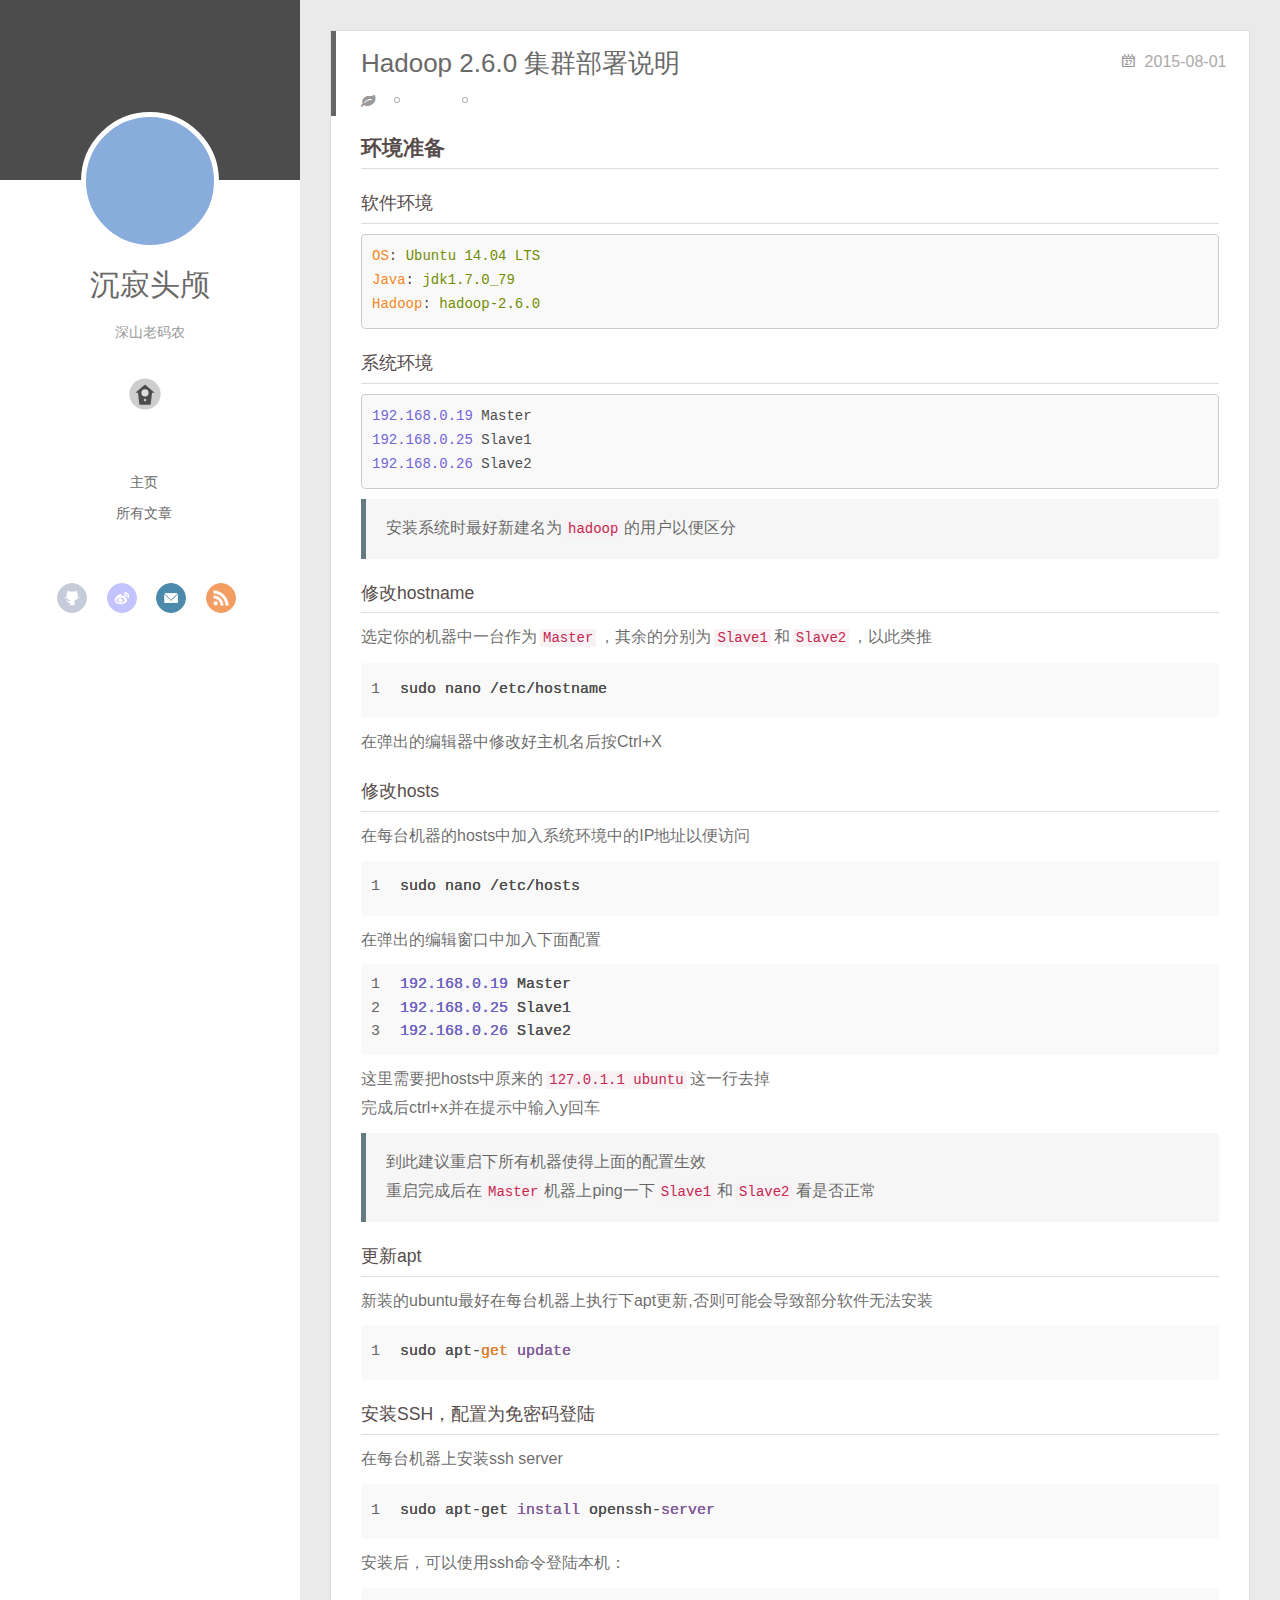
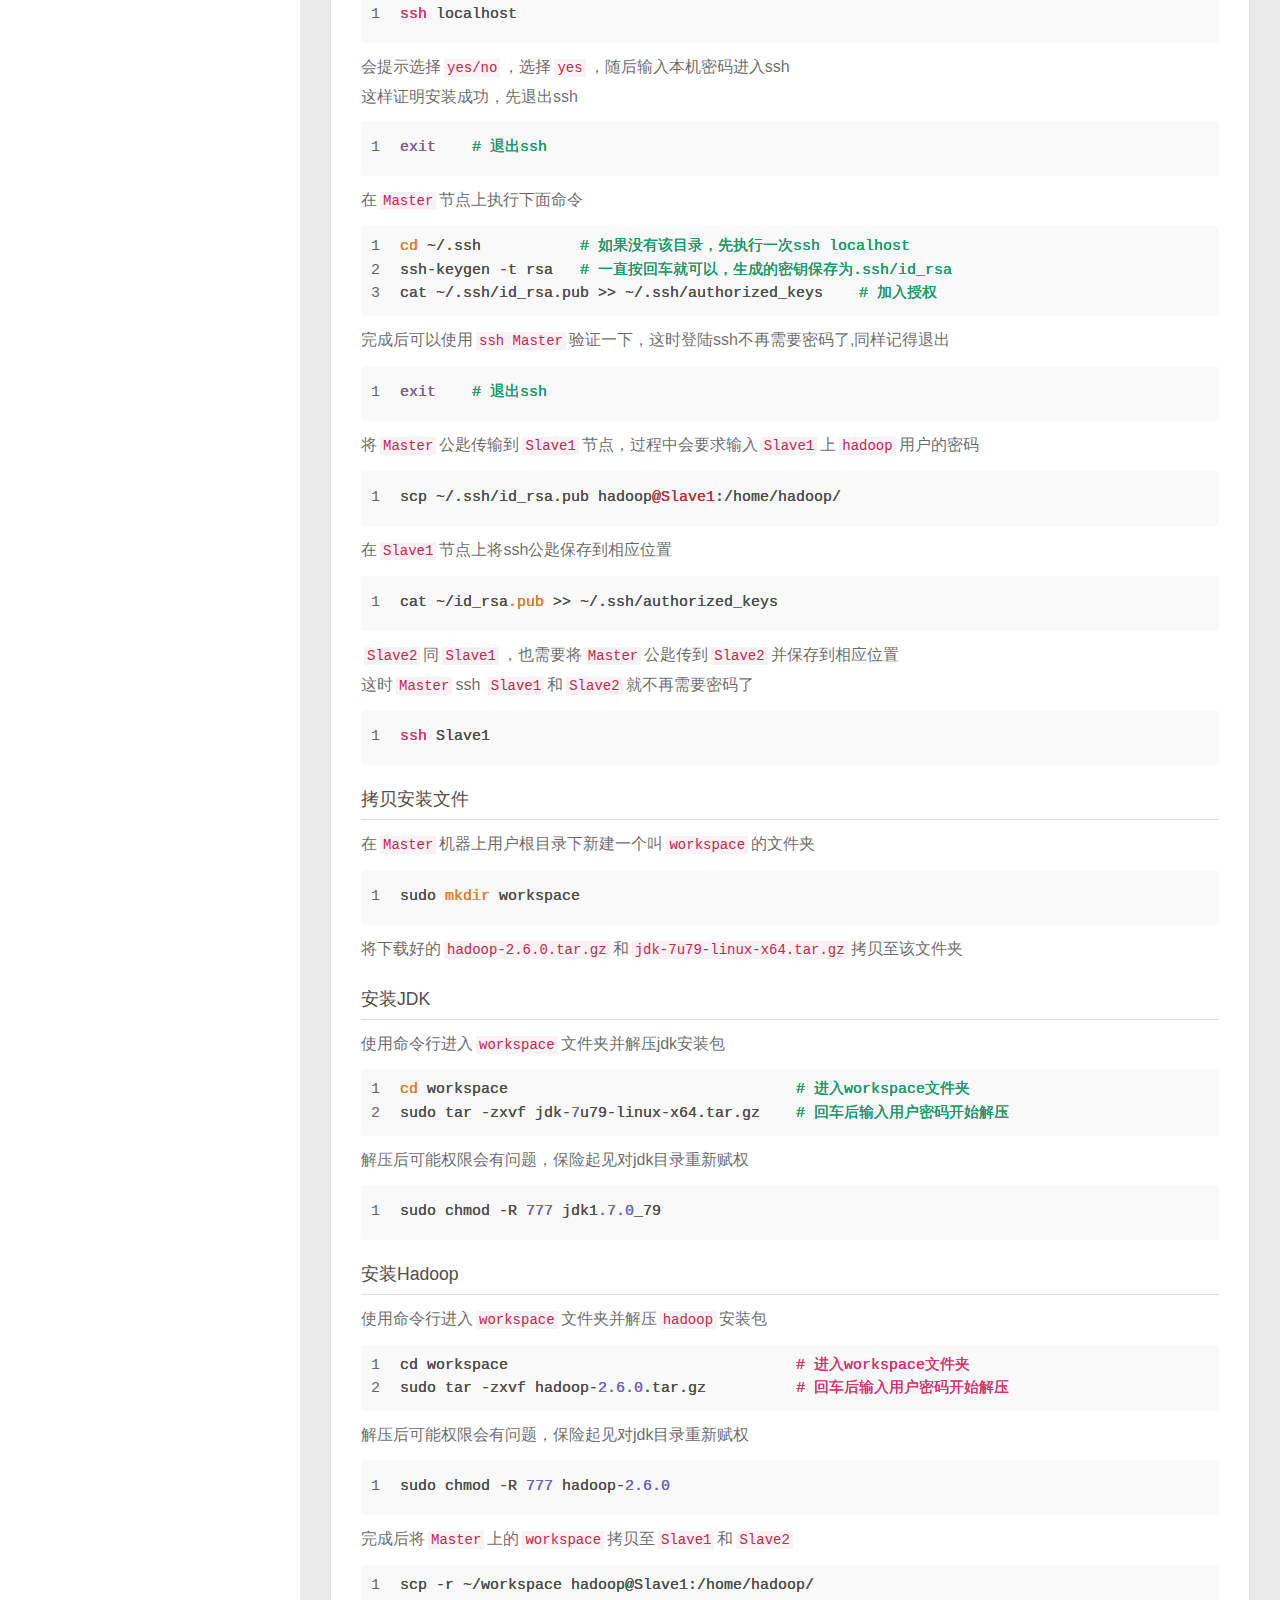
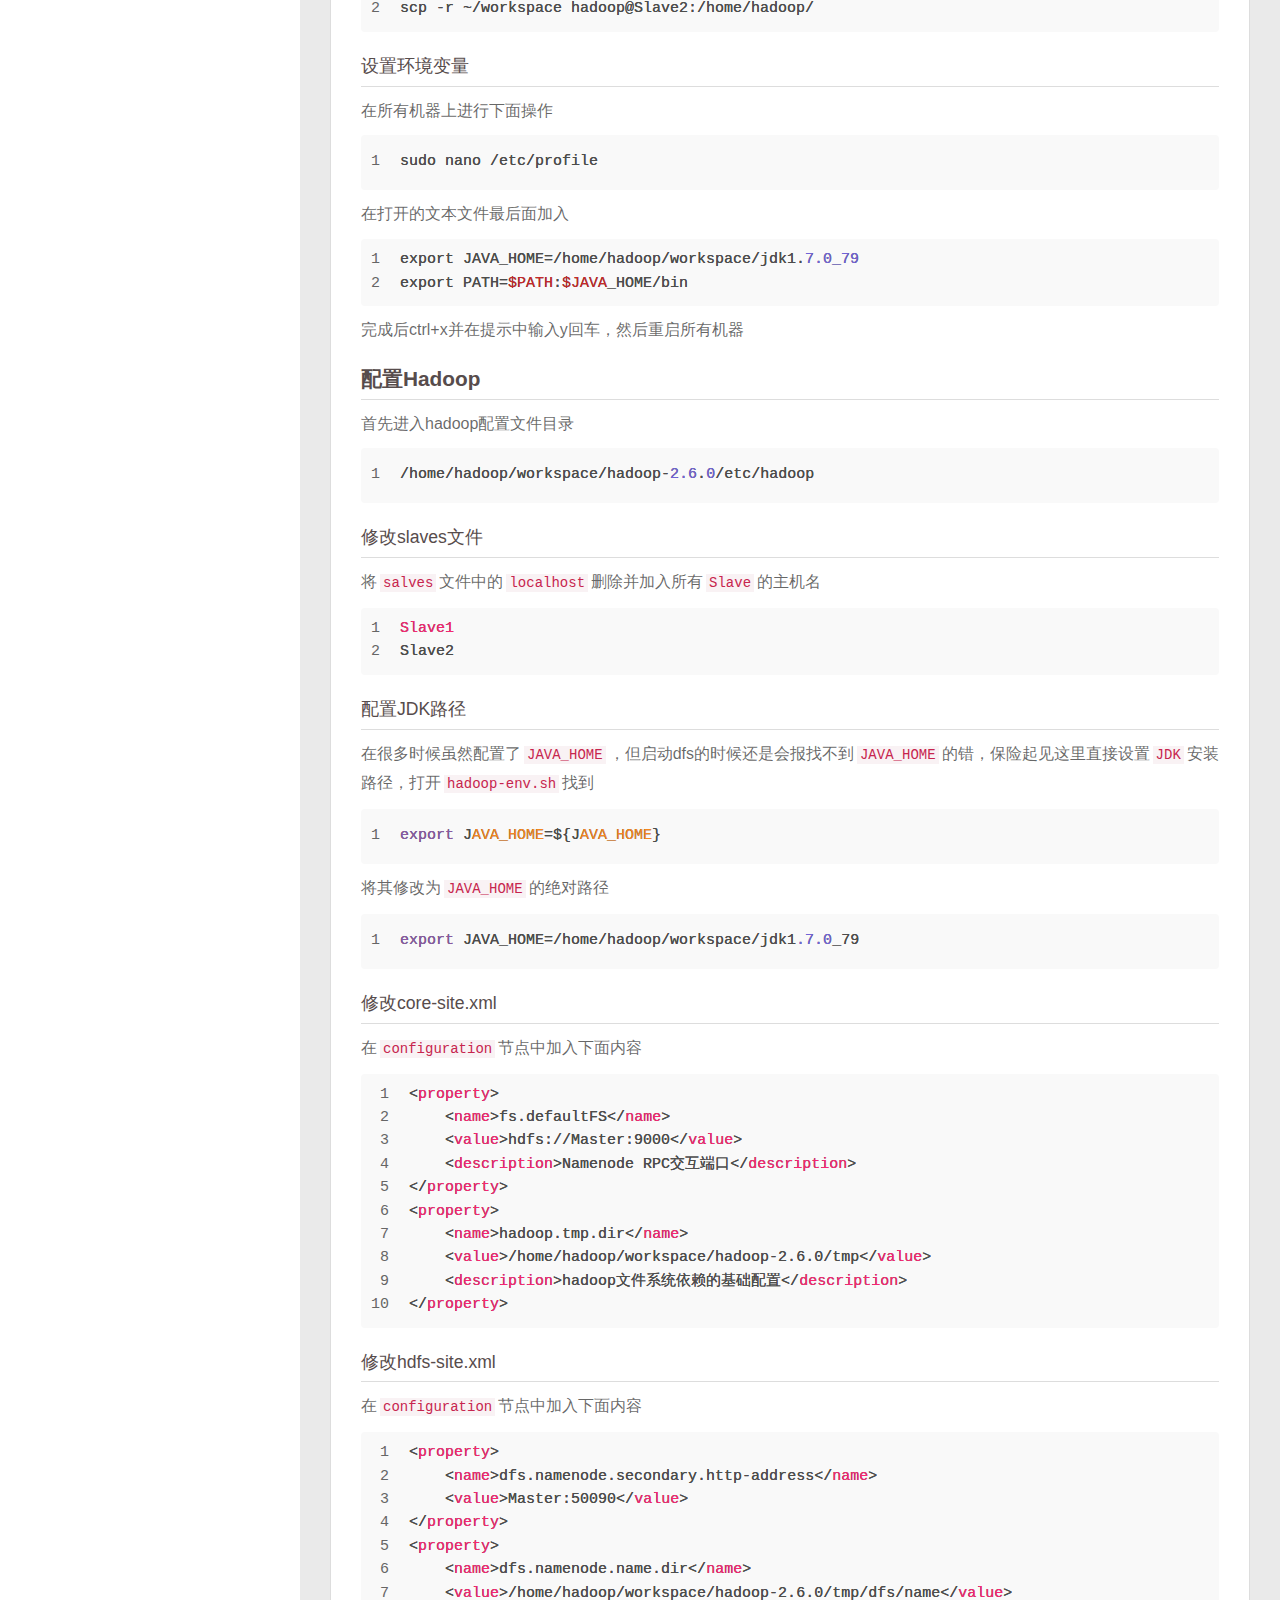
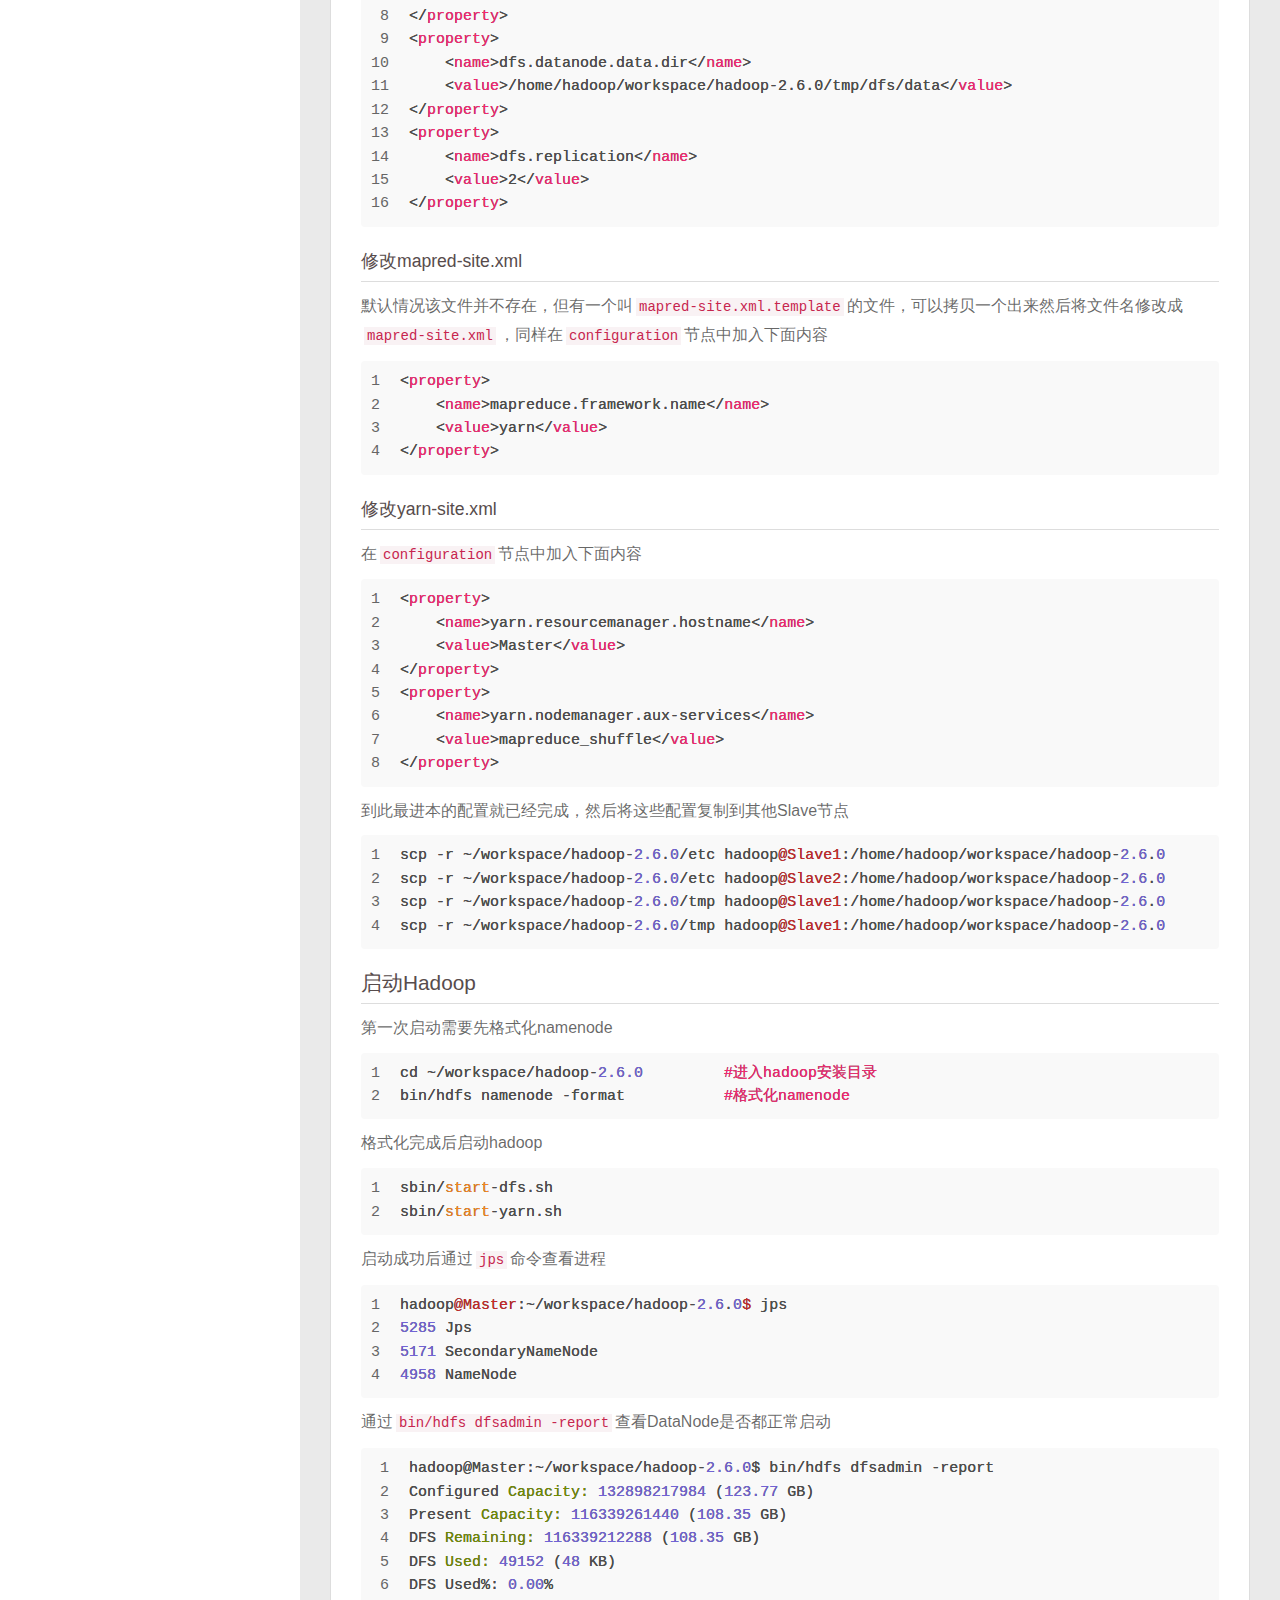
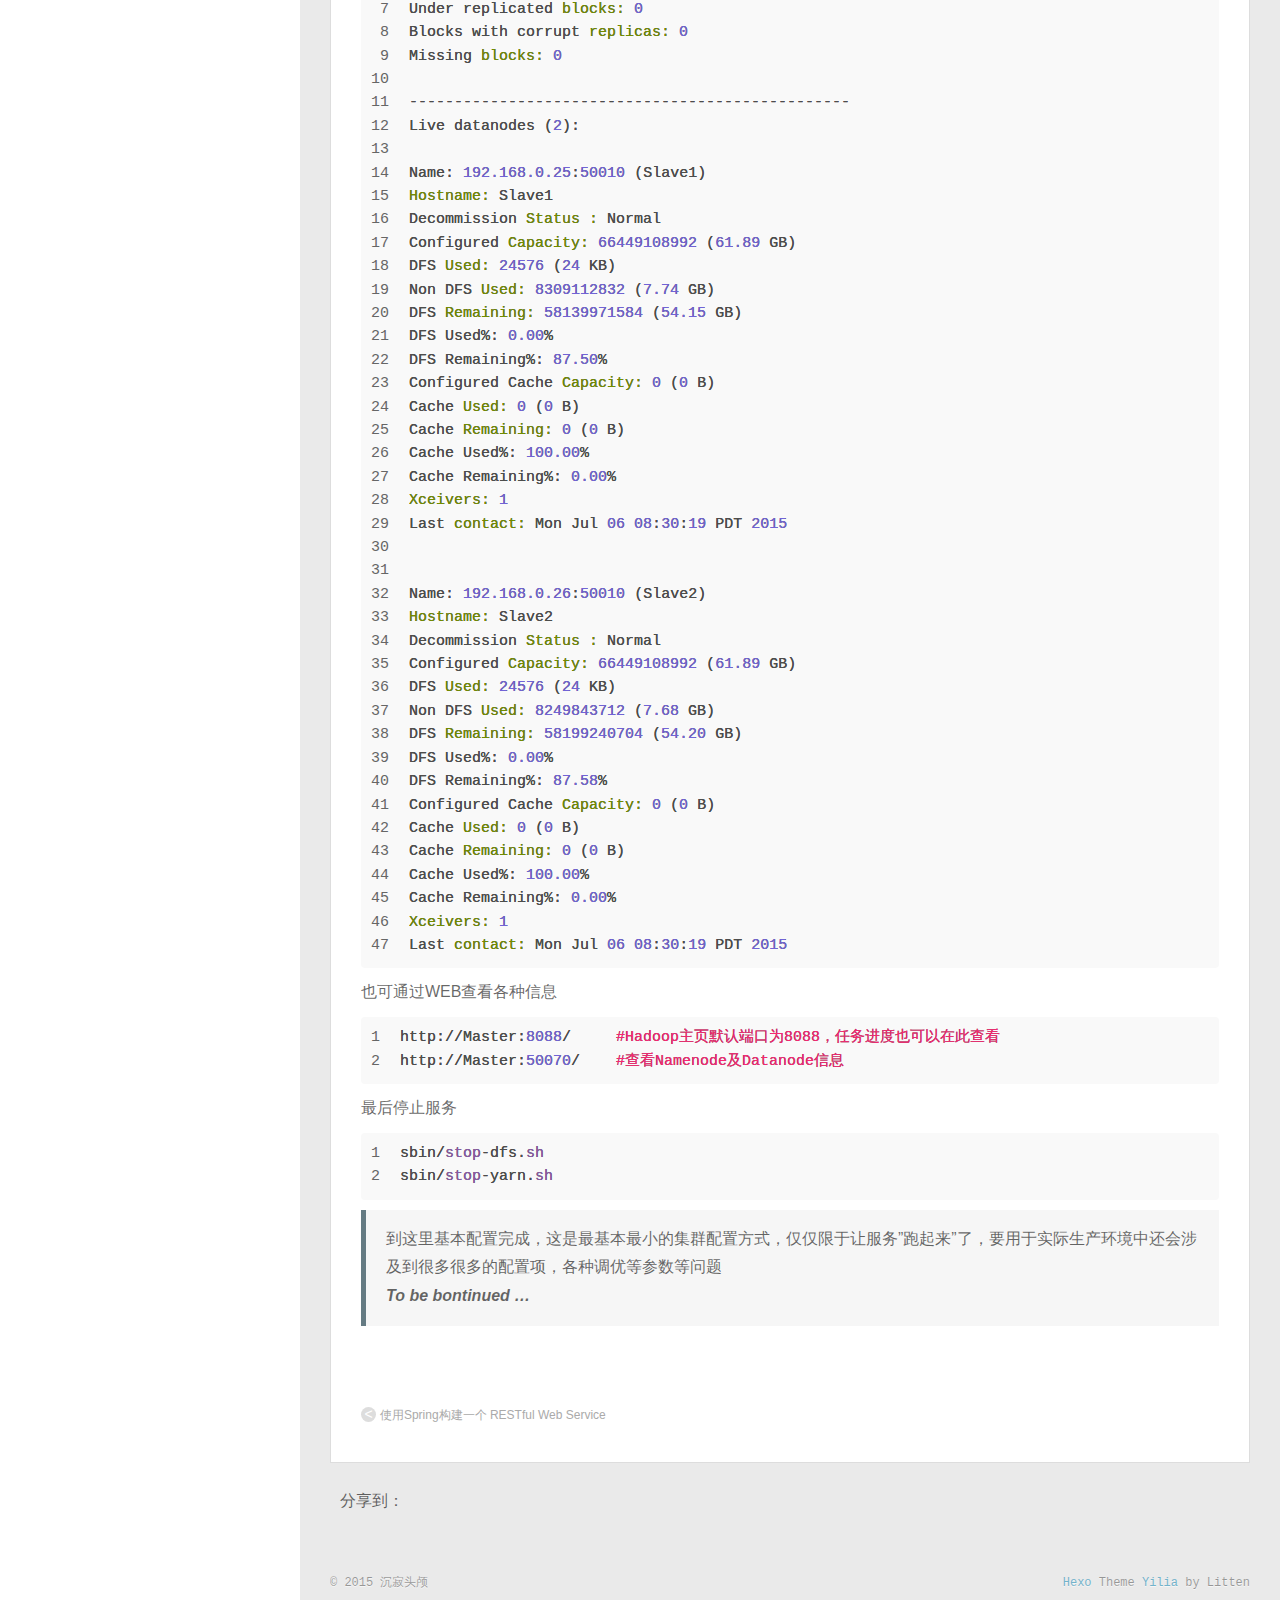
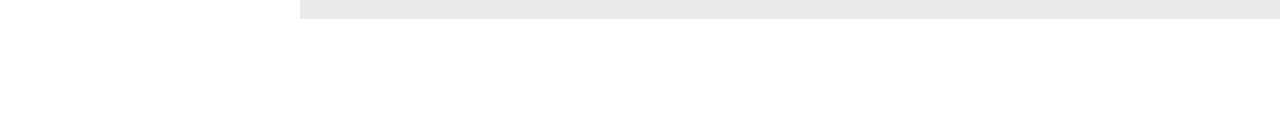
<file: 2015/08/01/Hadoop2.6.0集群部署说明/index.html>
<!DOCTYPE html>
<html>
<head>
  <meta charset="utf-8">
  
  <title>Hadoop 2.6.0 集群部署说明 | 沉寂头颅</title>
  <meta name="viewport" content="width=device-width, initial-scale=1, maximum-scale=1">
  <meta name="description" content="环境准备软件环境OS: Ubuntu 14.04 LTS
Java: jdk1.7.0_79
Hadoop: hadoop-2.6.0
系统环境192.168.0.19 Master
192.168.0.25 Slave1
192.168.0.26 Slave2

安装系统时最好新建名为hadoop的用户以便区分

修改hostname选定你的机器中一台作为Master，其余的分别为Slave1和">
<meta property="og:type" content="article">
<meta property="og:title" content="Hadoop 2.6.0 集群部署说明">
<meta property="og:url" content="chensunhao@github.io/2015/08/01/Hadoop2.6.0集群部署说明/index.html">
<meta property="og:site_name" content="沉寂头颅">
<meta property="og:description" content="环境准备软件环境OS: Ubuntu 14.04 LTS
Java: jdk1.7.0_79
Hadoop: hadoop-2.6.0
系统环境192.168.0.19 Master
192.168.0.25 Slave1
192.168.0.26 Slave2

安装系统时最好新建名为hadoop的用户以便区分

修改hostname选定你的机器中一台作为Master，其余的分别为Slave1和">
<meta property="og:updated_time" content="2015-08-04T14:39:10.037Z">
<meta name="twitter:card" content="summary">
<meta name="twitter:title" content="Hadoop 2.6.0 集群部署说明">
<meta name="twitter:description" content="环境准备软件环境OS: Ubuntu 14.04 LTS
Java: jdk1.7.0_79
Hadoop: hadoop-2.6.0
系统环境192.168.0.19 Master
192.168.0.25 Slave1
192.168.0.26 Slave2

安装系统时最好新建名为hadoop的用户以便区分

修改hostname选定你的机器中一台作为Master，其余的分别为Slave1和">
  
    <link rel="alternative" href="/atom.xml" title="沉寂头颅" type="application/atom+xml">
  
  
  <link rel="stylesheet" href="/css/style.css" type="text/css">
<script>
var _hmt = _hmt || [];
(function() {
  var hm = document.createElement("script");
  hm.src = "//hm.baidu.com/hm.js?6a263a550229abf7d7777feaa2f0555b";
  var s = document.getElementsByTagName("script")[0]; 
  s.parentNode.insertBefore(hm, s);
})();
</script>
</head>
<body>
  <div id="container">
    <div class="left-col">
    <div class="overlay"></div>
<div class="intrude-less">
	<header id="header" class="inner">
		<a href="/" class="profilepic">
			
			<img lazy-src="/img/logo.png" class="js-avatar">
			
		</a>

		<hgroup>
		  <h1 class="header-author"><a href="/">沉寂头颅</a></h1>
		</hgroup>

		
		<p class="header-subtitle">深山老码农</p>
		

		
			<div class="switch-btn">
				<div class="icon">
					<div class="icon-ctn">
						<div class="icon-wrap icon-house" data-idx="0">
							<div class="birdhouse"></div>
							<div class="birdhouse_holes"></div>
						</div>
						<div class="icon-wrap icon-ribbon hide" data-idx="1">
							<div class="ribbon"></div>
						</div>
						
						<div class="icon-wrap icon-link hide" data-idx="2">
							<div class="loopback_l"></div>
							<div class="loopback_r"></div>
						</div>
						
						
						<div class="icon-wrap icon-me hide" data-idx="3">
							<div class="user"></div>
							<div class="shoulder"></div>
						</div>
						
					</div>
					
				</div>
				<div class="tips-box hide">
					<div class="tips-arrow"></div>
					<ul class="tips-inner">
						<li>菜单</li>
						<li>标签</li>
						
						<li>友情链接</li>
						
						
						<li>关于我</li>
						
					</ul>
				</div>
			</div>
		

		<div class="switch-area">
			<div class="switch-wrap">
				<section class="switch-part switch-part1">
					<nav class="header-menu">
						<ul>
						
							<li><a href="/">主页</a></li>
				        
							<li><a href="/archives">所有文章</a></li>
				        
						</ul>
					</nav>
					<nav class="header-nav">
						<div class="social">
							
								<a class="github" target="_blank" href="https://github.com/chensunhao" title="github">github</a>
					        
								<a class="weibo" target="_blank" href="http://weibo.com/ycysth" title="weibo">weibo</a>
					        
								<a class="mail" target="_blank" href="/chensunhao#gmail.com" title="mail">mail</a>
					        
								<a class="rss" target="_blank" href="http://chensunhao.github.io/atom.xml" title="rss">rss</a>
					        
						</div>
					</nav>
				</section>
				
				
				<section class="switch-part switch-part2">
					<div class="widget tagcloud" id="js-tagcloud">
						<a href="/tags/Hadoop/" style="font-size: 10px;">Hadoop</a> <a href="/tags/Restful/" style="font-size: 10px;">Restful</a> <a href="/tags/Spring/" style="font-size: 10px;">Spring</a> <a href="/tags/集群/" style="font-size: 10px;">集群</a>
					</div>
				</section>
				
				
				
				<section class="switch-part switch-part3">
					<div id="js-friends">
					
			          <a target="_blank" class="main-nav-link switch-friends-link" href="http://sunxiang0918.cn/">翔妖除魔的博客</a>
			        
			        </div>
				</section>
				

				
				
				<section class="switch-part switch-part4">
				
					<div id="js-aboutme">深山老码农</div>
				</section>
				
			</div>
		</div>
	</header>				
</div>
    </div>
    <div class="mid-col">
      <nav id="mobile-nav">
  	<div class="overlay">
  		<div class="slider-trigger"></div>
  		<h1 class="header-author js-mobile-header hide">沉寂头颅</h1>
  	</div>
	<div class="intrude-less">
		<header id="header" class="inner">
			<div class="profilepic">
				<img lazy-src="/img/logo.png" class="js-avatar">
			</div>
			<hgroup>
			  <h1 class="header-author">沉寂头颅</h1>
			</hgroup>
			
			<p class="header-subtitle">深山老码农</p>
			
			<nav class="header-menu">
				<ul>
				
					<li><a href="/">主页</a></li>
		        
					<li><a href="/archives">所有文章</a></li>
		        
		        <div class="clearfix"></div>
				</ul>
			</nav>
			<nav class="header-nav">
				<div class="social">
					
						<a class="github" target="_blank" href="https://github.com/chensunhao" title="github">github</a>
			        
						<a class="weibo" target="_blank" href="http://weibo.com/ycysth" title="weibo">weibo</a>
			        
						<a class="mail" target="_blank" href="/chensunhao#gmail.com" title="mail">mail</a>
			        
						<a class="rss" target="_blank" href="http://chensunhao.github.io/atom.xml" title="rss">rss</a>
			        
				</div>
			</nav>
		</header>				
	</div>
</nav>
      <div class="body-wrap"><article id="post-Hadoop2.6.0集群部署说明" class="article article-type-post" itemscope itemprop="blogPost">
  
    <div class="article-meta">
      <a href="/2015/08/01/Hadoop2.6.0集群部署说明/" class="article-date">
  	<time datetime="2015-08-01T07:23:24.000Z" itemprop="datePublished">2015-08-01</time>
</a>
    </div>
  
  <div class="article-inner">
    
      <input type="hidden" class="isFancy" />
    
    
      <header class="article-header">
        
  
    <h1 class="article-title" itemprop="name">
      Hadoop 2.6.0 集群部署说明
    </h1>
  

      </header>
      
      <div class="article-info article-info-post">
        
	<div class="article-tag tagcloud">
		<ul class="article-tag-list"><li class="article-tag-list-item"><a class="article-tag-list-link" href="/tags/Hadoop/">Hadoop</a></li><li class="article-tag-list-item"><a class="article-tag-list-link" href="/tags/集群/">集群</a></li></ul>
	</div>

        

        <div class="clearfix"></div>
      </div>
      
    
    <div class="article-entry" itemprop="articleBody">
      
        <h2 id="环境准备"><strong>环境准备</strong></h2><h3 id="软件环境">软件环境</h3><pre><code><span class="attribute">OS</span>: <span class="string">Ubuntu 14.04 LTS</span>
<span class="attribute">Java</span>: <span class="string">jdk1.7.0_79</span>
<span class="attribute">Hadoop</span>: <span class="string">hadoop-2.6.0</span>
</code></pre><h3 id="系统环境">系统环境</h3><pre><code><span class="number">192.168</span><span class="number">.0</span><span class="number">.19</span> Master
<span class="number">192.168</span><span class="number">.0</span><span class="number">.25</span> Slave1
<span class="number">192.168</span><span class="number">.0</span><span class="number">.26</span> Slave2
</code></pre><blockquote>
<p>安装系统时最好新建名为<code>hadoop</code>的用户以便区分</p>
</blockquote>
<h3 id="修改hostname">修改hostname</h3><p>选定你的机器中一台作为<code>Master</code>，其余的分别为<code>Slave1</code>和<code>Slave2</code>，以此类推<br><figure class="highlight gradle"><table><tr><td class="gutter"><pre><span class="line">1</span><br></pre></td><td class="code"><pre><span class="line">sudo nano <span class="regexp">/etc/</span>hostname</span><br></pre></td></tr></table></figure></p>
<p>在弹出的编辑器中修改好主机名后按Ctrl+X</p>
<h3 id="修改hosts">修改hosts</h3><p>在每台机器的hosts中加入系统环境中的IP地址以便访问<br><figure class="highlight gradle"><table><tr><td class="gutter"><pre><span class="line">1</span><br></pre></td><td class="code"><pre><span class="line">sudo nano <span class="regexp">/etc/</span>hosts</span><br></pre></td></tr></table></figure></p>
<p>在弹出的编辑窗口中加入下面配置<br><figure class="highlight cpp"><table><tr><td class="gutter"><pre><span class="line">1</span><br><span class="line">2</span><br><span class="line">3</span><br></pre></td><td class="code"><pre><span class="line"><span class="number">192.168</span><span class="number">.0</span><span class="number">.19</span> Master</span><br><span class="line"><span class="number">192.168</span><span class="number">.0</span><span class="number">.25</span> Slave1</span><br><span class="line"><span class="number">192.168</span><span class="number">.0</span><span class="number">.26</span> Slave2</span><br></pre></td></tr></table></figure></p>
<p>这里需要把hosts中原来的<code>127.0.1.1 ubuntu</code>这一行去掉<br>完成后ctrl+x并在提示中输入y回车</p>
<blockquote>
<p>到此建议重启下所有机器使得上面的配置生效<br>重启完成后在<code>Master</code>机器上ping一下<code>Slave1</code>和<code>Slave2</code>看是否正常</p>
</blockquote>
<h3 id="更新apt">更新apt</h3><p>新装的ubuntu最好在每台机器上执行下apt更新,否则可能会导致部分软件无法安装<br><figure class="highlight q"><table><tr><td class="gutter"><pre><span class="line">1</span><br></pre></td><td class="code"><pre><span class="line">sudo apt-<span class="built_in">get</span> <span class="keyword">update</span></span><br></pre></td></tr></table></figure></p>
<h3 id="安装SSH，配置为免密码登陆">安装SSH，配置为免密码登陆</h3><p>在每台机器上安装ssh server<br><figure class="highlight sql"><table><tr><td class="gutter"><pre><span class="line">1</span><br></pre></td><td class="code"><pre><span class="line">sudo apt-get <span class="operator"><span class="keyword">install</span> openssh-<span class="keyword">server</span></span></span><br></pre></td></tr></table></figure></p>
<p>安装后，可以使用ssh命令登陆本机：<br><figure class="highlight nginx"><table><tr><td class="gutter"><pre><span class="line">1</span><br></pre></td><td class="code"><pre><span class="line"><span class="title">ssh</span> localhost</span><br></pre></td></tr></table></figure></p>
<p>会提示选择<code>yes/no</code>，选择<code>yes</code>，随后输入本机密码进入ssh<br>这样证明安装成功，先退出ssh<br><figure class="highlight applescript"><table><tr><td class="gutter"><pre><span class="line">1</span><br></pre></td><td class="code"><pre><span class="line"><span class="keyword">exit</span>    <span class="comment"># 退出ssh</span></span><br></pre></td></tr></table></figure></p>
<p>在<code>Master</code>节点上执行下面命令<br><figure class="highlight bash"><table><tr><td class="gutter"><pre><span class="line">1</span><br><span class="line">2</span><br><span class="line">3</span><br></pre></td><td class="code"><pre><span class="line"><span class="built_in">cd</span> ~/.ssh           <span class="comment"># 如果没有该目录，先执行一次ssh localhost</span></span><br><span class="line">ssh-keygen -t rsa   <span class="comment"># 一直按回车就可以，生成的密钥保存为.ssh/id_rsa</span></span><br><span class="line">cat ~/.ssh/id_rsa.pub &gt;&gt; ~/.ssh/authorized_keys    <span class="comment"># 加入授权</span></span><br></pre></td></tr></table></figure></p>
<p>完成后可以使用<code>ssh Master</code>验证一下，这时登陆ssh不再需要密码了,同样记得退出<br><figure class="highlight applescript"><table><tr><td class="gutter"><pre><span class="line">1</span><br></pre></td><td class="code"><pre><span class="line"><span class="keyword">exit</span>    <span class="comment"># 退出ssh</span></span><br></pre></td></tr></table></figure></p>
<p>将<code>Master</code>公匙传输到<code>Slave1</code>节点，过程中会要求输入<code>Slave1</code>上<code>hadoop</code>用户的密码<br><figure class="highlight elixir"><table><tr><td class="gutter"><pre><span class="line">1</span><br></pre></td><td class="code"><pre><span class="line">scp ~<span class="regexp">/.ssh/id</span>_rsa.pub hadoop<span class="variable">@Slave1</span><span class="symbol">:/home/hadoop/</span></span><br></pre></td></tr></table></figure></p>
<p>在<code>Slave1</code>节点上将ssh公匙保存到相应位置<br><figure class="highlight stylus"><table><tr><td class="gutter"><pre><span class="line">1</span><br></pre></td><td class="code"><pre><span class="line">cat ~/id_rsa<span class="class">.pub</span> &gt;&gt; ~/.ssh/authorized_keys</span><br></pre></td></tr></table></figure></p>
<p><code>Slave2</code>同<code>Slave1</code>，也需要将<code>Master</code>公匙传到<code>Slave2</code>并保存到相应位置<br>这时<code>Master</code>ssh <code>Slave1</code>和<code>Slave2</code>就不再需要密码了<br><figure class="highlight nginx"><table><tr><td class="gutter"><pre><span class="line">1</span><br></pre></td><td class="code"><pre><span class="line"><span class="title">ssh</span> Slave1</span><br></pre></td></tr></table></figure></p>
<h3 id="拷贝安装文件">拷贝安装文件</h3><p>在<code>Master</code>机器上用户根目录下新建一个叫<code>workspace</code>的文件夹<br><figure class="highlight dos"><table><tr><td class="gutter"><pre><span class="line">1</span><br></pre></td><td class="code"><pre><span class="line">sudo <span class="built_in">mkdir</span> workspace</span><br></pre></td></tr></table></figure></p>
<p>将下载好的<code>hadoop-2.6.0.tar.gz</code>和<code>jdk-7u79-linux-x64.tar.gz</code>拷贝至该文件夹</p>
<h3 id="安装JDK">安装JDK</h3><p>使用命令行进入<code>workspace</code>文件夹并解压jdk安装包<br><figure class="highlight bash"><table><tr><td class="gutter"><pre><span class="line">1</span><br><span class="line">2</span><br></pre></td><td class="code"><pre><span class="line"><span class="built_in">cd</span> workspace                                <span class="comment"># 进入workspace文件夹</span></span><br><span class="line">sudo tar -zxvf jdk-<span class="number">7</span>u79-linux-x64.tar.gz    <span class="comment"># 回车后输入用户密码开始解压</span></span><br></pre></td></tr></table></figure></p>
<p>解压后可能权限会有问题，保险起见对jdk目录重新赋权<br><figure class="highlight cpp"><table><tr><td class="gutter"><pre><span class="line">1</span><br></pre></td><td class="code"><pre><span class="line">sudo chmod -R <span class="number">777</span> jdk1<span class="number">.7</span><span class="number">.0</span>_79</span><br></pre></td></tr></table></figure></p>
<h3 id="安装Hadoop">安装Hadoop</h3><p>使用命令行进入<code>workspace</code>文件夹并解压<code>hadoop</code>安装包<br><figure class="highlight cpp"><table><tr><td class="gutter"><pre><span class="line">1</span><br><span class="line">2</span><br></pre></td><td class="code"><pre><span class="line">cd workspace                                <span class="preprocessor"># 进入workspace文件夹</span></span><br><span class="line">sudo tar -zxvf hadoop-<span class="number">2.6</span><span class="number">.0</span>.tar.gz          <span class="preprocessor"># 回车后输入用户密码开始解压</span></span><br></pre></td></tr></table></figure></p>
<p>解压后可能权限会有问题，保险起见对jdk目录重新赋权<br><figure class="highlight cpp"><table><tr><td class="gutter"><pre><span class="line">1</span><br></pre></td><td class="code"><pre><span class="line">sudo chmod -R <span class="number">777</span> hadoop-<span class="number">2.6</span><span class="number">.0</span></span><br></pre></td></tr></table></figure></p>
<p>完成后将<code>Master</code>上的<code>workspace</code>拷贝至<code>Slave1</code>和<code>Slave2</code><br><figure class="highlight elixir"><table><tr><td class="gutter"><pre><span class="line">1</span><br><span class="line">2</span><br></pre></td><td class="code"><pre><span class="line">scp -r ~<span class="regexp">/workspace hadoop@Slave1:/home</span><span class="regexp">/hadoop/</span></span><br><span class="line">scp -r ~<span class="regexp">/workspace hadoop@Slave2:/home</span><span class="regexp">/hadoop/</span></span><br></pre></td></tr></table></figure></p>
<h3 id="设置环境变量">设置环境变量</h3><p>在所有机器上进行下面操作<br><figure class="highlight gradle"><table><tr><td class="gutter"><pre><span class="line">1</span><br></pre></td><td class="code"><pre><span class="line">sudo nano <span class="regexp">/etc/</span>profile</span><br></pre></td></tr></table></figure></p>
<p>在打开的文本文件最后面加入<br><figure class="highlight xquery"><table><tr><td class="gutter"><pre><span class="line">1</span><br><span class="line">2</span><br></pre></td><td class="code"><pre><span class="line">export JAVA_HOME=/home/hadoop/workspace/jdk1.<span class="number">7.0_79</span></span><br><span class="line">export PATH=<span class="variable">$PATH</span>:<span class="variable">$JAVA</span>_HOME/bin</span><br></pre></td></tr></table></figure></p>
<p>完成后ctrl+x并在提示中输入y回车，然后重启所有机器</p>
<h2 id="配置Hadoop"><strong>配置Hadoop</strong></h2><p>首先进入hadoop配置文件目录<br><figure class="highlight gradle"><table><tr><td class="gutter"><pre><span class="line">1</span><br></pre></td><td class="code"><pre><span class="line"><span class="regexp">/home/</span>hadoop<span class="regexp">/workspace/</span>hadoop-<span class="number">2.6</span>.<span class="number">0</span><span class="regexp">/etc/</span>hadoop</span><br></pre></td></tr></table></figure></p>
<h3 id="修改slaves文件">修改slaves文件</h3><p>将<code>salves</code>文件中的<code>localhost</code>删除并加入所有<code>Slave</code>的主机名<br><figure class="highlight nginx"><table><tr><td class="gutter"><pre><span class="line">1</span><br><span class="line">2</span><br></pre></td><td class="code"><pre><span class="line"><span class="title">Slave1</span></span><br><span class="line">Slave2</span><br></pre></td></tr></table></figure></p>
<h3 id="配置JDK路径">配置JDK路径</h3><p>在很多时候虽然配置了<code>JAVA_HOME</code>，但启动dfs的时候还是会报找不到<code>JAVA_HOME</code>的错，保险起见这里直接设置<code>JDK</code>安装路径，打开<code>hadoop-env.sh</code>找到<br><figure class="highlight objectivec"><table><tr><td class="gutter"><pre><span class="line">1</span><br></pre></td><td class="code"><pre><span class="line"><span class="keyword">export</span> J<span class="built_in">AVA_HOME</span>=$&#123;J<span class="built_in">AVA_HOME</span>&#125;</span><br></pre></td></tr></table></figure></p>
<p>将其修改为<code>JAVA_HOME</code>的绝对路径<br><figure class="highlight cpp"><table><tr><td class="gutter"><pre><span class="line">1</span><br></pre></td><td class="code"><pre><span class="line"><span class="keyword">export</span> JAVA_HOME=/home/hadoop/workspace/jdk1<span class="number">.7</span><span class="number">.0</span>_79</span><br></pre></td></tr></table></figure></p>
<h3 id="修改core-site-xml">修改core-site.xml</h3><p>在<code>configuration</code>节点中加入下面内容<br><figure class="highlight xml"><table><tr><td class="gutter"><pre><span class="line">1</span><br><span class="line">2</span><br><span class="line">3</span><br><span class="line">4</span><br><span class="line">5</span><br><span class="line">6</span><br><span class="line">7</span><br><span class="line">8</span><br><span class="line">9</span><br><span class="line">10</span><br></pre></td><td class="code"><pre><span class="line"><span class="tag">&lt;<span class="title">property</span>&gt;</span></span><br><span class="line">    <span class="tag">&lt;<span class="title">name</span>&gt;</span>fs.defaultFS<span class="tag">&lt;/<span class="title">name</span>&gt;</span></span><br><span class="line">    <span class="tag">&lt;<span class="title">value</span>&gt;</span>hdfs://Master:9000<span class="tag">&lt;/<span class="title">value</span>&gt;</span></span><br><span class="line">    <span class="tag">&lt;<span class="title">description</span>&gt;</span>Namenode RPC交互端口<span class="tag">&lt;/<span class="title">description</span>&gt;</span></span><br><span class="line"><span class="tag">&lt;/<span class="title">property</span>&gt;</span></span><br><span class="line"><span class="tag">&lt;<span class="title">property</span>&gt;</span></span><br><span class="line">    <span class="tag">&lt;<span class="title">name</span>&gt;</span>hadoop.tmp.dir<span class="tag">&lt;/<span class="title">name</span>&gt;</span></span><br><span class="line">    <span class="tag">&lt;<span class="title">value</span>&gt;</span>/home/hadoop/workspace/hadoop-2.6.0/tmp<span class="tag">&lt;/<span class="title">value</span>&gt;</span></span><br><span class="line">    <span class="tag">&lt;<span class="title">description</span>&gt;</span>hadoop文件系统依赖的基础配置<span class="tag">&lt;/<span class="title">description</span>&gt;</span></span><br><span class="line"><span class="tag">&lt;/<span class="title">property</span>&gt;</span></span><br></pre></td></tr></table></figure></p>
<h3 id="修改hdfs-site-xml">修改hdfs-site.xml</h3><p>在<code>configuration</code>节点中加入下面内容</p>
<figure class="highlight xml"><table><tr><td class="gutter"><pre><span class="line">1</span><br><span class="line">2</span><br><span class="line">3</span><br><span class="line">4</span><br><span class="line">5</span><br><span class="line">6</span><br><span class="line">7</span><br><span class="line">8</span><br><span class="line">9</span><br><span class="line">10</span><br><span class="line">11</span><br><span class="line">12</span><br><span class="line">13</span><br><span class="line">14</span><br><span class="line">15</span><br><span class="line">16</span><br></pre></td><td class="code"><pre><span class="line"><span class="tag">&lt;<span class="title">property</span>&gt;</span></span><br><span class="line">    <span class="tag">&lt;<span class="title">name</span>&gt;</span>dfs.namenode.secondary.http-address<span class="tag">&lt;/<span class="title">name</span>&gt;</span></span><br><span class="line">    <span class="tag">&lt;<span class="title">value</span>&gt;</span>Master:50090<span class="tag">&lt;/<span class="title">value</span>&gt;</span></span><br><span class="line"><span class="tag">&lt;/<span class="title">property</span>&gt;</span></span><br><span class="line"><span class="tag">&lt;<span class="title">property</span>&gt;</span></span><br><span class="line">    <span class="tag">&lt;<span class="title">name</span>&gt;</span>dfs.namenode.name.dir<span class="tag">&lt;/<span class="title">name</span>&gt;</span></span><br><span class="line">    <span class="tag">&lt;<span class="title">value</span>&gt;</span>/home/hadoop/workspace/hadoop-2.6.0/tmp/dfs/name<span class="tag">&lt;/<span class="title">value</span>&gt;</span></span><br><span class="line"><span class="tag">&lt;/<span class="title">property</span>&gt;</span></span><br><span class="line"><span class="tag">&lt;<span class="title">property</span>&gt;</span></span><br><span class="line">    <span class="tag">&lt;<span class="title">name</span>&gt;</span>dfs.datanode.data.dir<span class="tag">&lt;/<span class="title">name</span>&gt;</span></span><br><span class="line">    <span class="tag">&lt;<span class="title">value</span>&gt;</span>/home/hadoop/workspace/hadoop-2.6.0/tmp/dfs/data<span class="tag">&lt;/<span class="title">value</span>&gt;</span></span><br><span class="line"><span class="tag">&lt;/<span class="title">property</span>&gt;</span></span><br><span class="line"><span class="tag">&lt;<span class="title">property</span>&gt;</span></span><br><span class="line">    <span class="tag">&lt;<span class="title">name</span>&gt;</span>dfs.replication<span class="tag">&lt;/<span class="title">name</span>&gt;</span></span><br><span class="line">    <span class="tag">&lt;<span class="title">value</span>&gt;</span>2<span class="tag">&lt;/<span class="title">value</span>&gt;</span></span><br><span class="line"><span class="tag">&lt;/<span class="title">property</span>&gt;</span></span><br></pre></td></tr></table></figure>
<h3 id="修改mapred-site-xml">修改mapred-site.xml</h3><p>默认情况该文件并不存在，但有一个叫<code>mapred-site.xml.template</code>的文件，可以拷贝一个出来然后将文件名修改成<code>mapred-site.xml</code>，同样在<code>configuration</code>节点中加入下面内容<br><figure class="highlight xml"><table><tr><td class="gutter"><pre><span class="line">1</span><br><span class="line">2</span><br><span class="line">3</span><br><span class="line">4</span><br></pre></td><td class="code"><pre><span class="line"><span class="tag">&lt;<span class="title">property</span>&gt;</span></span><br><span class="line">    <span class="tag">&lt;<span class="title">name</span>&gt;</span>mapreduce.framework.name<span class="tag">&lt;/<span class="title">name</span>&gt;</span></span><br><span class="line">    <span class="tag">&lt;<span class="title">value</span>&gt;</span>yarn<span class="tag">&lt;/<span class="title">value</span>&gt;</span></span><br><span class="line"><span class="tag">&lt;/<span class="title">property</span>&gt;</span></span><br></pre></td></tr></table></figure></p>
<h3 id="修改yarn-site-xml">修改yarn-site.xml</h3><p>在<code>configuration</code>节点中加入下面内容<br><figure class="highlight xml"><table><tr><td class="gutter"><pre><span class="line">1</span><br><span class="line">2</span><br><span class="line">3</span><br><span class="line">4</span><br><span class="line">5</span><br><span class="line">6</span><br><span class="line">7</span><br><span class="line">8</span><br></pre></td><td class="code"><pre><span class="line"><span class="tag">&lt;<span class="title">property</span>&gt;</span></span><br><span class="line">    <span class="tag">&lt;<span class="title">name</span>&gt;</span>yarn.resourcemanager.hostname<span class="tag">&lt;/<span class="title">name</span>&gt;</span></span><br><span class="line">    <span class="tag">&lt;<span class="title">value</span>&gt;</span>Master<span class="tag">&lt;/<span class="title">value</span>&gt;</span></span><br><span class="line"><span class="tag">&lt;/<span class="title">property</span>&gt;</span></span><br><span class="line"><span class="tag">&lt;<span class="title">property</span>&gt;</span></span><br><span class="line">    <span class="tag">&lt;<span class="title">name</span>&gt;</span>yarn.nodemanager.aux-services<span class="tag">&lt;/<span class="title">name</span>&gt;</span></span><br><span class="line">    <span class="tag">&lt;<span class="title">value</span>&gt;</span>mapreduce_shuffle<span class="tag">&lt;/<span class="title">value</span>&gt;</span></span><br><span class="line"><span class="tag">&lt;/<span class="title">property</span>&gt;</span></span><br></pre></td></tr></table></figure></p>
<p>到此最进本的配置就已经完成，然后将这些配置复制到其他Slave节点<br><figure class="highlight elixir"><table><tr><td class="gutter"><pre><span class="line">1</span><br><span class="line">2</span><br><span class="line">3</span><br><span class="line">4</span><br></pre></td><td class="code"><pre><span class="line">scp -r ~<span class="regexp">/workspace/hadoop</span>-<span class="number">2.6</span>.<span class="number">0</span>/etc hadoop<span class="variable">@Slave1</span><span class="symbol">:/home/hadoop/workspace/hadoop-</span><span class="number">2.6</span>.<span class="number">0</span></span><br><span class="line">scp -r ~<span class="regexp">/workspace/hadoop</span>-<span class="number">2.6</span>.<span class="number">0</span>/etc hadoop<span class="variable">@Slave2</span><span class="symbol">:/home/hadoop/workspace/hadoop-</span><span class="number">2.6</span>.<span class="number">0</span></span><br><span class="line">scp -r ~<span class="regexp">/workspace/hadoop</span>-<span class="number">2.6</span>.<span class="number">0</span>/tmp hadoop<span class="variable">@Slave1</span><span class="symbol">:/home/hadoop/workspace/hadoop-</span><span class="number">2.6</span>.<span class="number">0</span></span><br><span class="line">scp -r ~<span class="regexp">/workspace/hadoop</span>-<span class="number">2.6</span>.<span class="number">0</span>/tmp hadoop<span class="variable">@Slave1</span><span class="symbol">:/home/hadoop/workspace/hadoop-</span><span class="number">2.6</span>.<span class="number">0</span></span><br></pre></td></tr></table></figure></p>
<h2 id="启动Hadoop">启动Hadoop</h2><p>第一次启动需要先格式化namenode<br><figure class="highlight cpp"><table><tr><td class="gutter"><pre><span class="line">1</span><br><span class="line">2</span><br></pre></td><td class="code"><pre><span class="line">cd ~/workspace/hadoop-<span class="number">2.6</span><span class="number">.0</span>         <span class="preprocessor">#进入hadoop安装目录</span></span><br><span class="line">bin/hdfs namenode -format           <span class="preprocessor">#格式化namenode</span></span><br></pre></td></tr></table></figure></p>
<p>格式化完成后启动hadoop<br><figure class="highlight dos"><table><tr><td class="gutter"><pre><span class="line">1</span><br><span class="line">2</span><br></pre></td><td class="code"><pre><span class="line">sbin/<span class="built_in">start</span>-dfs.sh</span><br><span class="line">sbin/<span class="built_in">start</span>-yarn.sh</span><br></pre></td></tr></table></figure></p>
<p>启动成功后通过<code>jps</code>命令查看进程<br><figure class="highlight elixir"><table><tr><td class="gutter"><pre><span class="line">1</span><br><span class="line">2</span><br><span class="line">3</span><br><span class="line">4</span><br></pre></td><td class="code"><pre><span class="line">hadoop<span class="variable">@Master</span><span class="symbol">:~/workspace/hadoop-</span><span class="number">2.6</span>.<span class="number">0</span><span class="variable">$ </span>jps</span><br><span class="line"><span class="number">5285</span> <span class="constant">Jps</span></span><br><span class="line"><span class="number">5171</span> <span class="constant">SecondaryNameNode</span></span><br><span class="line"><span class="number">4958</span> <span class="constant">NameNode</span></span><br></pre></td></tr></table></figure></p>
<p>通过<code>bin/hdfs dfsadmin -report</code>查看DataNode是否都正常启动<br><figure class="highlight groovy"><table><tr><td class="gutter"><pre><span class="line">1</span><br><span class="line">2</span><br><span class="line">3</span><br><span class="line">4</span><br><span class="line">5</span><br><span class="line">6</span><br><span class="line">7</span><br><span class="line">8</span><br><span class="line">9</span><br><span class="line">10</span><br><span class="line">11</span><br><span class="line">12</span><br><span class="line">13</span><br><span class="line">14</span><br><span class="line">15</span><br><span class="line">16</span><br><span class="line">17</span><br><span class="line">18</span><br><span class="line">19</span><br><span class="line">20</span><br><span class="line">21</span><br><span class="line">22</span><br><span class="line">23</span><br><span class="line">24</span><br><span class="line">25</span><br><span class="line">26</span><br><span class="line">27</span><br><span class="line">28</span><br><span class="line">29</span><br><span class="line">30</span><br><span class="line">31</span><br><span class="line">32</span><br><span class="line">33</span><br><span class="line">34</span><br><span class="line">35</span><br><span class="line">36</span><br><span class="line">37</span><br><span class="line">38</span><br><span class="line">39</span><br><span class="line">40</span><br><span class="line">41</span><br><span class="line">42</span><br><span class="line">43</span><br><span class="line">44</span><br><span class="line">45</span><br><span class="line">46</span><br><span class="line">47</span><br></pre></td><td class="code"><pre><span class="line">hadoop<span class="annotation">@Master</span>:<span class="regexp">~/workspace/</span>hadoop-<span class="number">2.6</span><span class="number">.0</span>$ bin/hdfs dfsadmin -report</span><br><span class="line">Configured <span class="string">Capacity:</span> <span class="number">132898217984</span> (<span class="number">123.77</span> GB)</span><br><span class="line">Present <span class="string">Capacity:</span> <span class="number">116339261440</span> (<span class="number">108.35</span> GB)</span><br><span class="line">DFS <span class="string">Remaining:</span> <span class="number">116339212288</span> (<span class="number">108.35</span> GB)</span><br><span class="line">DFS <span class="string">Used:</span> <span class="number">49152</span> (<span class="number">48</span> KB)</span><br><span class="line">DFS Used%: <span class="number">0.00</span>%</span><br><span class="line">Under replicated <span class="string">blocks:</span> <span class="number">0</span></span><br><span class="line">Blocks with corrupt <span class="string">replicas:</span> <span class="number">0</span></span><br><span class="line">Missing <span class="string">blocks:</span> <span class="number">0</span></span><br><span class="line"></span><br><span class="line">-------------------------------------------------</span><br><span class="line">Live datanodes (<span class="number">2</span>):</span><br><span class="line"><span class="label"></span><br><span class="line">Name:</span> <span class="number">192.168</span><span class="number">.0</span><span class="number">.25</span>:<span class="number">50010</span> (Slave1)</span><br><span class="line"><span class="string">Hostname:</span> Slave1</span><br><span class="line">Decommission <span class="string">Status :</span> Normal</span><br><span class="line">Configured <span class="string">Capacity:</span> <span class="number">66449108992</span> (<span class="number">61.89</span> GB)</span><br><span class="line">DFS <span class="string">Used:</span> <span class="number">24576</span> (<span class="number">24</span> KB)</span><br><span class="line">Non DFS <span class="string">Used:</span> <span class="number">8309112832</span> (<span class="number">7.74</span> GB)</span><br><span class="line">DFS <span class="string">Remaining:</span> <span class="number">58139971584</span> (<span class="number">54.15</span> GB)</span><br><span class="line">DFS Used%: <span class="number">0.00</span>%</span><br><span class="line">DFS Remaining%: <span class="number">87.50</span>%</span><br><span class="line">Configured Cache <span class="string">Capacity:</span> <span class="number">0</span> (<span class="number">0</span> B)</span><br><span class="line">Cache <span class="string">Used:</span> <span class="number">0</span> (<span class="number">0</span> B)</span><br><span class="line">Cache <span class="string">Remaining:</span> <span class="number">0</span> (<span class="number">0</span> B)</span><br><span class="line">Cache Used%: <span class="number">100.00</span>%</span><br><span class="line">Cache Remaining%: <span class="number">0.00</span>%</span><br><span class="line"><span class="string">Xceivers:</span> <span class="number">1</span></span><br><span class="line">Last <span class="string">contact:</span> Mon Jul <span class="number">06</span> <span class="number">08</span>:<span class="number">30</span>:<span class="number">19</span> PDT <span class="number">2015</span></span><br><span class="line"><span class="label"></span><br><span class="line"></span><br><span class="line">Name:</span> <span class="number">192.168</span><span class="number">.0</span><span class="number">.26</span>:<span class="number">50010</span> (Slave2)</span><br><span class="line"><span class="string">Hostname:</span> Slave2</span><br><span class="line">Decommission <span class="string">Status :</span> Normal</span><br><span class="line">Configured <span class="string">Capacity:</span> <span class="number">66449108992</span> (<span class="number">61.89</span> GB)</span><br><span class="line">DFS <span class="string">Used:</span> <span class="number">24576</span> (<span class="number">24</span> KB)</span><br><span class="line">Non DFS <span class="string">Used:</span> <span class="number">8249843712</span> (<span class="number">7.68</span> GB)</span><br><span class="line">DFS <span class="string">Remaining:</span> <span class="number">58199240704</span> (<span class="number">54.20</span> GB)</span><br><span class="line">DFS Used%: <span class="number">0.00</span>%</span><br><span class="line">DFS Remaining%: <span class="number">87.58</span>%</span><br><span class="line">Configured Cache <span class="string">Capacity:</span> <span class="number">0</span> (<span class="number">0</span> B)</span><br><span class="line">Cache <span class="string">Used:</span> <span class="number">0</span> (<span class="number">0</span> B)</span><br><span class="line">Cache <span class="string">Remaining:</span> <span class="number">0</span> (<span class="number">0</span> B)</span><br><span class="line">Cache Used%: <span class="number">100.00</span>%</span><br><span class="line">Cache Remaining%: <span class="number">0.00</span>%</span><br><span class="line"><span class="string">Xceivers:</span> <span class="number">1</span></span><br><span class="line">Last <span class="string">contact:</span> Mon Jul <span class="number">06</span> <span class="number">08</span>:<span class="number">30</span>:<span class="number">19</span> PDT <span class="number">2015</span></span><br></pre></td></tr></table></figure></p>
<p>也可通过WEB查看各种信息<br><figure class="highlight avrasm"><table><tr><td class="gutter"><pre><span class="line">1</span><br><span class="line">2</span><br></pre></td><td class="code"><pre><span class="line"><span class="label">http:</span>//Master:<span class="number">8088</span>/     <span class="preprocessor">#Hadoop主页默认端口为8088，任务进度也可以在此查看</span></span><br><span class="line"><span class="label">http:</span>//Master:<span class="number">50070</span>/    <span class="preprocessor">#查看Namenode及Datanode信息</span></span><br></pre></td></tr></table></figure></p>
<p>最后停止服务<br><figure class="highlight vim"><table><tr><td class="gutter"><pre><span class="line">1</span><br><span class="line">2</span><br></pre></td><td class="code"><pre><span class="line">sbin/<span class="keyword">stop</span>-dfs.<span class="keyword">sh</span></span><br><span class="line">sbin/<span class="keyword">stop</span>-yarn.<span class="keyword">sh</span></span><br></pre></td></tr></table></figure></p>
<blockquote>
<p>到这里基本配置完成，这是最基本最小的集群配置方式，仅仅限于让服务”跑起来”了，要用于实际生产环境中还会涉及到很多很多的配置项，各种调优等参数等问题<br><strong><em>To be bontinued …</em></strong></p>
</blockquote>

      
    </div>
    
  </div>
  
    
<nav id="article-nav">
  
    <a href="/2015/08/04/使用Spring构建一个 RESTful Web Service/" id="article-nav-newer" class="article-nav-link-wrap">
      <strong class="article-nav-caption"><</strong>
      <div class="article-nav-title">
        
          使用Spring构建一个 RESTful Web Service
        
      </div>
    </a>
  
  
</nav>

  
</article>


<div class="share">
	<!-- JiaThis Button BEGIN -->
	<div class="jiathis_style">
		<span class="jiathis_txt">分享到：</span>
		<a class="jiathis_button_tsina"></a>
		<a class="jiathis_button_cqq"></a>
		<a class="jiathis_button_douban"></a>
		<a class="jiathis_button_weixin"></a>
		<a class="jiathis_button_tumblr"></a>
		<a href="http://www.jiathis.com/share" class="jiathis jiathis_txt jtico jtico_jiathis" target="_blank"></a>
	</div>
	<script type="text/javascript" src="http://v3.jiathis.com/code/jia.js?uid=1405949716054953" charset="utf-8"></script>
	<!-- JiaThis Button END -->
</div>



<div class="duoshuo">
	<!-- 多说评论框 start -->
	<div class="ds-thread" data-thread-key="Hadoop2.6.0集群部署说明" data-title="Hadoop 2.6.0 集群部署说明" data-url="chensunhao@github.io/2015/08/01/Hadoop2.6.0集群部署说明/"></div>
	<!-- 多说评论框 end -->
	<!-- 多说公共JS代码 start (一个网页只需插入一次) -->
	<script type="text/javascript">
	var duoshuoQuery = {short_name:"chensunhao"};
	(function() {
		var ds = document.createElement('script');
		ds.type = 'text/javascript';ds.async = true;
		ds.src = (document.location.protocol == 'https:' ? 'https:' : 'http:') + '//static.duoshuo.com/embed.js';
		ds.charset = 'UTF-8';
		(document.getElementsByTagName('head')[0] 
		 || document.getElementsByTagName('body')[0]).appendChild(ds);
	})();
	</script>
	<!-- 多说公共JS代码 end -->
</div>




</div>
      <footer id="footer">
  <div class="outer">
    <div id="footer-info">
    	<div class="footer-left">
    		&copy; 2015 沉寂头颅
    	</div>
      	<div class="footer-right">
      		<a href="http://hexo.io/" target="_blank">Hexo</a>  Theme <a href="https://github.com/litten/hexo-theme-yilia" target="_blank">Yilia</a> by Litten
      	</div>
    </div>
  </div>
</footer>
    </div>
    
  <link rel="stylesheet" href="/fancybox/jquery.fancybox.css" type="text/css">


<script>
	var yiliaConfig = {
		fancybox: true,
		mathjax: true,
		animate: true,
		isHome: false,
		isPost: true,
		isArchive: false,
		isTag: false,
		isCategory: false,
		open_in_new: false
	}
</script>
<script src="http://7.url.cn/edu/jslib/comb/require-2.1.6,jquery-1.9.1.min.js" type="text/javascript"></script>
<script src="/js/main.js" type="text/javascript"></script>






<script type="text/x-mathjax-config">
MathJax.Hub.Config({
    tex2jax: {
        inlineMath: [ ['$','$'], ["\\(","\\)"]  ],
        processEscapes: true,
        skipTags: ['script', 'noscript', 'style', 'textarea', 'pre', 'code']
    }
});

MathJax.Hub.Queue(function() {
    var all = MathJax.Hub.getAllJax(), i;
    for(i=0; i < all.length; i += 1) {
        all[i].SourceElement().parentNode.className += ' has-jax';                 
    }       
});
</script>

<script type="text/javascript" src="http://cdn.mathjax.org/mathjax/latest/MathJax.js?config=TeX-AMS-MML_HTMLorMML">
</script>


  </div>
</body>
</html>
</file>
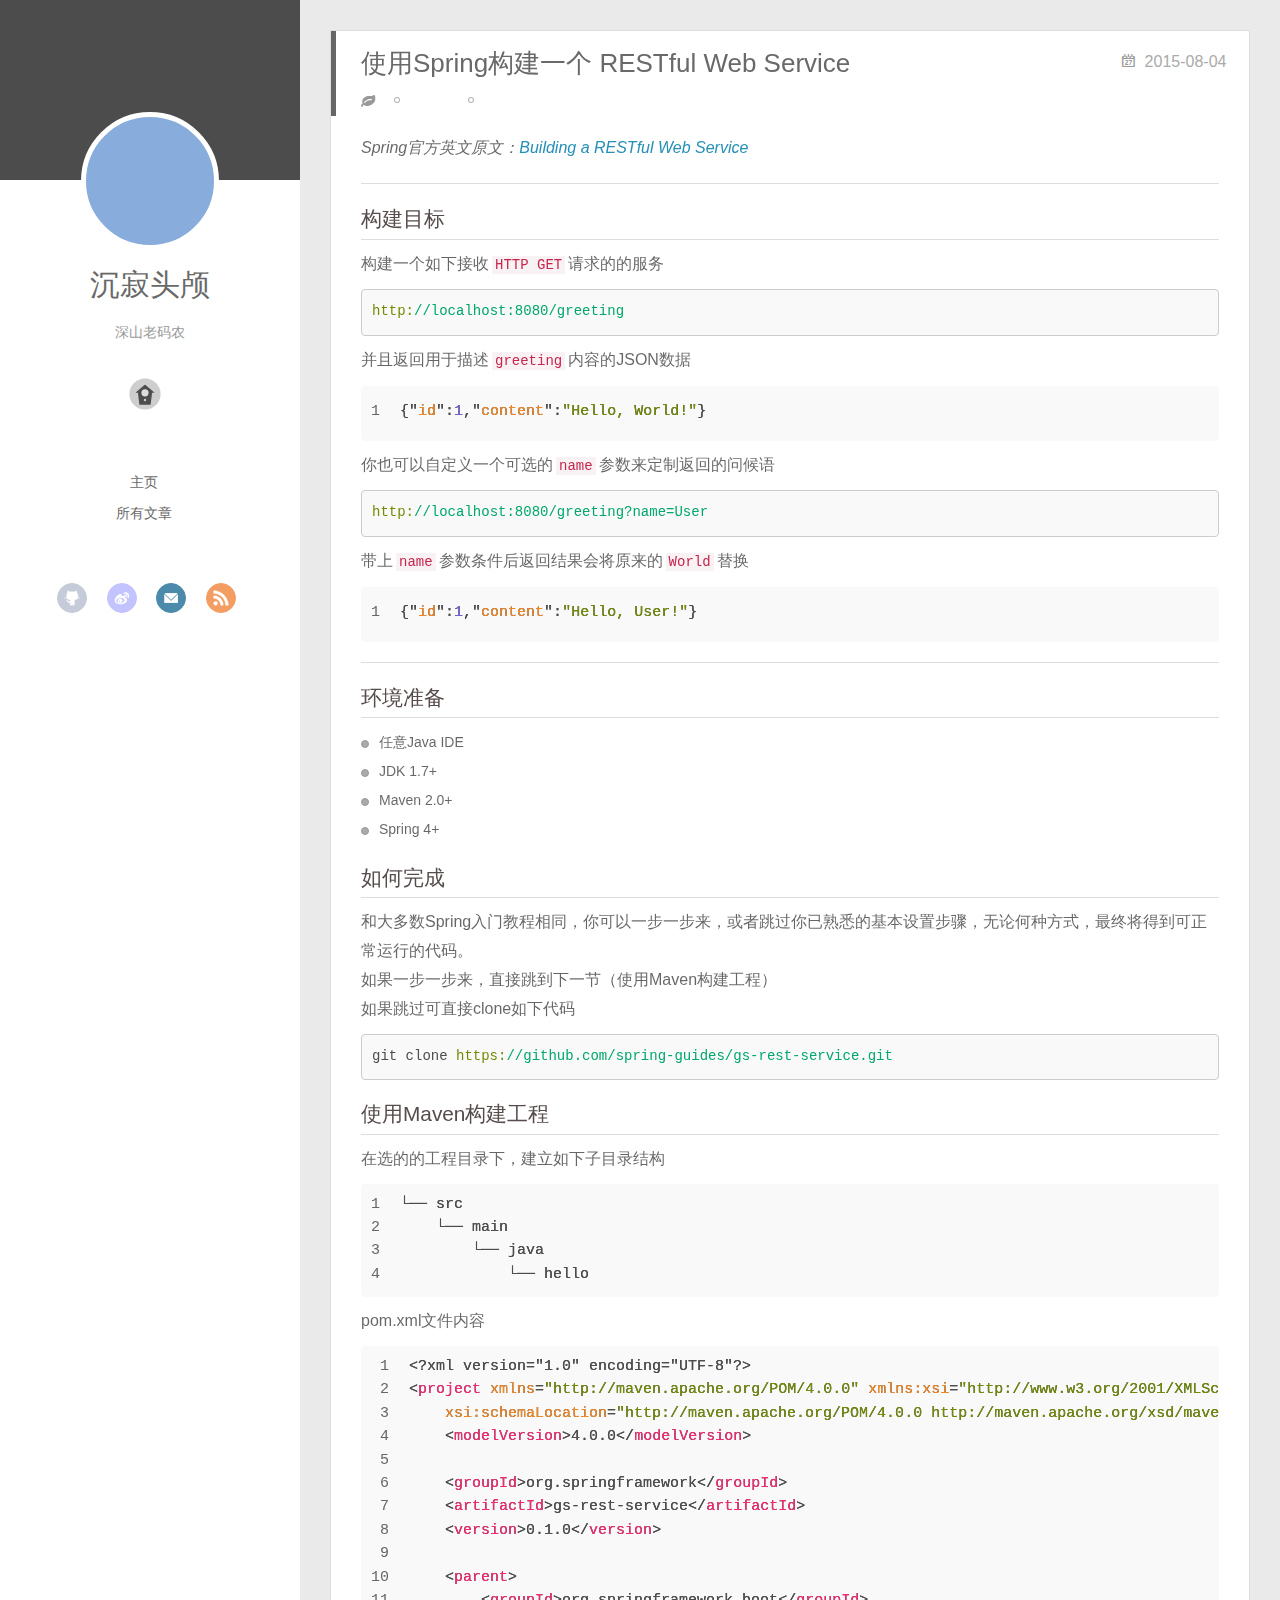
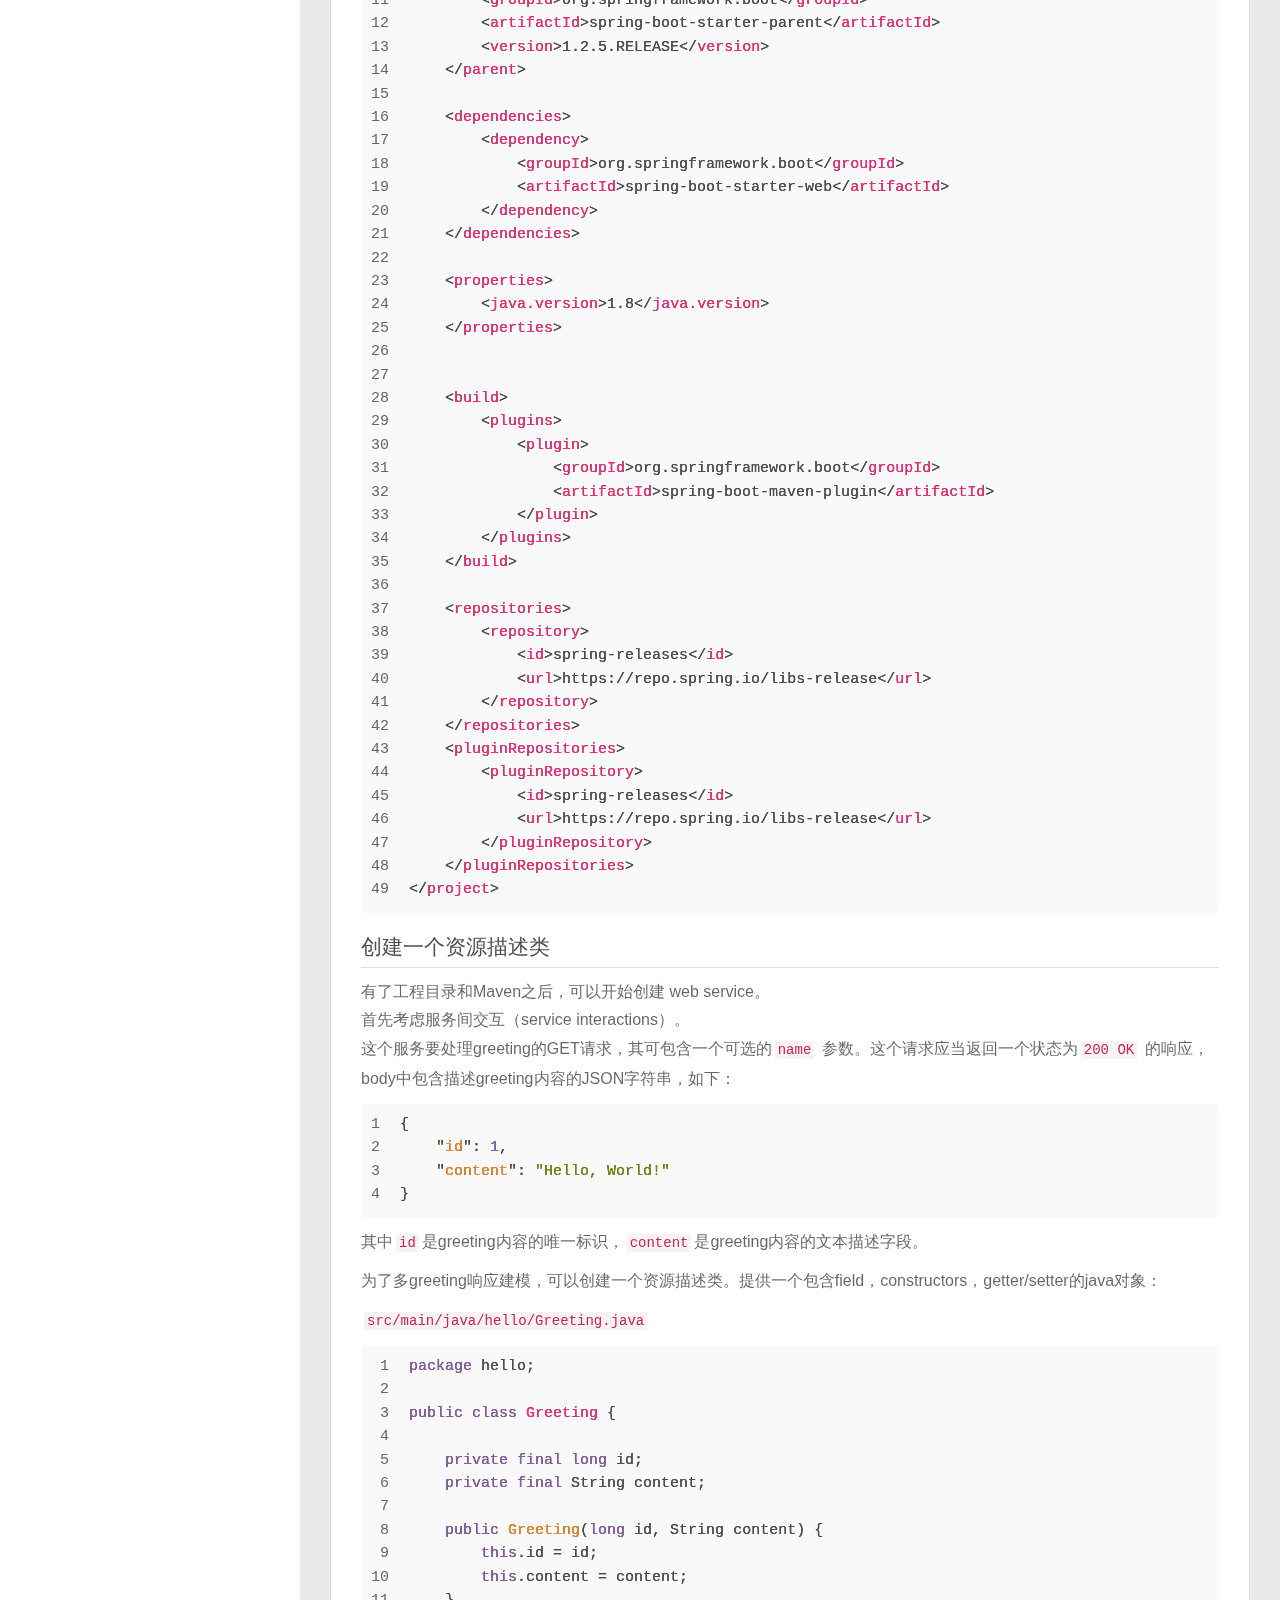
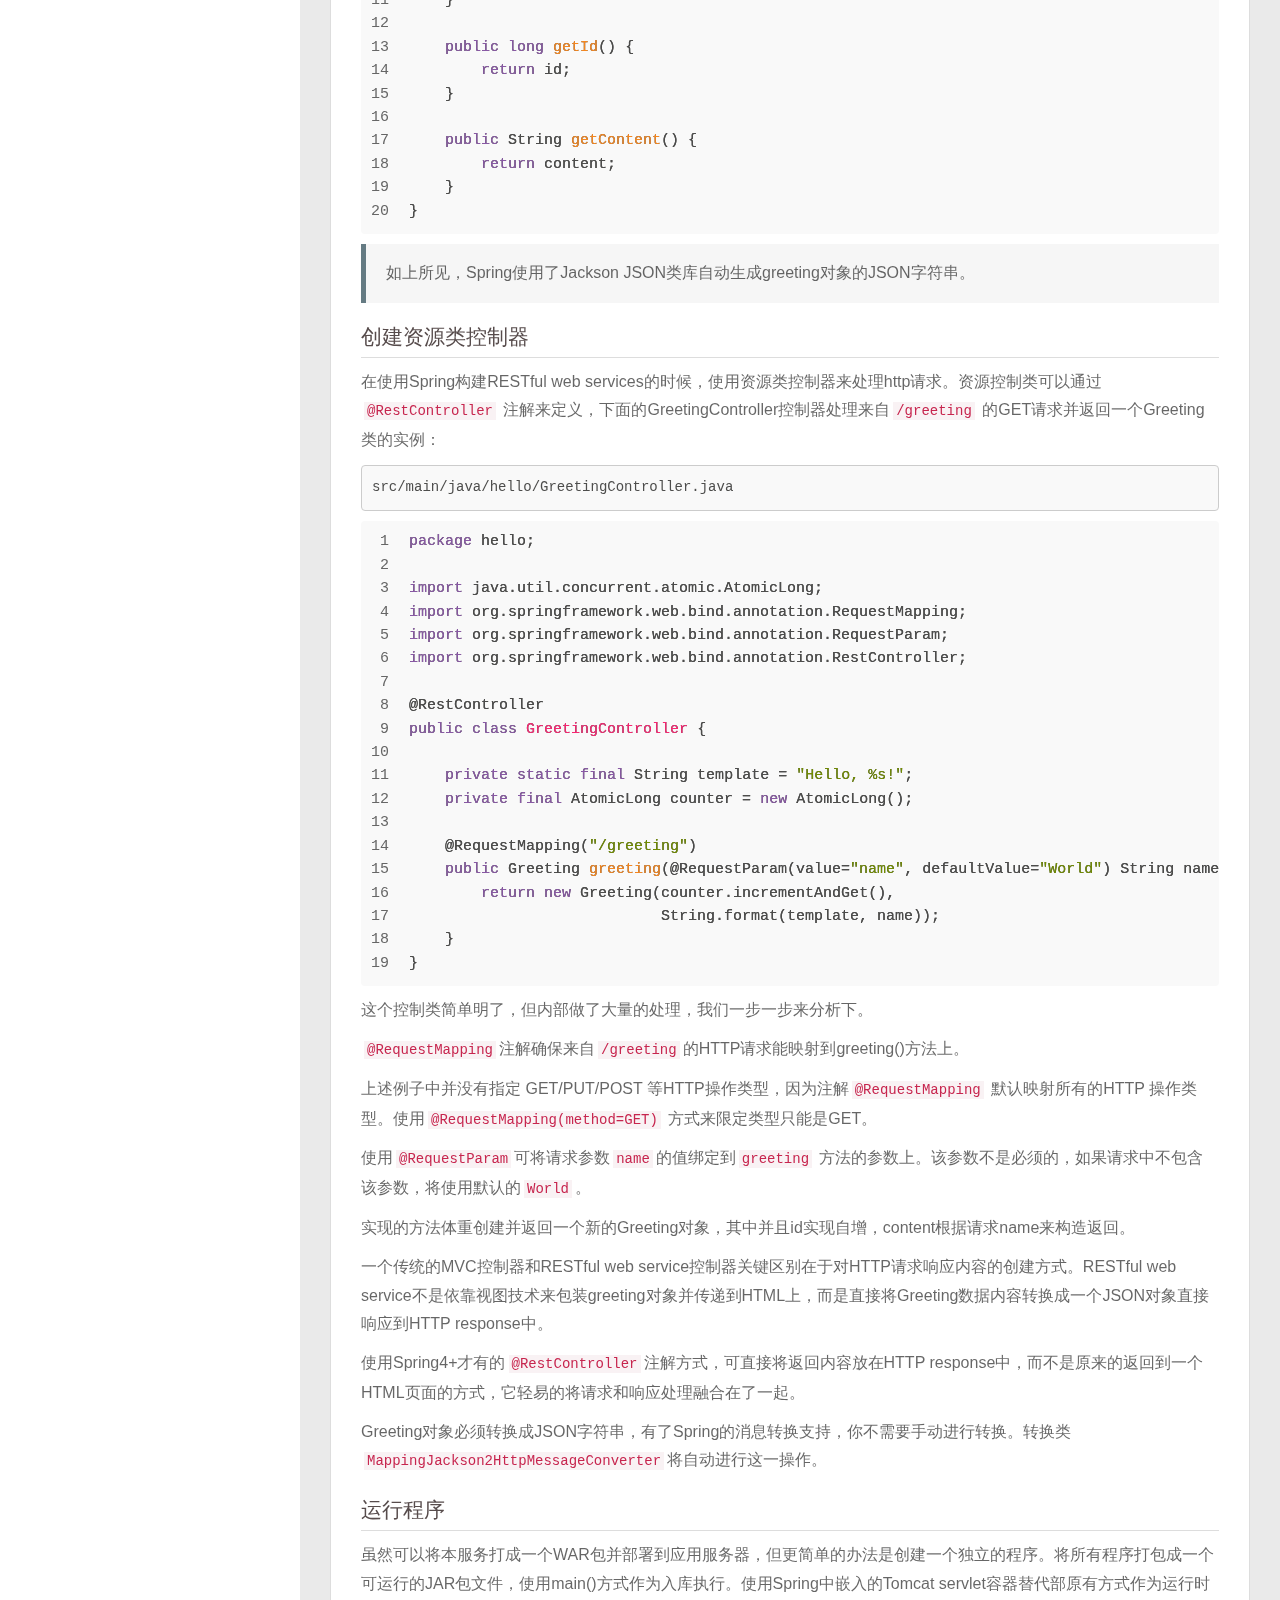
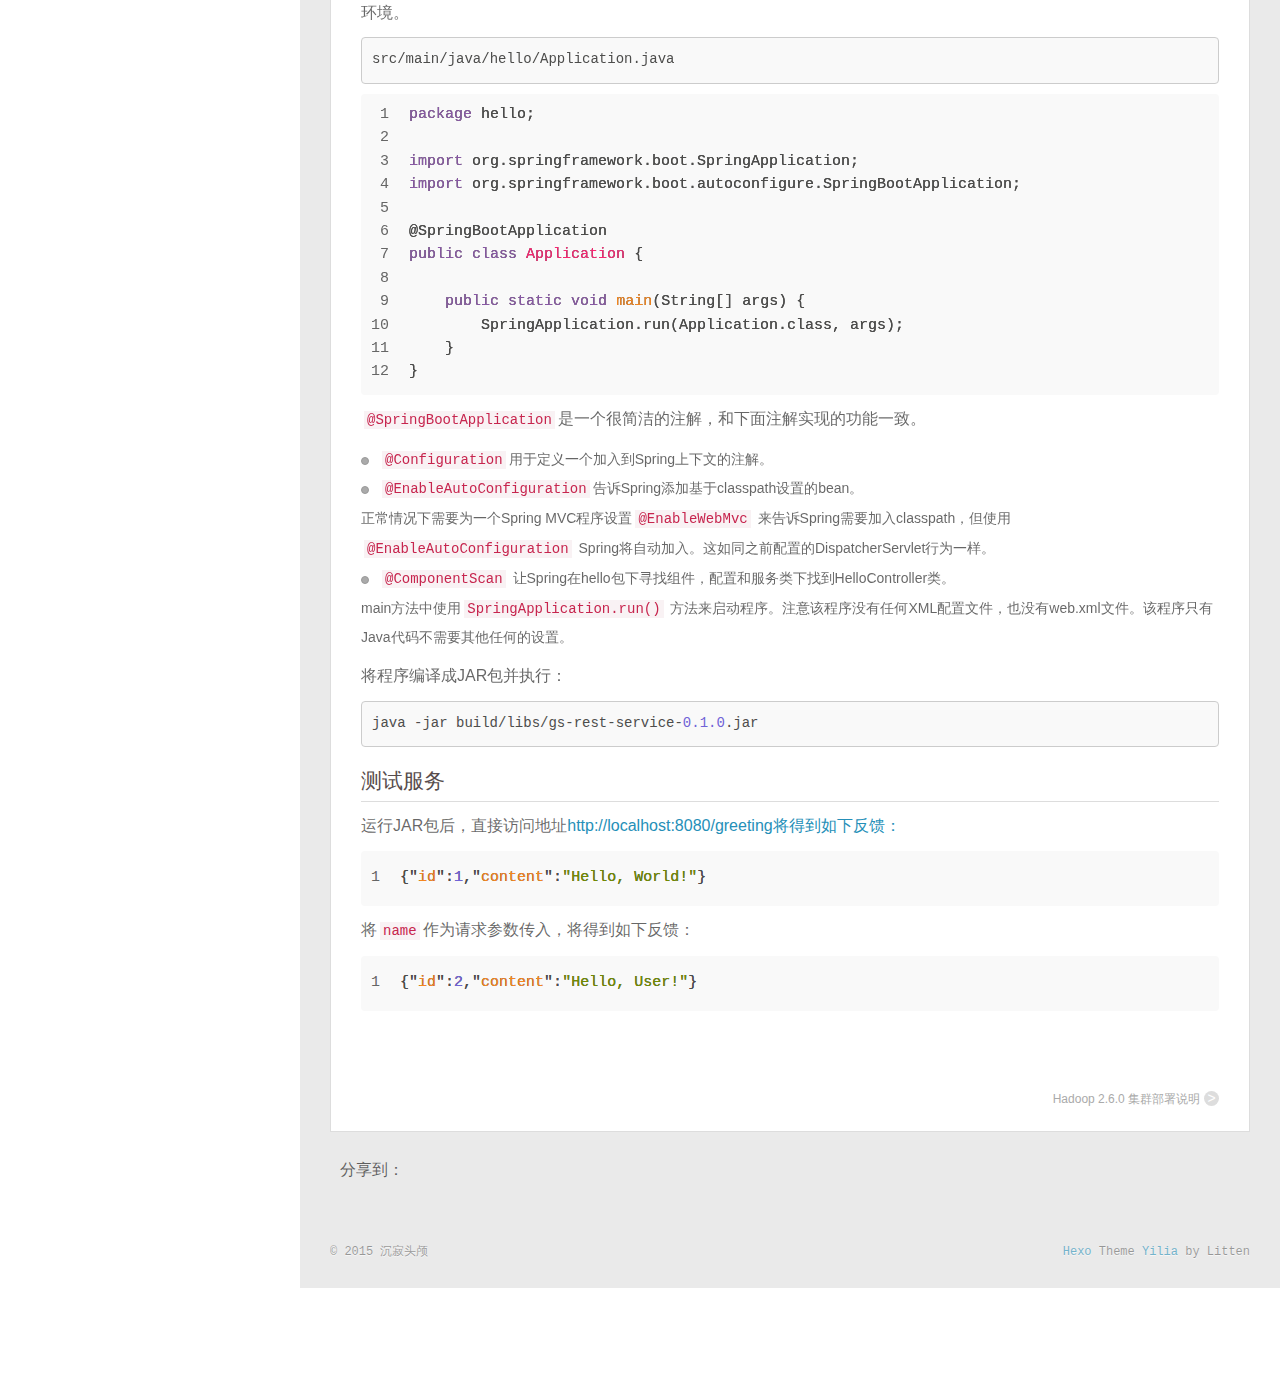
<file: 2015/08/04/使用Spring构建一个 RESTful Web Service/index.html>
<!DOCTYPE html>
<html>
<head>
  <meta charset="utf-8">
  
  <title>使用Spring构建一个 RESTful Web Service | 沉寂头颅</title>
  <meta name="viewport" content="width=device-width, initial-scale=1, maximum-scale=1">
  <meta name="description" content="Spring官方英文原文：Building a RESTful Web Service

构建目标构建一个如下接收HTTP GET请求的的服务
http://localhost:8080/greeting
并且返回用于描述greeting内容的JSON数据
1&amp;#123;&quot;id&quot;:1,&quot;content&quot;:&quot;Hello, World!&quot;&amp;#125;
你也可以自定义一个可选的name参数来定制返回的问">
<meta property="og:type" content="article">
<meta property="og:title" content="使用Spring构建一个 RESTful Web Service">
<meta property="og:url" content="chensunhao@github.io/2015/08/04/使用Spring构建一个 RESTful Web Service/index.html">
<meta property="og:site_name" content="沉寂头颅">
<meta property="og:description" content="Spring官方英文原文：Building a RESTful Web Service

构建目标构建一个如下接收HTTP GET请求的的服务
http://localhost:8080/greeting
并且返回用于描述greeting内容的JSON数据
1&amp;#123;&quot;id&quot;:1,&quot;content&quot;:&quot;Hello, World!&quot;&amp;#125;
你也可以自定义一个可选的name参数来定制返回的问">
<meta property="og:updated_time" content="2015-08-04T14:37:54.019Z">
<meta name="twitter:card" content="summary">
<meta name="twitter:title" content="使用Spring构建一个 RESTful Web Service">
<meta name="twitter:description" content="Spring官方英文原文：Building a RESTful Web Service

构建目标构建一个如下接收HTTP GET请求的的服务
http://localhost:8080/greeting
并且返回用于描述greeting内容的JSON数据
1&amp;#123;&quot;id&quot;:1,&quot;content&quot;:&quot;Hello, World!&quot;&amp;#125;
你也可以自定义一个可选的name参数来定制返回的问">
  
    <link rel="alternative" href="/atom.xml" title="沉寂头颅" type="application/atom+xml">
  
  
  <link rel="stylesheet" href="/css/style.css" type="text/css">
<script>
var _hmt = _hmt || [];
(function() {
  var hm = document.createElement("script");
  hm.src = "//hm.baidu.com/hm.js?6a263a550229abf7d7777feaa2f0555b";
  var s = document.getElementsByTagName("script")[0]; 
  s.parentNode.insertBefore(hm, s);
})();
</script>
</head>
<body>
  <div id="container">
    <div class="left-col">
    <div class="overlay"></div>
<div class="intrude-less">
	<header id="header" class="inner">
		<a href="/" class="profilepic">
			
			<img lazy-src="/img/logo.png" class="js-avatar">
			
		</a>

		<hgroup>
		  <h1 class="header-author"><a href="/">沉寂头颅</a></h1>
		</hgroup>

		
		<p class="header-subtitle">深山老码农</p>
		

		
			<div class="switch-btn">
				<div class="icon">
					<div class="icon-ctn">
						<div class="icon-wrap icon-house" data-idx="0">
							<div class="birdhouse"></div>
							<div class="birdhouse_holes"></div>
						</div>
						<div class="icon-wrap icon-ribbon hide" data-idx="1">
							<div class="ribbon"></div>
						</div>
						
						<div class="icon-wrap icon-link hide" data-idx="2">
							<div class="loopback_l"></div>
							<div class="loopback_r"></div>
						</div>
						
						
						<div class="icon-wrap icon-me hide" data-idx="3">
							<div class="user"></div>
							<div class="shoulder"></div>
						</div>
						
					</div>
					
				</div>
				<div class="tips-box hide">
					<div class="tips-arrow"></div>
					<ul class="tips-inner">
						<li>菜单</li>
						<li>标签</li>
						
						<li>友情链接</li>
						
						
						<li>关于我</li>
						
					</ul>
				</div>
			</div>
		

		<div class="switch-area">
			<div class="switch-wrap">
				<section class="switch-part switch-part1">
					<nav class="header-menu">
						<ul>
						
							<li><a href="/">主页</a></li>
				        
							<li><a href="/archives">所有文章</a></li>
				        
						</ul>
					</nav>
					<nav class="header-nav">
						<div class="social">
							
								<a class="github" target="_blank" href="https://github.com/chensunhao" title="github">github</a>
					        
								<a class="weibo" target="_blank" href="http://weibo.com/ycysth" title="weibo">weibo</a>
					        
								<a class="mail" target="_blank" href="/chensunhao#gmail.com" title="mail">mail</a>
					        
								<a class="rss" target="_blank" href="http://chensunhao.github.io/atom.xml" title="rss">rss</a>
					        
						</div>
					</nav>
				</section>
				
				
				<section class="switch-part switch-part2">
					<div class="widget tagcloud" id="js-tagcloud">
						<a href="/tags/Hadoop/" style="font-size: 10px;">Hadoop</a> <a href="/tags/Restful/" style="font-size: 10px;">Restful</a> <a href="/tags/Spring/" style="font-size: 10px;">Spring</a> <a href="/tags/集群/" style="font-size: 10px;">集群</a>
					</div>
				</section>
				
				
				
				<section class="switch-part switch-part3">
					<div id="js-friends">
					
			          <a target="_blank" class="main-nav-link switch-friends-link" href="http://sunxiang0918.cn/">翔妖除魔的博客</a>
			        
			        </div>
				</section>
				

				
				
				<section class="switch-part switch-part4">
				
					<div id="js-aboutme">深山老码农</div>
				</section>
				
			</div>
		</div>
	</header>				
</div>
    </div>
    <div class="mid-col">
      <nav id="mobile-nav">
  	<div class="overlay">
  		<div class="slider-trigger"></div>
  		<h1 class="header-author js-mobile-header hide">沉寂头颅</h1>
  	</div>
	<div class="intrude-less">
		<header id="header" class="inner">
			<div class="profilepic">
				<img lazy-src="/img/logo.png" class="js-avatar">
			</div>
			<hgroup>
			  <h1 class="header-author">沉寂头颅</h1>
			</hgroup>
			
			<p class="header-subtitle">深山老码农</p>
			
			<nav class="header-menu">
				<ul>
				
					<li><a href="/">主页</a></li>
		        
					<li><a href="/archives">所有文章</a></li>
		        
		        <div class="clearfix"></div>
				</ul>
			</nav>
			<nav class="header-nav">
				<div class="social">
					
						<a class="github" target="_blank" href="https://github.com/chensunhao" title="github">github</a>
			        
						<a class="weibo" target="_blank" href="http://weibo.com/ycysth" title="weibo">weibo</a>
			        
						<a class="mail" target="_blank" href="/chensunhao#gmail.com" title="mail">mail</a>
			        
						<a class="rss" target="_blank" href="http://chensunhao.github.io/atom.xml" title="rss">rss</a>
			        
				</div>
			</nav>
		</header>				
	</div>
</nav>
      <div class="body-wrap"><article id="post-使用Spring构建一个 RESTful Web Service" class="article article-type-post" itemscope itemprop="blogPost">
  
    <div class="article-meta">
      <a href="/2015/08/04/使用Spring构建一个 RESTful Web Service/" class="article-date">
  	<time datetime="2015-08-04T14:23:54.000Z" itemprop="datePublished">2015-08-04</time>
</a>
    </div>
  
  <div class="article-inner">
    
      <input type="hidden" class="isFancy" />
    
    
      <header class="article-header">
        
  
    <h1 class="article-title" itemprop="name">
      使用Spring构建一个 RESTful Web Service
    </h1>
  

      </header>
      
      <div class="article-info article-info-post">
        
	<div class="article-tag tagcloud">
		<ul class="article-tag-list"><li class="article-tag-list-item"><a class="article-tag-list-link" href="/tags/Restful/">Restful</a></li><li class="article-tag-list-item"><a class="article-tag-list-link" href="/tags/Spring/">Spring</a></li></ul>
	</div>

        

        <div class="clearfix"></div>
      </div>
      
    
    <div class="article-entry" itemprop="articleBody">
      
        <p><em>Spring官方英文原文：<a href="http://spring.io/guides/gs/rest-service/" target="_blank" rel="external">Building a RESTful Web Service</a></em></p>
<hr>
<h2 id="构建目标">构建目标</h2><p>构建一个如下接收<code>HTTP GET</code>请求的的服务</p>
<pre><code><span class="string">http:</span><span class="comment">//localhost:8080/greeting</span>
</code></pre><p>并且返回用于描述<code>greeting</code>内容的JSON数据</p>
<figure class="highlight json"><table><tr><td class="gutter"><pre><span class="line">1</span><br></pre></td><td class="code"><pre><span class="line">&#123;"<span class="attribute">id</span>":<span class="value"><span class="number">1</span></span>,"<span class="attribute">content</span>":<span class="value"><span class="string">"Hello, World!"</span></span>&#125;</span><br></pre></td></tr></table></figure>
<p>你也可以自定义一个可选的<code>name</code>参数来定制返回的问候语</p>
<pre><code><span class="string">http:</span><span class="comment">//localhost:8080/greeting?name=User</span>
</code></pre><p>带上<code>name</code>参数条件后返回结果会将原来的<code>World</code>替换</p>
<figure class="highlight json"><table><tr><td class="gutter"><pre><span class="line">1</span><br></pre></td><td class="code"><pre><span class="line">&#123;"<span class="attribute">id</span>":<span class="value"><span class="number">1</span></span>,"<span class="attribute">content</span>":<span class="value"><span class="string">"Hello, User!"</span></span>&#125;</span><br></pre></td></tr></table></figure>
<hr>
<h2 id="环境准备">环境准备</h2><ul>
<li>任意Java IDE</li>
<li>JDK 1.7+</li>
<li>Maven 2.0+</li>
<li>Spring 4+</li>
</ul>
<h2 id="如何完成">如何完成</h2><p>和大多数Spring入门教程相同，你可以一步一步来，或者跳过你已熟悉的基本设置步骤，无论何种方式，最终将得到可正常运行的代码。<br>如果一步一步来，直接跳到下一节（使用Maven构建工程）<br>如果跳过可直接clone如下代码</p>
<pre><code>git clone <span class="string">https:</span><span class="comment">//github.com/spring-guides/gs-rest-service.git</span>
</code></pre><h2 id="使用Maven构建工程">使用Maven构建工程</h2><p>在选的的工程目录下，建立如下子目录结构</p>
<figure class="highlight"><table><tr><td class="gutter"><pre><span class="line">1</span><br><span class="line">2</span><br><span class="line">3</span><br><span class="line">4</span><br></pre></td><td class="code"><pre><span class="line">└── src</span><br><span class="line">    └── main</span><br><span class="line">        └── java</span><br><span class="line">            └── hello</span><br></pre></td></tr></table></figure>
<p>pom.xml文件内容</p>
<figure class="highlight xml"><table><tr><td class="gutter"><pre><span class="line">1</span><br><span class="line">2</span><br><span class="line">3</span><br><span class="line">4</span><br><span class="line">5</span><br><span class="line">6</span><br><span class="line">7</span><br><span class="line">8</span><br><span class="line">9</span><br><span class="line">10</span><br><span class="line">11</span><br><span class="line">12</span><br><span class="line">13</span><br><span class="line">14</span><br><span class="line">15</span><br><span class="line">16</span><br><span class="line">17</span><br><span class="line">18</span><br><span class="line">19</span><br><span class="line">20</span><br><span class="line">21</span><br><span class="line">22</span><br><span class="line">23</span><br><span class="line">24</span><br><span class="line">25</span><br><span class="line">26</span><br><span class="line">27</span><br><span class="line">28</span><br><span class="line">29</span><br><span class="line">30</span><br><span class="line">31</span><br><span class="line">32</span><br><span class="line">33</span><br><span class="line">34</span><br><span class="line">35</span><br><span class="line">36</span><br><span class="line">37</span><br><span class="line">38</span><br><span class="line">39</span><br><span class="line">40</span><br><span class="line">41</span><br><span class="line">42</span><br><span class="line">43</span><br><span class="line">44</span><br><span class="line">45</span><br><span class="line">46</span><br><span class="line">47</span><br><span class="line">48</span><br><span class="line">49</span><br></pre></td><td class="code"><pre><span class="line"><span class="pi">&lt;?xml version="1.0" encoding="UTF-8"?&gt;</span></span><br><span class="line"><span class="tag">&lt;<span class="title">project</span> <span class="attribute">xmlns</span>=<span class="value">"http://maven.apache.org/POM/4.0.0"</span> <span class="attribute">xmlns:xsi</span>=<span class="value">"http://www.w3.org/2001/XMLSchema-instance"</span></span><br><span class="line">    <span class="attribute">xsi:schemaLocation</span>=<span class="value">"http://maven.apache.org/POM/4.0.0 http://maven.apache.org/xsd/maven-4.0.0.xsd"</span>&gt;</span></span><br><span class="line">    <span class="tag">&lt;<span class="title">modelVersion</span>&gt;</span>4.0.0<span class="tag">&lt;/<span class="title">modelVersion</span>&gt;</span></span><br><span class="line"></span><br><span class="line">    <span class="tag">&lt;<span class="title">groupId</span>&gt;</span>org.springframework<span class="tag">&lt;/<span class="title">groupId</span>&gt;</span></span><br><span class="line">    <span class="tag">&lt;<span class="title">artifactId</span>&gt;</span>gs-rest-service<span class="tag">&lt;/<span class="title">artifactId</span>&gt;</span></span><br><span class="line">    <span class="tag">&lt;<span class="title">version</span>&gt;</span>0.1.0<span class="tag">&lt;/<span class="title">version</span>&gt;</span></span><br><span class="line"></span><br><span class="line">    <span class="tag">&lt;<span class="title">parent</span>&gt;</span></span><br><span class="line">        <span class="tag">&lt;<span class="title">groupId</span>&gt;</span>org.springframework.boot<span class="tag">&lt;/<span class="title">groupId</span>&gt;</span></span><br><span class="line">        <span class="tag">&lt;<span class="title">artifactId</span>&gt;</span>spring-boot-starter-parent<span class="tag">&lt;/<span class="title">artifactId</span>&gt;</span></span><br><span class="line">        <span class="tag">&lt;<span class="title">version</span>&gt;</span>1.2.5.RELEASE<span class="tag">&lt;/<span class="title">version</span>&gt;</span></span><br><span class="line">    <span class="tag">&lt;/<span class="title">parent</span>&gt;</span></span><br><span class="line"></span><br><span class="line">    <span class="tag">&lt;<span class="title">dependencies</span>&gt;</span></span><br><span class="line">        <span class="tag">&lt;<span class="title">dependency</span>&gt;</span></span><br><span class="line">            <span class="tag">&lt;<span class="title">groupId</span>&gt;</span>org.springframework.boot<span class="tag">&lt;/<span class="title">groupId</span>&gt;</span></span><br><span class="line">            <span class="tag">&lt;<span class="title">artifactId</span>&gt;</span>spring-boot-starter-web<span class="tag">&lt;/<span class="title">artifactId</span>&gt;</span></span><br><span class="line">        <span class="tag">&lt;/<span class="title">dependency</span>&gt;</span></span><br><span class="line">    <span class="tag">&lt;/<span class="title">dependencies</span>&gt;</span></span><br><span class="line"></span><br><span class="line">    <span class="tag">&lt;<span class="title">properties</span>&gt;</span></span><br><span class="line">        <span class="tag">&lt;<span class="title">java.version</span>&gt;</span>1.8<span class="tag">&lt;/<span class="title">java.version</span>&gt;</span></span><br><span class="line">    <span class="tag">&lt;/<span class="title">properties</span>&gt;</span></span><br><span class="line"></span><br><span class="line"></span><br><span class="line">    <span class="tag">&lt;<span class="title">build</span>&gt;</span></span><br><span class="line">        <span class="tag">&lt;<span class="title">plugins</span>&gt;</span></span><br><span class="line">            <span class="tag">&lt;<span class="title">plugin</span>&gt;</span></span><br><span class="line">                <span class="tag">&lt;<span class="title">groupId</span>&gt;</span>org.springframework.boot<span class="tag">&lt;/<span class="title">groupId</span>&gt;</span></span><br><span class="line">                <span class="tag">&lt;<span class="title">artifactId</span>&gt;</span>spring-boot-maven-plugin<span class="tag">&lt;/<span class="title">artifactId</span>&gt;</span></span><br><span class="line">            <span class="tag">&lt;/<span class="title">plugin</span>&gt;</span></span><br><span class="line">        <span class="tag">&lt;/<span class="title">plugins</span>&gt;</span></span><br><span class="line">    <span class="tag">&lt;/<span class="title">build</span>&gt;</span></span><br><span class="line"></span><br><span class="line">    <span class="tag">&lt;<span class="title">repositories</span>&gt;</span></span><br><span class="line">        <span class="tag">&lt;<span class="title">repository</span>&gt;</span></span><br><span class="line">            <span class="tag">&lt;<span class="title">id</span>&gt;</span>spring-releases<span class="tag">&lt;/<span class="title">id</span>&gt;</span></span><br><span class="line">            <span class="tag">&lt;<span class="title">url</span>&gt;</span>https://repo.spring.io/libs-release<span class="tag">&lt;/<span class="title">url</span>&gt;</span></span><br><span class="line">        <span class="tag">&lt;/<span class="title">repository</span>&gt;</span></span><br><span class="line">    <span class="tag">&lt;/<span class="title">repositories</span>&gt;</span></span><br><span class="line">    <span class="tag">&lt;<span class="title">pluginRepositories</span>&gt;</span></span><br><span class="line">        <span class="tag">&lt;<span class="title">pluginRepository</span>&gt;</span></span><br><span class="line">            <span class="tag">&lt;<span class="title">id</span>&gt;</span>spring-releases<span class="tag">&lt;/<span class="title">id</span>&gt;</span></span><br><span class="line">            <span class="tag">&lt;<span class="title">url</span>&gt;</span>https://repo.spring.io/libs-release<span class="tag">&lt;/<span class="title">url</span>&gt;</span></span><br><span class="line">        <span class="tag">&lt;/<span class="title">pluginRepository</span>&gt;</span></span><br><span class="line">    <span class="tag">&lt;/<span class="title">pluginRepositories</span>&gt;</span></span><br><span class="line"><span class="tag">&lt;/<span class="title">project</span>&gt;</span></span><br></pre></td></tr></table></figure>
<h2 id="创建一个资源描述类">创建一个资源描述类</h2><p>有了工程目录和Maven之后，可以开始创建 web service。<br>首先考虑服务间交互（service interactions）。<br>这个服务要处理greeting的GET请求，其可包含一个可选的<code>name</code> 参数。这个请求应当返回一个状态为<code>200 OK</code> 的响应，body中包含描述greeting内容的JSON字符串，如下：<br><figure class="highlight json"><table><tr><td class="gutter"><pre><span class="line">1</span><br><span class="line">2</span><br><span class="line">3</span><br><span class="line">4</span><br></pre></td><td class="code"><pre><span class="line">&#123;</span><br><span class="line">    "<span class="attribute">id</span>": <span class="value"><span class="number">1</span></span>,</span><br><span class="line">    "<span class="attribute">content</span>": <span class="value"><span class="string">"Hello, World!"</span></span><br><span class="line"></span>&#125;</span><br></pre></td></tr></table></figure></p>
<p>其中<code>id</code>是greeting内容的唯一标识，<code>content</code>是greeting内容的文本描述字段。</p>
<p>为了多greeting响应建模，可以创建一个资源描述类。提供一个包含field，constructors，getter/setter的java对象：</p>
<p><code>src/main/java/hello/Greeting.java</code></p>
<figure class="highlight java"><table><tr><td class="gutter"><pre><span class="line">1</span><br><span class="line">2</span><br><span class="line">3</span><br><span class="line">4</span><br><span class="line">5</span><br><span class="line">6</span><br><span class="line">7</span><br><span class="line">8</span><br><span class="line">9</span><br><span class="line">10</span><br><span class="line">11</span><br><span class="line">12</span><br><span class="line">13</span><br><span class="line">14</span><br><span class="line">15</span><br><span class="line">16</span><br><span class="line">17</span><br><span class="line">18</span><br><span class="line">19</span><br><span class="line">20</span><br></pre></td><td class="code"><pre><span class="line"><span class="keyword">package</span> hello;</span><br><span class="line"></span><br><span class="line"><span class="keyword">public</span> <span class="class"><span class="keyword">class</span> <span class="title">Greeting</span> </span>&#123;</span><br><span class="line"></span><br><span class="line">    <span class="keyword">private</span> <span class="keyword">final</span> <span class="keyword">long</span> id;</span><br><span class="line">    <span class="keyword">private</span> <span class="keyword">final</span> String content;</span><br><span class="line"></span><br><span class="line">    <span class="function"><span class="keyword">public</span> <span class="title">Greeting</span><span class="params">(<span class="keyword">long</span> id, String content)</span> </span>&#123;</span><br><span class="line">        <span class="keyword">this</span>.id = id;</span><br><span class="line">        <span class="keyword">this</span>.content = content;</span><br><span class="line">    &#125;</span><br><span class="line"></span><br><span class="line">    <span class="function"><span class="keyword">public</span> <span class="keyword">long</span> <span class="title">getId</span><span class="params">()</span> </span>&#123;</span><br><span class="line">        <span class="keyword">return</span> id;</span><br><span class="line">    &#125;</span><br><span class="line"></span><br><span class="line">    <span class="function"><span class="keyword">public</span> String <span class="title">getContent</span><span class="params">()</span> </span>&#123;</span><br><span class="line">        <span class="keyword">return</span> content;</span><br><span class="line">    &#125;</span><br><span class="line">&#125;</span><br></pre></td></tr></table></figure>
<blockquote>
<p>如上所见，Spring使用了Jackson JSON类库自动生成greeting对象的JSON字符串。</p>
</blockquote>
<h2 id="创建资源类控制器">创建资源类控制器</h2><p>在使用Spring构建RESTful web services的时候，使用资源类控制器来处理http请求。资源控制类可以通过<code>@RestController</code> 注解来定义，下面的GreetingController控制器处理来自<code>/greeting</code> 的GET请求并返回一个Greeting类的实例：</p>
<pre><code>src<span class="regexp">/main/</span>java<span class="regexp">/hello/G</span>reetingController.java
</code></pre><figure class="highlight java"><table><tr><td class="gutter"><pre><span class="line">1</span><br><span class="line">2</span><br><span class="line">3</span><br><span class="line">4</span><br><span class="line">5</span><br><span class="line">6</span><br><span class="line">7</span><br><span class="line">8</span><br><span class="line">9</span><br><span class="line">10</span><br><span class="line">11</span><br><span class="line">12</span><br><span class="line">13</span><br><span class="line">14</span><br><span class="line">15</span><br><span class="line">16</span><br><span class="line">17</span><br><span class="line">18</span><br><span class="line">19</span><br></pre></td><td class="code"><pre><span class="line"><span class="keyword">package</span> hello;</span><br><span class="line"></span><br><span class="line"><span class="keyword">import</span> java.util.concurrent.atomic.AtomicLong;</span><br><span class="line"><span class="keyword">import</span> org.springframework.web.bind.annotation.RequestMapping;</span><br><span class="line"><span class="keyword">import</span> org.springframework.web.bind.annotation.RequestParam;</span><br><span class="line"><span class="keyword">import</span> org.springframework.web.bind.annotation.RestController;</span><br><span class="line"></span><br><span class="line"><span class="annotation">@RestController</span></span><br><span class="line"><span class="keyword">public</span> <span class="class"><span class="keyword">class</span> <span class="title">GreetingController</span> </span>&#123;</span><br><span class="line"></span><br><span class="line">    <span class="keyword">private</span> <span class="keyword">static</span> <span class="keyword">final</span> String template = <span class="string">"Hello, %s!"</span>;</span><br><span class="line">    <span class="keyword">private</span> <span class="keyword">final</span> AtomicLong counter = <span class="keyword">new</span> AtomicLong();</span><br><span class="line"></span><br><span class="line">    <span class="annotation">@RequestMapping</span>(<span class="string">"/greeting"</span>)</span><br><span class="line">    <span class="function"><span class="keyword">public</span> Greeting <span class="title">greeting</span><span class="params">(@RequestParam(value=<span class="string">"name"</span>, defaultValue=<span class="string">"World"</span>)</span> String name) </span>&#123;</span><br><span class="line">        <span class="keyword">return</span> <span class="keyword">new</span> Greeting(counter.incrementAndGet(),</span><br><span class="line">                            String.format(template, name));</span><br><span class="line">    &#125;</span><br><span class="line">&#125;</span><br></pre></td></tr></table></figure>
<p>这个控制类简单明了，但内部做了大量的处理，我们一步一步来分析下。</p>
<p><code>@RequestMapping</code>注解确保来自<code>/greeting</code>的HTTP请求能映射到greeting()方法上。</p>
<p>上述例子中并没有指定 GET/PUT/POST 等HTTP操作类型，因为注解<code>@RequestMapping</code> 默认映射所有的HTTP 操作类型。使用<code>@RequestMapping(method=GET)</code> 方式来限定类型只能是GET。</p>
<p>使用<code>@RequestParam</code>可将请求参数<code>name</code>的值绑定到<code>greeting</code> 方法的参数上。该参数不是必须的，如果请求中不包含该参数，将使用默认的<code>World</code>。</p>
<p>实现的方法体重创建并返回一个新的Greeting对象，其中并且id实现自增，content根据请求name来构造返回。</p>
<p>一个传统的MVC控制器和RESTful web service控制器关键区别在于对HTTP请求响应内容的创建方式。RESTful web service不是依靠视图技术来包装greeting对象并传递到HTML上，而是直接将Greeting数据内容转换成一个JSON对象直接响应到HTTP response中。</p>
<p>使用Spring4+才有的<code>@RestController</code>注解方式，可直接将返回内容放在HTTP response中，而不是原来的返回到一个HTML页面的方式，它轻易的将请求和响应处理融合在了一起。</p>
<p>Greeting对象必须转换成JSON字符串，有了Spring的消息转换支持，你不需要手动进行转换。转换类<code>MappingJackson2HttpMessageConverter</code>将自动进行这一操作。</p>
<h2 id="运行程序">运行程序</h2><p>虽然可以将本服务打成一个WAR包并部署到应用服务器，但更简单的办法是创建一个独立的程序。将所有程序打包成一个可运行的JAR包文件，使用main()方式作为入库执行。使用Spring中嵌入的Tomcat servlet容器替代部原有方式作为运行时环境。</p>
<pre><code>src<span class="regexp">/main/</span>java<span class="regexp">/hello/</span>Application.java
</code></pre><figure class="highlight java"><table><tr><td class="gutter"><pre><span class="line">1</span><br><span class="line">2</span><br><span class="line">3</span><br><span class="line">4</span><br><span class="line">5</span><br><span class="line">6</span><br><span class="line">7</span><br><span class="line">8</span><br><span class="line">9</span><br><span class="line">10</span><br><span class="line">11</span><br><span class="line">12</span><br></pre></td><td class="code"><pre><span class="line"><span class="keyword">package</span> hello;</span><br><span class="line"></span><br><span class="line"><span class="keyword">import</span> org.springframework.boot.SpringApplication;</span><br><span class="line"><span class="keyword">import</span> org.springframework.boot.autoconfigure.SpringBootApplication;</span><br><span class="line"></span><br><span class="line"><span class="annotation">@SpringBootApplication</span></span><br><span class="line"><span class="keyword">public</span> <span class="class"><span class="keyword">class</span> <span class="title">Application</span> </span>&#123;</span><br><span class="line"></span><br><span class="line">    <span class="function"><span class="keyword">public</span> <span class="keyword">static</span> <span class="keyword">void</span> <span class="title">main</span><span class="params">(String[] args)</span> </span>&#123;</span><br><span class="line">        SpringApplication.run(Application.class, args);</span><br><span class="line">    &#125;</span><br><span class="line">&#125;</span><br></pre></td></tr></table></figure>
<p><code>@SpringBootApplication</code>是一个很简洁的注解，和下面注解实现的功能一致。</p>
<ul>
<li><code>@Configuration</code>用于定义一个加入到Spring上下文的注解。</li>
<li><code>@EnableAutoConfiguration</code>告诉Spring添加基于classpath设置的bean。<br>正常情况下需要为一个Spring MVC程序设置<code>@EnableWebMvc</code> 来告诉Spring需要加入classpath，但使用<code>@EnableAutoConfiguration</code> Spring将自动加入。这如同之前配置的DispatcherServlet行为一样。</li>
<li><code>@ComponentScan</code> 让Spring在hello包下寻找组件，配置和服务类下找到HelloController类。<br>main方法中使用<code>SpringApplication.run()</code> 方法来启动程序。注意该程序没有任何XML配置文件，也没有web.xml文件。该程序只有Java代码不需要其他任何的设置。</li>
</ul>
<p>将程序编译成JAR包并执行：</p>
<pre><code>java -jar build/libs/gs-rest-service-<span class="number">0.1</span><span class="number">.0</span>.jar
</code></pre><h2 id="测试服务">测试服务</h2><p>运行JAR包后，直接访问地址<a href="http://localhost:8080/greeting将得到如下反馈：" target="_blank" rel="external">http://localhost:8080/greeting将得到如下反馈：</a></p>
<figure class="highlight json"><table><tr><td class="gutter"><pre><span class="line">1</span><br></pre></td><td class="code"><pre><span class="line">&#123;"<span class="attribute">id</span>":<span class="value"><span class="number">1</span></span>,"<span class="attribute">content</span>":<span class="value"><span class="string">"Hello, World!"</span></span>&#125;</span><br></pre></td></tr></table></figure>
<p>将<code>name</code>作为请求参数传入，将得到如下反馈：</p>
<figure class="highlight json"><table><tr><td class="gutter"><pre><span class="line">1</span><br></pre></td><td class="code"><pre><span class="line">&#123;"<span class="attribute">id</span>":<span class="value"><span class="number">2</span></span>,"<span class="attribute">content</span>":<span class="value"><span class="string">"Hello, User!"</span></span>&#125;</span><br></pre></td></tr></table></figure>

      
    </div>
    
  </div>
  
    
<nav id="article-nav">
  
  
    <a href="/2015/08/01/Hadoop2.6.0集群部署说明/" id="article-nav-older" class="article-nav-link-wrap">
      <div class="article-nav-title">Hadoop 2.6.0 集群部署说明</div>
      <strong class="article-nav-caption">></strong>
    </a>
  
</nav>

  
</article>


<div class="share">
	<!-- JiaThis Button BEGIN -->
	<div class="jiathis_style">
		<span class="jiathis_txt">分享到：</span>
		<a class="jiathis_button_tsina"></a>
		<a class="jiathis_button_cqq"></a>
		<a class="jiathis_button_douban"></a>
		<a class="jiathis_button_weixin"></a>
		<a class="jiathis_button_tumblr"></a>
		<a href="http://www.jiathis.com/share" class="jiathis jiathis_txt jtico jtico_jiathis" target="_blank"></a>
	</div>
	<script type="text/javascript" src="http://v3.jiathis.com/code/jia.js?uid=1405949716054953" charset="utf-8"></script>
	<!-- JiaThis Button END -->
</div>



<div class="duoshuo">
	<!-- 多说评论框 start -->
	<div class="ds-thread" data-thread-key="使用Spring构建一个 RESTful Web Service" data-title="使用Spring构建一个 RESTful Web Service" data-url="chensunhao@github.io/2015/08/04/使用Spring构建一个 RESTful Web Service/"></div>
	<!-- 多说评论框 end -->
	<!-- 多说公共JS代码 start (一个网页只需插入一次) -->
	<script type="text/javascript">
	var duoshuoQuery = {short_name:"chensunhao"};
	(function() {
		var ds = document.createElement('script');
		ds.type = 'text/javascript';ds.async = true;
		ds.src = (document.location.protocol == 'https:' ? 'https:' : 'http:') + '//static.duoshuo.com/embed.js';
		ds.charset = 'UTF-8';
		(document.getElementsByTagName('head')[0] 
		 || document.getElementsByTagName('body')[0]).appendChild(ds);
	})();
	</script>
	<!-- 多说公共JS代码 end -->
</div>




</div>
      <footer id="footer">
  <div class="outer">
    <div id="footer-info">
    	<div class="footer-left">
    		&copy; 2015 沉寂头颅
    	</div>
      	<div class="footer-right">
      		<a href="http://hexo.io/" target="_blank">Hexo</a>  Theme <a href="https://github.com/litten/hexo-theme-yilia" target="_blank">Yilia</a> by Litten
      	</div>
    </div>
  </div>
</footer>
    </div>
    
  <link rel="stylesheet" href="/fancybox/jquery.fancybox.css" type="text/css">


<script>
	var yiliaConfig = {
		fancybox: true,
		mathjax: true,
		animate: true,
		isHome: false,
		isPost: true,
		isArchive: false,
		isTag: false,
		isCategory: false,
		open_in_new: false
	}
</script>
<script src="http://7.url.cn/edu/jslib/comb/require-2.1.6,jquery-1.9.1.min.js" type="text/javascript"></script>
<script src="/js/main.js" type="text/javascript"></script>






<script type="text/x-mathjax-config">
MathJax.Hub.Config({
    tex2jax: {
        inlineMath: [ ['$','$'], ["\\(","\\)"]  ],
        processEscapes: true,
        skipTags: ['script', 'noscript', 'style', 'textarea', 'pre', 'code']
    }
});

MathJax.Hub.Queue(function() {
    var all = MathJax.Hub.getAllJax(), i;
    for(i=0; i < all.length; i += 1) {
        all[i].SourceElement().parentNode.className += ' has-jax';                 
    }       
});
</script>

<script type="text/javascript" src="http://cdn.mathjax.org/mathjax/latest/MathJax.js?config=TeX-AMS-MML_HTMLorMML">
</script>


  </div>
</body>
</html>
</file>
<file: css/style.css>
body{width:100%}body:before,body:after{content:"";display:table}body:after{clear:both}@font-face{font-family:'FontAwesome';src:url("fonts/fontawesome-webfont.eot");src:url("fonts/fontawesome-webfont.eot?#iefix") format("embedded-opentype"),url("fonts/fontawesome-webfont.woff") format("woff"),url("fonts/fontawesome-webfont.ttf") format("truetype"),url("fonts/fontawesome-webfont.svgz#FontAwesomeRegular") format("svg"),url("fonts/fontawesome-webfont.svg#FontAwesomeRegular") format("svg");font-weight:normal;font-style:normal}html,body,div,span,applet,object,iframe,h1,h2,h3,h4,h5,h6,p,blockquote,pre,a,abbr,acronym,address,big,cite,code,del,dfn,em,img,ins,kbd,q,s,samp,small,strike,strong,sub,sup,tt,var,dl,dt,dd,ol,ul,li,fieldset,form,label,legend,table,caption,tbody,tfoot,thead,tr,th,td{margin:0;padding:0;border:0;outline:0;font-weight:inherit;font-style:inherit;font-family:inherit;font-size:100%;vertical-align:baseline}body{line-height:1;color:#000;background:#fff}ol,ul{list-style:none}table{border-collapse:separate;border-spacing:0;vertical-align:middle}caption,th,td{text-align:left;font-weight:normal;vertical-align:middle}a img{border:none}ol{list-style:decimal;padding-left:20px}ul{list-style:none}input,button{margin:0;padding:0;}input::-moz-focus-inner,button::-moz-focus-inner{border:0;padding:0}@font-face{font-family:FontAwesome;font-style:normal;font-weight:normal;src:url("fonts/fontawesome-webfont.eot?v=#4.0.3");src:url("fonts/fontawesome-webfont.eot?#iefix&v=#4.0.3") format("embedded-opentype"),url("fonts/fontawesome-webfont.woff?v=#4.0.3") format("woff"),url("fonts/fontawesome-webfont.ttf?v=#4.0.3") format("truetype"),url("fonts/fontawesome-webfont.svg#fontawesomeregular?v=#4.0.3") format("svg")}html,body,#container{height:100%}body{font-family:"微软雅黑","HelveticaNeue-Light","Helvetica Neue Light","Helvetica Neue",Helvetica,Arial,sans-serif;font-size:16px;background:#fff;color:rgba(0,0,0,0.6);-webkit-overflow-scrolling:touch}h1,h2,h3{display:block}h1{font-size:1.5em}h2{font-size:1.3em}h3{font-size:1.1em}h4,h5,h6{font-size:1em}a{text-decoration:none;outline-width:0;color:#258fb8;outline:none}.alignleft{float:left}.alignright{float:right}.clearfix{*zoom:1}.clearfix:after{content:"";display:table;clear:both}.inner{width:1000px;margin:0 auto}.hide{display:none}@media screen and (max-width:1040px){.inner{width:100%}}#container{position:relative;min-height:100%;}#container #mobile-nav{display:none;}#container #mobile-nav .overlay{height:110px;position:absolute;width:100%;background:#4d4d4d;}#container #mobile-nav .overlay.fixed{position:fixed;height:42px;z-index:99}#container #mobile-nav #header{padding:10px 0 0 0;}#container #mobile-nav #header .profilepic{display:block;position:relative;z-index:100}#container #mobile-nav #header .header-menu{height:auto;margin:10px;}#container #mobile-nav #header .header-menu ul{text-align:center;cursor:default}#container #mobile-nav #header .header-menu li{display:inline-block;margin:3px}#container .left-col{background:#fff;width:300px;position:fixed;opacity:1;-webkit-transition:all 0.2s ease-in;-moz-transition:all 0.2s ease-in;-ms-transition:all 0.2s ease-in;transition:all 0.2s ease-in;height:100%;}#container .left-col .overlay{width:100%;height:180px;background-color:#000;position:absolute;opacity:.7;}#container .left-col .intrude-less{width:76%;text-align:center;margin:112px auto 0}#container .mid-col{position:absolute;right:0;min-height:100%;background:#eaeaea;left:300px;width:auto}@media screen and (max-width:800px){#container .left-col{display:none}#container .mid-col{left:0}#container #header .header-nav{position:relative}#container .header-author.fixed{position:fixed;top:-13px;width:100%;color:#ddd}#container .overlay .slider-trigger{position:absolute;z-index:101;bottom:0;left:0;width:42px;height:42px;}#container .overlay .slider-trigger:hover{background:#444}#container .overlay .slider-trigger:before{color:#ddd;content:"\f00b";font:16px FontAwesome;width:16px;height:16px;margin-left:9px;margin-top:14px;display:block}#container .article-header{border-left:none;padding:0;border-bottom:1px dotted #ddd;}#container .article-header h1{margin-bottom:10px}#container .header-subtitle{padding:0 24px}#container .article-info-index.article-info{padding-top:10px;margin:0;border-top:1px solid #ddd}#container .article-info-post.article-info{margin:0;padding-top:10px;border:none}#container .article-more-link a{float:right}#container #viewer-box .viewer-box-l{font-size:14px}#container .article{padding:10px;margin:10px;font-size:14px;}#container .article .article-entry{padding-left:0;padding-right:0;padding-top:10px}#container .article .article-title{font-size:18px;max-width:185px;display:block;margin:0}#container .article .article-meta{width:auto;height:30px;margin-top:-5px;position:ralative;}#container .article .article-meta .article-date{font-size:12px;-webkit-border-radius:0;border-radius:0;color:#666;background:none;height:auto;padding:0;margin:0;width:100%;text-align:left;margin-left:10px;}#container .article .article-meta .article-date time{width:auto;float:right;margin-right:10px}#container .article .article-meta .article-tag-list{margin-top:7px;position:absolute;right:10px;top:0;}#container .article .article-meta .article-tag-list:before{float:left;margin-top:1px;left:0}#container .article .article-meta .article-tag-list .article-tag-list-item{float:left;padding-left:0;width:auto;max-width:83px}#container .article .article-meta .article-category{margin-top:7px;position:absolute;right:10px;top:-30px;}#container .article .article-meta .article-category:before{float:left;margin-top:1px;left:15px}#container .article .article-meta .article-category .article-category-link{max-width:83px;width:auto;padding-left:10px}#container .article .article-nav-link-wrap{margin:5px 0;}#container .article .article-nav-link-wrap strong{float:left;margin-right:5px}#container .article #article-nav-older{float:none;display:block}#container .share{padding:3px 10px}#container .duoshuo{padding:0 13px}#container #disqus_thread{padding:0 13px}#container #mobile-nav{display:block}#container #page-nav .extend{opacity:1;}#container .instagram .open-ins{left:2px;top:-30px;color:#aaa}#container .info-on-right{float:initial}#container .archives-wrap{margin:10px 10px 0;padding:10px;}#container .archives-wrap .archive-article-title{font-size:14px}#container .archives-wrap .archive-year-wrap{position:relative;padding:0 0 0 0;}#container .archives-wrap .archive-year-wrap a{padding:0 0 0 0}#container .archives-wrap .article-meta .archive-article-date{font-size:12px;margin-right:10px;margin-top:-5px}#container .archives-wrap .article-meta .article-tag-list-link{font-size:12px}#container .archives .archive-article{padding:10px 0;margin-left:0}#container #footer .footer-left{float:initial;margin-bottom:10px}#container #footer .footer-right{float:initial}}.header-author{text-align:center;margin:.67em 0;font-family:Roboto,"Roboto",serif;font-size:30px;-webkit-transition:0.3s;-moz-transition:0.3s;-ms-transition:0.3s;transition:0.3s}#header{width:100%;}#header a{color:#696969;}#header a:hover{color:#b0a0aa}#header .profilepic{text-align:center;display:block;border:5px solid #fff;-webkit-border-radius:300px;border-radius:300px;width:128px;height:128px;margin:0 auto;position:relative;overflow:hidden;background:#88acdb;-webkit-transition:all .2s ease-in;display:-webkit-box;-webkit-box-orient:horizontal;-webkit-box-pack:center;-webkit-box-align:center;text-align:center;}#header .profilepic img{width:20%;height:20%;-webkit-border-radius:300px;border-radius:300px;opacity:0;-webkit-transition:all .2s ease-in;}#header .profilepic img.show{width:100%;height:100%;opacity:1;}#header .header-subtitle{text-align:center;color:#999;font-size:14px;line-height:25px;overflow:hidden;text-overflow:ellipsis;display:-webkit-box;-webkit-line-clamp:2;-webkit-box-orient:vertical}#header .header-menu{font-weight:300;line-height:31px;cursor:pointer;text-transform:uppercase;float:none;height:150px;margin-left:-12px;text-align:center;display:-webkit-box;-webkit-box-orient:horizontal;-webkit-box-pack:center;-webkit-box-align:center;}#header .header-menu li{cursor:default;}#header .header-menu li a{font-size:14px;min-width:300px}#header .switch-area{position:relative;width:100%;overflow:hidden;min-height:500px;font-size:14px;}#header .switch-area .switch-wrap{-webkit-transition:-webkit-transform 0.3s ease-in;-moz-transition:-moz-transform 0.3s ease-in;-ms-transition:-ms-transform 0.3s ease-in;transition:transform 0.3s ease-in;position:relative}#header .turn-left{-webkit-transform:translate(-100%,0);-moz-transform:translate(-100%,0);-ms-transform:translate(-100%,0);transform:translate(-100%,0)}#header .header-nav{width:100%;position:absolute;-webkit-transition:-webkit-transform 0.3s ease-in;-moz-transition:-moz-transform 0.3s ease-in;-ms-transition:-ms-transform 0.3s ease-in;transition:transform 0.3s ease-in;}#header .header-nav .social{margin-right:15px;margin-top:10px;text-align:center;}#header .header-nav .social a{-webkit-border-radius:50%;border-radius:50%;display:-moz-inline-stack;display:inline-block;vertical-align:middle;*vertical-align:auto;zoom:1;*display:inline;text-indent:-9999px;margin:0 8px 15px 8px;opacity:.7;width:28px;height:28px;-webkit-transition:0.3s;-moz-transition:0.3s;-ms-transition:0.3s;transition:0.3s;}#header .header-nav .social a:hover{opacity:1;}#header .header-nav .social a:last-of-type{margin-right:0}#header .header-nav .social a.weibo{background:url("/img/weibo.png") center no-repeat #aaf;border:1px solid #aaf;}#header .header-nav .social a.weibo:hover{border:1px solid #aaf}#header .header-nav .social a.rss{background:url("/img/rss.png") center no-repeat #ef7522;border:1px solid #ef7522;}#header .header-nav .social a.rss:hover{border:1px solid #cf5d0f}#header .header-nav .social a.github{background:url("/img/github.png") center no-repeat #afb6ca;border:1px solid #afb6ca;}#header .header-nav .social a.github:hover{border:1px solid #909ab6}#header .header-nav .social a.facebook{background:url("/img/facebook.png") center no-repeat #3b5998;border:1px solid #3b5998;}#header .header-nav .social a.facebook:hover{border:1px solid #2d4373}#header .header-nav .social a.google{background:url("/img/google.png") center no-repeat #c83d20;border:1px solid #c83d20;}#header .header-nav .social a.google:hover{border:1px solid #9c3019}#header .header-nav .social a.twitter{background:url("/img/twitter.png") center no-repeat #55cff8;border:1px solid #55cff8;}#header .header-nav .social a.twitter:hover{border:1px solid #24c1f6}#header .header-nav .social a.linkedin{background:url("/img/linkedin.png") center no-repeat #005a87;border:1px solid #005a87;}#header .header-nav .social a.linkedin:hover{border:1px solid #006b98}#header .header-nav .social a.zhihu{background:url("/img/zhihu.png") center no-repeat #0078d8;border:1px solid #0078d8;}#header .header-nav .social a.zhihu:hover{border:1px solid #0078d8}#header .header-nav .social a.douban{background:url("/img/douban.png") center no-repeat #06c611;border:1px solid #06c611;}#header .header-nav .social a.douban:hover{border:1px solid #06c611}#header .header-nav .social a.mail{background:url("/img/mail.png") center no-repeat #005a87;border:1px solid #005a87;}#header .header-nav .social a.mail:hover{border:1px solid #006b98}#header .switch-part{width:100%;position:absolute}#header .switch-part1{left:0}#header .switch-part2{left:100%;top:20px;overlay-x:hidden;overflow-y:auto;max-height:200px}#header .switch-part3{left:200%;line-height:30px;}#header .switch-part3 .switch-friends-link{margin-right:9px;-webkit-border-radius:3px;border-radius:3px;padding:5px;}#header .switch-part3 .switch-friends-link:hover{background:#88acdb;color:#fff}#header .switch-part4{left:300%;text-align:left;line-height:30px}.duoshuo{padding:0 40px}#disqus_thread{padding:0 40px}.archives-wrap{position:relative;margin:0 30px;padding-right:60px;border-bottom:1px solid #eee;background:#fff;}.archives-wrap:first-child{margin-top:30px}.archives-wrap:last-child{margin-bottom:80px}.archives-wrap .archive-year-wrap{line-height:35px;width:200px;position:absolute;padding-top:15px;font-size:1.8em}.archives-wrap .archive-year-wrap a{color:#666;font-weight:bold;padding-left:48px}.archives{position:relative;}.archives .article-info{border:none}.archives .archive-article{margin-left:200px;padding:20px 0;border-bottom:1px solid #eee;border-top:1px solid #fff;position:relative;}.archives .archive-article:first-child{border-top:none}.archives .archive-article:last-child{border-bottom:none}.archives .archive-article-title{font-size:16px;color:#333;-webkit-transition:color 0.3s;-moz-transition:color 0.3s;-ms-transition:color 0.3s;transition:color 0.3s;}.archives .archive-article-title:hover{color:#657b83}.archives .archive-article-title span{display:block;color:#a8a8a8;font-size:12px;line-height:14px;height:7px;padding-left:2px;}.archives .archive-article-title span:before{display:inline-block;content:"“";font-family:serif;font-size:30px;float:left;margin:4px 4px 0 -12px;color:#c8c8c8}.archive-article-inner .archive-article-header{position:relative}.archive-article-inner .article-meta{position:relative;float:right;margin-top:-10px;color:#555;background:none;text-align:right;width:auto;}.archive-article-inner .article-meta .article-date time{color:#aaa}.archive-article-inner .article-meta .archive-article-date,.archive-article-inner .article-meta .article-tag-list{margin-right:30px;display:-moz-inline-stack;display:inline-block;vertical-align:middle;zoom:1;color:#666;font-size:14px}.archive-article-inner .article-meta .archive-article-date{cursor:default;font-size:12px;margin-bottom:5px;margin-top:-10px;}.archive-article-inner .article-meta .archive-article-date time:before{content:"\f073";color:#999;position:relative;margin-right:10px;font:16px FontAwesome}.archive-article-inner .article-meta .article-category:before{float:left;margin-top:1px;left:15px}.archive-article-inner .article-meta .article-category .article-category-link{width:auto;max-width:83px;padding-left:10px}.archive-article-inner .article-meta .article-tag-list{margin-top:0;}.archive-article-inner .article-meta .article-tag-list:before{left:15px}.archive-article-inner .article-meta .article-tag-list .article-tag-list-item{display:inline-block;width:auto;max-width:83px;padding-left:8px;font-size:12px}.body-wrap{margin-bottom:80px}.article{margin:30px;position:relative;border:1px solid #ddd;background:#fff;-webkit-transition:all .2s ease-in;}.article.show{visibility:visible;-webkit-animation:cd-bounce-1 .6s;-moz-animation:cd-bounce-1 .6s;-webkit-animation:cd-bounce-1 .6s;-moz-animation:cd-bounce-1 .6s;-ms-animation:cd-bounce-1 .6s;animation:cd-bounce-1 .6s}.article.hidden{visibility:hidden}.article img{max-width:100%}@-webkit-keyframes cd-bounce-1{0%{opacity:0;-webkit-transform:scale(1)}60%{opacity:1;-webkit-transform:scale(1.01)}100%{-webkit-transform:scale(1)}}@-moz-keyframes cd-bounce-1{0%{opacity:0;-moz-transform:scale(1)}60%{opacity:1;-moz-transform:scale(1.01)}100%{-moz-transform:scale(1)}}.article-index{margin-left:200px;padding:15px 0;margin-right:75px;}.article-index .brief{display:block;color:#a8a8a8;font-size:12px;line-height:14px;height:7px;padding-left:2px;}.article-index .brief:before{display:inline-block;content:"“";font-family:serif;font-size:30px;float:left;margin:4px 4px 0 -12px;color:#c8c8c8}.article-title{color:#696969;margin-left:0;font-weight:300;line-height:35px;margin-bottom:20px;font-size:26px;-webkit-transition:color .3s;-moz-transition:color .3s;-o-transition:color .3s;-webkit-transition:color 0.3s;-moz-transition:color 0.3s;-ms-transition:color 0.3s;transition:color 0.3s;}.article-title:hover{color:#b0a0aa}.article-inner{position:relative;margin-bottom:20px}.article-header{border-left:5px solid;padding:15px 0 15px 25px}.article-info.info-on-right{margin:10px 0 0 0;float:right}.article-info-index.article-info{padding-top:20px;margin:30px 30px 0 30px;border-top:1px solid #ddd}.article-info-post.article-info{padding:0;border:none;margin:-30px 0 20px 30px}.article-entry{line-height:1.8em;padding-right:30px;padding-left:30px;}.article-entry p{margin-top:10px}.article-entry p code,.article-entry li code{padding:1px 3px;margin:0 3px;background:#f9f2f4;color:#c7254e;font-family:Menlo,Monaco,"Andale Mono","lucida console","Courier New",monospace;word-wrap:break-word;font-size:14px}.article-entry blockquote{background:#ddd;border-left:5px solid #ccc;padding:15px 20px;margin-top:10px;border-left:5px solid #657b83;background:#f6f6f6;}.article-entry blockquote p{margin-top:0}.article-entry em{font-style:italic}.article-entry ul li:before{content:"";width:6px;height:6px;border:1px solid #999;-webkit-border-radius:10px;border-radius:10px;background:#aaa;display:inline-block;margin-right:10px;float:left;margin-top:12px}.article-entry ul,.article-entry ol{font-size:14px;margin:10px 0}.article-entry li ul,.article-entry li ol{margin-left:30px;}.article-entry li ul li:before,.article-entry li ol li:before{content:"";background:#dedede}.article-entry h1{margin-top:30px}.article-entry h2{margin-top:20px;font-weight:300;color:#574c4c;padding-bottom:5px;border-bottom:1px solid #ddd}.article-entry h3,.article-entry h4,.article-entry h5,.article-entry h6{margin-top:20px;font-weight:300;color:#574c4c;padding-bottom:5px;border-bottom:1px solid #ddd}.article-entry video{max-width:100%}.article-entry strong{font-weight:bold}.article-entry .caption{display:block;font-size:.8em;color:#aaa}.article-entry hr{height:0;margin-top:20px;margin-bottom:20px;border-left:0;border-right:0;border-top:1px solid #ddd;border-bottom:1px solid #fff}.article-entry pre{font-size:1/.9em;line-height:1.5;margin-top:10px;padding:5px 15px;overflow-x:auto;color:#657b83;font-size:10px;border:1px solid #ccc;text-shadow:0 0 #444;font-family:Menlo,Monaco,"Andale Mono","lucida console","Courier New",monospace;}.article-entry pre code{font-size:14px}.article-entry table{width:100%;border:1px solid #dedede;margin:15px 0;border-collapse:collapse;}.article-entry table tr,.article-entry table td{height:35px}.article-entry table thead tr{background:#f8f8f8}.article-entry table tbody tr:hover{background:#efefef}.article-entry table td,.article-entry table th{border:1px solid #dedede;padding:0 10px}.article-entry figure table{border:none;width:auto;margin:0;}.article-entry figure table tbody tr:hover{background:none}.article-meta{width:150px;font-size:14;text-align:right;position:absolute;right:0;top:23px;text-align:center;z-index:1;}.article-meta time{color:#aaa;}.article-meta time:before{color:#999;content:"\f073";font:17px FontAwesome;margin-right:10px}.article-more-link{margin-top:5px;text-align:right;}.article-more-link a{background:#4d4d4d;color:#fff;font-size:12px;padding:2px 8px 4px;line-height:16px;-webkit-border-radius:2px;-moz-border-radius:2px;-webkit-border-radius:2px;border-radius:2px;-webkit-transition:background 0.3s;-moz-transition:background 0.3s;-ms-transition:background 0.3s;transition:background 0.3s;}.article-more-link a:hover{background:#3c3c3c}.article-more-link a.hidden{visibility:hidden}#article-nav{margin:80px 0 30px 0;padding-bottom:10px;}#article-nav .article-nav-link-wrap{margin:0 30px 0 30px;font-size:14px;color:#333;}#article-nav .article-nav-link-wrap .article-nav-title{display:inline-block;font-size:12px;color:#aaa;-webkit-transition:color 0.3s;-moz-transition:color 0.3s;-ms-transition:color 0.3s;transition:color 0.3s}#article-nav .article-nav-link-wrap strong{background:#ddd;color:#fff;-webkit-border-radius:100%;border-radius:100%;width:15px;height:15px;display:inline-block;text-align:center;-webkit-transition:background 0.3s;-moz-transition:background 0.3s;-ms-transition:background 0.3s;transition:background 0.3s}#article-nav .article-nav-link-wrap:hover strong{background:#4d4d4d}#article-nav .article-nav-link-wrap:hover .article-nav-title{color:#4d4d4d}#article-nav #article-nav-older{float:right}#toc .toc{padding:0;}#toc .toc li{list-style-type:none}#toc ol{margin-left:0}#article-toc .toc{padding:0;}#article-toc .toc li{list-style-type:none}#article-toc ol{margin-left:0}@-moz-keyframes cd-bounce-1{0%{opacity:0;-webkit-transform:scale(1);-moz-transform:scale(1);-ms-transform:scale(1);-o-transform:scale(1);-webkit-transform:scale(1);-moz-transform:scale(1);-ms-transform:scale(1);transform:scale(1)}60%{opacity:1;-webkit-transform:scale(1.01);-moz-transform:scale(1.01);-ms-transform:scale(1.01);-o-transform:scale(1.01);-webkit-transform:scale(1.01);-moz-transform:scale(1.01);-ms-transform:scale(1.01);transform:scale(1.01)}100%{-webkit-transform:scale(1);-moz-transform:scale(1);-ms-transform:scale(1);-o-transform:scale(1);-webkit-transform:scale(1);-moz-transform:scale(1);-ms-transform:scale(1);transform:scale(1)}}@-webkit-keyframes cd-bounce-1{0%{opacity:0;-webkit-transform:scale(1);-moz-transform:scale(1);-ms-transform:scale(1);-o-transform:scale(1);-webkit-transform:scale(1);-moz-transform:scale(1);-ms-transform:scale(1);transform:scale(1)}60%{opacity:1;-webkit-transform:scale(1.01);-moz-transform:scale(1.01);-ms-transform:scale(1.01);-o-transform:scale(1.01);-webkit-transform:scale(1.01);-moz-transform:scale(1.01);-ms-transform:scale(1.01);transform:scale(1.01)}100%{-webkit-transform:scale(1);-moz-transform:scale(1);-ms-transform:scale(1);-o-transform:scale(1);-webkit-transform:scale(1);-moz-transform:scale(1);-ms-transform:scale(1);transform:scale(1)}}@-o-keyframes cd-bounce-1{0%{opacity:0;-webkit-transform:scale(1);-moz-transform:scale(1);-ms-transform:scale(1);-o-transform:scale(1);-webkit-transform:scale(1);-moz-transform:scale(1);-ms-transform:scale(1);transform:scale(1)}60%{opacity:1;-webkit-transform:scale(1.01);-moz-transform:scale(1.01);-ms-transform:scale(1.01);-o-transform:scale(1.01);-webkit-transform:scale(1.01);-moz-transform:scale(1.01);-ms-transform:scale(1.01);transform:scale(1.01)}100%{-webkit-transform:scale(1);-moz-transform:scale(1);-ms-transform:scale(1);-o-transform:scale(1);-webkit-transform:scale(1);-moz-transform:scale(1);-ms-transform:scale(1);transform:scale(1)}}@keyframes cd-bounce-1{0%{opacity:0;-webkit-transform:scale(1);-moz-transform:scale(1);-ms-transform:scale(1);-o-transform:scale(1);-webkit-transform:scale(1);-moz-transform:scale(1);-ms-transform:scale(1);transform:scale(1)}60%{opacity:1;-webkit-transform:scale(1.01);-moz-transform:scale(1.01);-ms-transform:scale(1.01);-o-transform:scale(1.01);-webkit-transform:scale(1.01);-moz-transform:scale(1.01);-ms-transform:scale(1.01);transform:scale(1.01)}100%{-webkit-transform:scale(1);-moz-transform:scale(1);-ms-transform:scale(1);-o-transform:scale(1);-webkit-transform:scale(1);-moz-transform:scale(1);-ms-transform:scale(1);transform:scale(1)}}.archives-wrap{position:relative;margin:0 30px;padding-right:60px;border-bottom:1px solid #eee;background:#fff;}.archives-wrap:first-child{margin-top:30px}.archives-wrap:last-child{margin-bottom:80px}.archives-wrap .archive-year-wrap{line-height:35px;width:200px;position:absolute;padding-top:15px;font-size:1.8em}.archives-wrap .archive-year-wrap a{color:#666;font-weight:bold;padding-left:48px}.archives{position:relative;}.archives .article-info{border:none}.archives .archive-article{margin-left:200px;padding:20px 0;border-bottom:1px solid #eee;border-top:1px solid #fff;position:relative;}.archives .archive-article:first-child{border-top:none}.archives .archive-article:last-child{border-bottom:none}.archives .archive-article-title{font-size:16px;color:#333;-webkit-transition:color 0.3s;-moz-transition:color 0.3s;-ms-transition:color 0.3s;transition:color 0.3s;}.archives .archive-article-title:hover{color:#657b83}.archives .archive-article-title span{display:block;color:#a8a8a8;font-size:12px;line-height:14px;height:7px;padding-left:2px;}.archives .archive-article-title span:before{display:inline-block;content:"“";font-family:serif;font-size:30px;float:left;margin:4px 4px 0 -12px;color:#c8c8c8}.archive-article-inner .archive-article-header{position:relative}.archive-article-inner .article-meta{position:relative;float:right;margin-top:-10px;color:#555;background:none;text-align:right;width:auto;}.archive-article-inner .article-meta .article-date time{color:#aaa}.archive-article-inner .article-meta .archive-article-date,.archive-article-inner .article-meta .article-tag-list{margin-right:30px;display:-moz-inline-stack;display:inline-block;vertical-align:middle;zoom:1;color:#666;font-size:14px}.archive-article-inner .article-meta .archive-article-date{cursor:default;font-size:12px;margin-bottom:5px;margin-top:-10px;}.archive-article-inner .article-meta .archive-article-date time:before{content:"\f073";color:#999;position:relative;margin-right:10px;font:16px FontAwesome}.archive-article-inner .article-meta .article-category:before{float:left;margin-top:1px;left:15px}.archive-article-inner .article-meta .article-category .article-category-link{width:auto;max-width:83px;padding-left:10px}.archive-article-inner .article-meta .article-tag-list{margin-top:0;}.archive-article-inner .article-meta .article-tag-list:before{left:15px}.archive-article-inner .article-meta .article-tag-list .article-tag-list-item{display:inline-block;width:auto;max-width:83px;padding-left:8px;font-size:12px}.article-entry pre,.article-entry .highlight{background:#f9f9f9;margin:10px 0;padding:10px 10px;overflow:auto;color:#4c4c4c;line-height:22.400000000000002px;-webkit-border-radius:4px;border-radius:4px}.article-entry .highlight .gutter pre,.article-entry .gist .gist-file .gist-data .line-numbers{color:#666}.article-entry pre,.article-entry code{font-family:"Source Code Pro",Consolas,Monaco,Menlo,Consolas,monospace}.article-entry code{background:#eee;padding:0 .3em;border:none}.article-entry pre{color:#4d4d4c;}.article-entry pre code{background:none;text-shadow:none;padding:0;color:#4d4d4c}.article-entry .highlight pre{border:none;margin:0;padding:0}.article-entry .highlight table{margin:0;width:auto}.article-entry .highlight td{border:none;padding:0}.article-entry .highlight figcaption{font-size:.85em;color:highlight-comment;line-height:1em;margin-bottom:1em;}.article-entry .highlight figcaption:before,.article-entry .highlight figcaption:after{content:"";display:table}.article-entry .highlight figcaption:after{clear:both}.article-entry .highlight figcaption a{float:right}.article-entry .highlight .gutter pre{text-align:right;padding-right:20px;}.article-entry .highlight .gutter pre .line{text-shadow:none}.article-entry .highlight .line{font-size:15px;height:15px}.article-entry .gist{margin:0 -20px;border-style:solid;border-color:#ddd;border-width:1px 0;background:#f9f9f9;padding:15px 20px 15px 0;}.article-entry .gist .gist-file{border:none;font-family:"Source Code Pro",Consolas,Monaco,Menlo,Consolas,monospace;margin:0;}.article-entry .gist .gist-file .gist-data{background:none;border:none;}.article-entry .gist .gist-file .gist-data .line-numbers{background:none;border:none;padding:0 20px 0 0}.article-entry .gist .gist-file .gist-data .line-data{padding:0 !important}.article-entry .gist .gist-file .highlight{margin:0;padding:0;border:none}.article-entry .gist .gist-file .gist-meta{background:#f9f9f9;color:highlight-comment;font:.85em "Helvetica Neue",Helvetica,Arial,sans-serif;text-shadow:0 0;padding:0;margin-top:1em;margin-left:20px;}.article-entry .gist .gist-file .gist-meta a{color:#258fb8;font-weight:normal;}.article-entry .gist .gist-file .gist-meta a:hover{text-decoration:underline}pre .comment{color:#00a86b}pre .keyword,pre .function .keyword,pre .class .params{color:#8959a5}pre .tag,pre .doctype,pre .params,pre .function{color:#4d4d4c}pre .type{color:#f5871f}pre .css ~ * .tag,pre .title,pre .at_rule,pre .at_rule .keyword,pre .preprocessor,pre .preprocessor .keyword{color:#f92672}pre .attribute,pre .built_in,pre .class,pre .css ~ * .class,pre .function .title{color:#f5871f}pre .value,pre .string{color:#718c00}pre .number{color:#7163d7}pre .variable{color:#c82829}pre .id,pre .css ~ * .id{color:#fd971f}#footer{font-size:12px;font-family:Menlo,Monaco,"Andale Mono","lucida console","Courier New",monospace;text-shadow:0 1px #fff;position:absolute;bottom:30px;opacity:.6;width:100%;text-align:center;}#footer .outer{padding:0 30px}.footer-left{float:left}.footer-right{float:right}.share{padding:0 75px 30px 40px;margin-bottom:15px}.back_home{float:right}.back_home a{font-weight:bold;margin-left:10px}.back_home a:hover{color:#6e6e6e}#page-nav{text-align:center;margin-top:30px;}#page-nav .page-number{width:20px;height:20px;background:#4d4d4d;-webkit-border-radius:50%;-moz-border-radius:50%;-webkit-border-radius:50%;border-radius:50%;display:inline-block;color:#fff;line-height:20px;font-size:12px;margin:0 3px 30px;}#page-nav .page-number:hover{background:#5e5e5e}#page-nav .current{background:#88acdb;cursor:default;}#page-nav .current:hover{background:#88acdb}#page-nav .extend{color:#4d4d4d;margin:0 27px;opacity:0;}#page-nav .extend:hover{color:#5e5e5e}#page-nav:hover .extend{opacity:1;}#post-instagram{padding:30px}#post-instagram .article-entry{padding-right:0}.instagram{position:relative;min-height:500px}.instagram .open-ins{display:block;padding:10px 0;position:absolute;right:28px;top:-75px;color:#333;}.instagram .open-ins:hover{color:#657b83}.instagram .year{display:inline}.instagram .album h1 em{font-style:normal;font-size:14px;margin-left:10px}.instagram .album ul{min-height:149px;padding-top:17px;border-bottom:1px solid #ddd;list-style:none}.instagram .album li{position:relative;display:inline-block;min-width:157px;margin:0;}.instagram .album li:before{display:none}.instagram .album div.img-box{position:relative;margin:0 20px 10px;-webkit-box-shadow:0 1px 0 rgba(255,255,255,0.4),0 1px 0 1px rgba(255,255,255,0.1);-moz-box-shadow:0 1px 0 rgba(255,255,255,0.4),0 1px 0 1px rgba(255,255,255,0.1);-webkit-box-shadow:0 1px 0 rgba(255,255,255,0.4),0 1px 0 1px rgba(255,255,255,0.1);box-shadow:0 1px 0 rgba(255,255,255,0.4),0 1px 0 1px rgba(255,255,255,0.1)}.instagram .album div.img-box .img-bg{position:absolute;top:0;left:0;bottom:0;width:100%;margin:-5px;padding:5px;background:rgba(204,204,204,0.8);-webkit-box-shadow:0 0 0 1px rgba(0,0,0,0.04),0 1px 5px rgba(0,0,0,0.1);-moz-box-shadow:0 0 0 1px rgba(0,0,0,0.04),0 1px 5px rgba(0,0,0,0.1);-webkit-box-shadow:0 0 0 1px rgba(0,0,0,0.04),0 1px 5px rgba(0,0,0,0.1);box-shadow:0 0 0 1px rgba(0,0,0,0.04),0 1px 5px rgba(0,0,0,0.1);-webkit-transition:all .15s ease-out .1s;-moz-transition:all .15s ease-out .1s;-o-transition:all .15s ease-out .1s;-webkit-transition:all 0.15s ease-out 0.1s;-moz-transition:all 0.15s ease-out 0.1s;-ms-transition:all 0.15s ease-out 0.1s;transition:all 0.15s ease-out 0.1s;opacity:.2;cursor:pointer;display:block}.instagram .album div.img-box .img-bg:hover{opacity:0;}.instagram .album div.img-box img{width:100%;height:auto;display:block}@media screen and (max-width:600px){.instagram .album ul{margin-left:0;padding:0;text-align:center}.instagram .album li{max-width:300px}.instagram .album div.img-box{margin:0}}.switch-btn{margin-left:74px;margin-top:23px;position:relative;width:70px;text-align:center;}.switch-btn .tips-box{position:relative;}.switch-btn .tips-box .tips-arrow{width:0;height:0;border-left:5px solid transparent;border-right:5px solid transparent;border-bottom:6px solid #000;opacity:.8;position:absolute;top:-6px;left:30px}.switch-btn .tips-box .tips-inner{padding:5px 8px 4px 8px;background-color:#000;color:#fff;width:80px;text-align:center;-webkit-border-radius:3px;border-radius:3px;opacity:.8;position:absolute;z-index:99;left:-13px;}.switch-btn .tips-box .tips-inner li{padding:4px 0;cursor:pointer;font-size:13px;color:#ddd;}.switch-btn .tips-box .tips-inner li:hover{background:#111}.switch-btn .icon{height:32px;width:32px;background:#cecece;-webkit-border-radius:100px;border-radius:100px;position:relative;overflow:hidden;display:inline-block;padding:10px;-webkit-transform:scale(.6);-moz-transform:scale(.6);-ms-transform:scale(.6);transform:scale(.6);cursor:pointer}.switch-btn .icon-ctn{width:34px;height:34px;position:relative;overflow:hidden;}.switch-btn .icon-ctn .birdhouse{width:0;height:0;position:absolute;top:0;left:0;border-style:solid;border-color:transparent transparent #4d4d4d transparent;border-width:0 16px 14px;}.switch-btn .icon-ctn .birdhouse:after{content:'';position:absolute;top:12px;left:-12px;border-style:solid;border-color:#4d4d4d transparent transparent transparent;border-width:100px 12px}.switch-btn .icon-ctn .birdhouse_holes{width:12px;height:12px;background:#ddd;position:absolute;-webkit-border-radius:60px;-moz-border-radius:60px;-webkit-border-radius:60px;border-radius:60px;left:10px;top:8px;}.switch-btn .icon-ctn .birdhouse_holes:after{content:'';position:absolute;width:4px;height:4px;background:#ccc;bottom:-8px;left:4px;-webkit-border-radius:60px;-moz-border-radius:60px;-webkit-border-radius:60px;border-radius:60px}.switch-btn .icon-ctn .ribbon{width:12px;height:20px;background:#333;margin:2px 0 0 10px;}.switch-btn .icon-ctn .ribbon:after{content:'';position:absolute;left:10px;top:16px;width:0;height:0;border:solid #333;border-color:transparent #333 transparent #333;border-width:6px 6px 8px 6px}.switch-btn .icon-ctn .loopback_l{width:10px;height:5px;border-style:solid;border-width:0 3px 3px 3px;border-color:#333;-webkit-border-radius:0 0 50px 50px;border-radius:0 0 50px 50px;position:absolute;top:16px;left:1px;}.switch-btn .icon-ctn .loopback_l:before{content:'';position:absolute;width:0;height:0;border-style:solid;border-width:4px;border-color:transparent transparent transparent #333;bottom:7px;left:5px}.switch-btn .icon-ctn .loopback_l:after{content:'';width:5px;height:5px;border-style:solid;border-width:3px 0 0 3px;border-color:#333;-webkit-border-radius:50px 0 0 0;border-radius:50px 0 0 0;position:absolute;left:-3px;bottom:5px}.switch-btn .icon-ctn .loopback_r{width:10px;height:5px;border-style:solid;border-width:3px 3px 0 3px;border-color:#333;-webkit-border-radius:50px 50px 0 0;border-radius:50px 50px 0 0;position:absolute;top:8px;right:2px;}.switch-btn .icon-ctn .loopback_r:before{content:'';position:absolute;width:0;height:0;border-style:solid;border-width:4px;border-color:transparent #333 transparent transparent;top:7px;right:5px}.switch-btn .icon-ctn .loopback_r:after{content:'';width:5px;height:5px;border-style:solid;border-width:0 3px 3px 0;border-color:#333;-webkit-border-radius:0 0 50px 0;border-radius:0 0 50px 0;position:absolute;left:5px;top:5px}.switch-btn .icon-ctn .user{width:12px;height:14px;background:#333;-webkit-border-radius:5px 5px 0 0;border-radius:5px 5px 0 0;margin-left:10px;margin-top:2px;}.switch-btn .icon-ctn .user:before{content:'';width:0;height:0;position:absolute;top:17px;left:0;border-style:solid;border-color:transparent transparent #333 transparent;border-width:0 16px 6px 16px}.switch-btn .icon-ctn .user:after{content:'';width:8px;height:5px;background:#333;position:absolute;margin-top:13px;margin-left:-4px}.switch-btn .icon-ctn .shoulder{width:32px;height:6px;background:#333;position:absolute;bottom:6px}#header .tagcloud a{color:#fff}.tagcloud a{display:inline-block;text-decoration:none;font-weight:normal;font-size:10px;color:#fff;height:18px;line-height:18px;float:left;padding:0 5px 0 10px;position:relative;-webkit-border-radius:0 5px 5px 0;border-radius:0 5px 5px 0;margin:5px 9px 5px 8px;font-family:Menlo,Monaco,"Andale Mono","lucida console","Courier New",monospace;}.tagcloud a:hover{opacity:.8;}.tagcloud a:before{content:" ";width:0;height:0;position:absolute;top:0;left:-18px;border:9px solid transparent}.tagcloud a:after{content:" ";width:4px;height:4px;background-color:#fff;-webkit-border-radius:4px;border-radius:4px;-webkit-box-shadow:0 0 0 1px rgba(0,0,0,0.3);box-shadow:0 0 0 1px rgba(0,0,0,0.3);position:absolute;top:7px;left:2px}.tagcloud a.color1{background:#ff945c;}.tagcloud a.color1:before{border-right-color:#ff945c}.tagcloud a.color2{background:#f5c7b7;}.tagcloud a.color2:before{border-right-color:#f5c7b7}.tagcloud a.color3{background:#ba8f6c;}.tagcloud a.color3:before{border-right-color:#ba8f6c}.tagcloud a.color4{background:#cfb7c4;}.tagcloud a.color4:before{border-right-color:#cfb7c4}.tagcloud a.color5{background:#7b5d5f;}.tagcloud a.color5:before{border-right-color:#7b5d5f}.article-tag-list .article-tag-list-item{float:left}.article-tag{float:left;}.article-tag .article-tag-list{float:left}.article-tag:before{float:left;color:#999;content:"\f06c";font:16px FontAwesome;float:left;margin-right:10px;margin-top:9px}.article-tag:after{float:left;content:"";margin-right:20px;margin-top:9px;float:left}.article-category{float:left;}.article-category:before{float:left;color:#999;content:"\f02d";font:16px FontAwesome;float:left;margin-right:10px;margin-top:9px}.article-category:after{float:left;content:"";margin-right:20px;margin-top:9px;float:left}.article-pop-out{float:left;}.article-pop-out:before{float:left;color:#999;content:"\f08d";font:16px FontAwesome;float:left;margin-right:10px;margin-top:9px}.article-pop-out:after{float:left;content:"";margin-right:20px;margin-top:9px;float:left}::-webkit-scrollbar{width:10px;height:10px}::-webkit-scrollbar-button{width:0;height:0}::-webkit-scrollbar-button:start:increment,::-webkit-scrollbar-button:end:decrement{display:none}::-webkit-scrollbar-corner{display:block}::-webkit-scrollbar-thumb{-webkit-border-radius:8px;border-radius:8px;background-color:rgba(0,0,0,0.2)}::-webkit-scrollbar-thumb:hover{-webkit-border-radius:8px;border-radius:8px;background-color:rgba(0,0,0,0.5)}::-webkit-scrollbar-track,::-webkit-scrollbar-thumb{border-right:1px solid transparent;border-left:1px solid transparent}::-webkit-scrollbar-track:hover{background-color:rgba(0,0,0,0.15)}::-webkit-scrollbar-button:start{width:10px;height:10px;background:url("../img/scrollbar_arrow.png") no-repeat 0 0}::-webkit-scrollbar-button:start:hover{background:url("../img/scrollbar_arrow.png") no-repeat -15px 0}::-webkit-scrollbar-button:start:active{background:url("../img/scrollbar_arrow.png") no-repeat -30px 0}::-webkit-scrollbar-button:end{width:10px;height:10px;background:url("../img/scrollbar_arrow.png") no-repeat 0 -18px}::-webkit-scrollbar-button:end:hover{background:url("../img/scrollbar_arrow.png") no-repeat -15px -18px}::-webkit-scrollbar-button:end:active{background:url("../img/scrollbar_arrow.png") no-repeat -30px -18px}#viewer{position:fixed;z-index:1000000;top:0;bottom:0;left:0;right:0;overflow:hidden}#viewer-box{width:100%;height:100%;position:relative;color:#ccc;-webkit-transform:translate3d(-100%,0,0);-webkit-transition:-webkit-transform .25s ease-in-out;}#viewer-box .viewer-box-l{background:rgba(20,20,20,0.9);width:80%;height:100%;float:left;}#viewer-box .viewer-box-l .viewer-box-wrap{margin:20px 10px 0 20px}#viewer-box .viewer-box-l .viewer-title{line-height:32px;}#viewer-box .viewer-box-l .viewer-title:before{content:"";width:6px;height:6px;border:1px solid #999;-webkit-border-radius:10px;-webkit-border-radius:10px;border-radius:10px;background:#aaa;display:inline-block;margin-right:10px}#viewer-box .viewer-box-l .viewer-div{border-bottom:1px dotted #666;padding-bottom:13px;line-height:20px;}#viewer-box .viewer-box-l .viewer-div:last-child{border-bottom:none}#viewer-box .viewer-box-l .viewer-div .switch-friends-link{line-height:20px}#viewer-box .viewer-box-r{background:rgba(0,0,0,0);width:20%;height:100%;float:right}#viewer-box.anm-swipe{-webkit-transform:translate3d(0,0,0);}#viewer-box.anm-swipe .viewer-box-r{background:rgba(0,0,0,0)}.hide{display:none}#viewer-box .viewer-list{margin:0;padding:0;height:100%;overflow:hidden}
</file>
